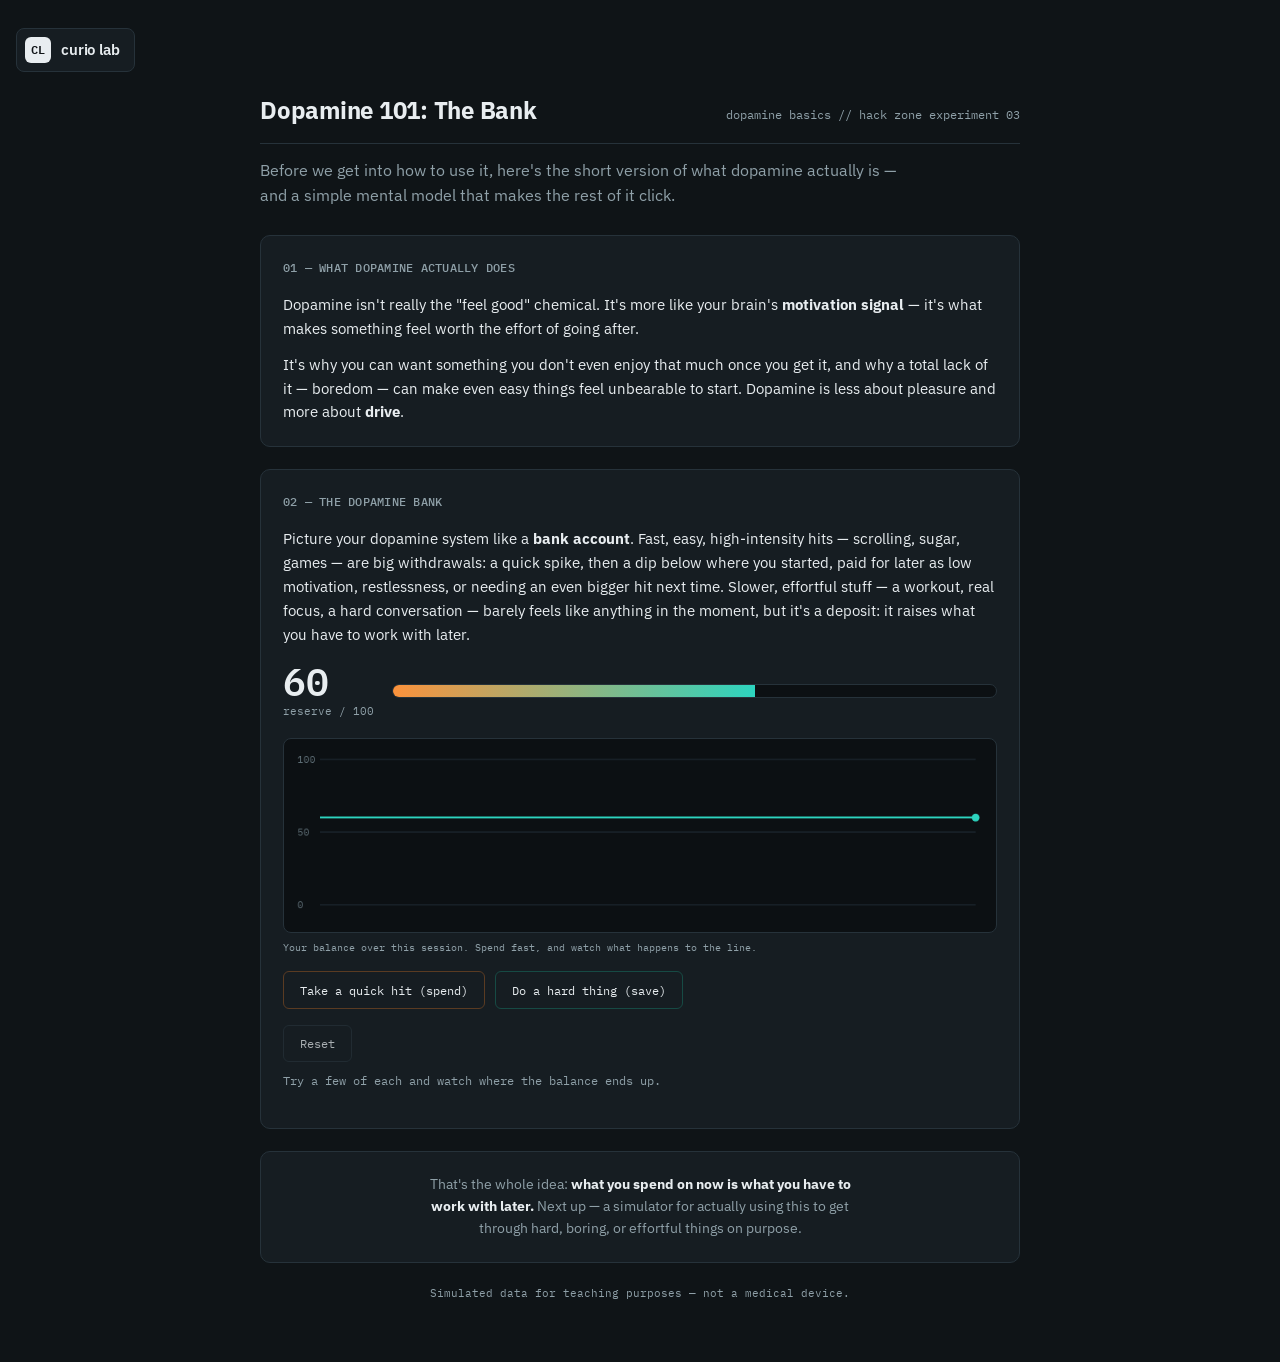
<file: dopamine-101-bank.html>
<!DOCTYPE html>
<html lang="en">
<head>
<meta charset="UTF-8">
<meta name="viewport" content="width=device-width, initial-scale=1.0">
<title>Dopamine 101: The Bank</title>
<link rel="preconnect" href="https://fonts.googleapis.com">
<link href="https://fonts.googleapis.com/css2?family=IBM+Plex+Mono:wght@400;500;600&family=IBM+Plex+Sans:wght@400;500;600;700&display=swap" rel="stylesheet">
<style>
  :root{
    --bg-deep:#0F1417;
    --panel:#161D22;
    --panel-line:#26323A;
    --text-primary:#E8EDF0;
    --text-muted:#8FA0A8;
    --save:#2DD4BF;
    --save-dim:#164A44;
    --spend:#FB923C;
    --spend-dim:#5A3B22;
  }
  *{box-sizing:border-box;}
  html,body{margin:0;padding:0;}
  body{
    background:var(--bg-deep);
    color:var(--text-primary);
    font-family:'IBM Plex Sans',sans-serif;
    line-height:1.55;
    padding:28px 16px 60px;
  }
  .wrap{max-width:760px;margin:0 auto;}

  .console-header{
    display:flex;
    align-items:baseline;
    justify-content:space-between;
    border-bottom:1px solid var(--panel-line);
    padding-bottom:14px;
    margin-bottom:6px;
    flex-wrap:wrap;
    gap:6px;
  }
  .console-header h1{font-size:1.5rem;margin:0;font-weight:700;letter-spacing:-0.01em;}
  .console-header .tag{font-family:'IBM Plex Mono',monospace;font-size:0.72rem;color:var(--text-muted);}

  .intro{color:var(--text-muted);font-size:0.98rem;max-width:64ch;margin:14px 0 28px;}
  .intro strong{color:var(--text-primary);font-weight:600;}

  .panel{
    background:var(--panel);
    border:1px solid var(--panel-line);
    border-radius:10px;
    padding:22px;
    margin-bottom:22px;
  }
  .panel h2{
    font-size:0.78rem;
    font-family:'IBM Plex Mono',monospace;
    color:var(--text-muted);
    margin:0 0 16px;
    font-weight:500;
    letter-spacing:0.02em;
  }

  .explain p{margin:0 0 12px;font-size:0.96rem;}
  .explain p:last-child{margin-bottom:0;}

  /* balance meter */
  .balance-row{
    display:flex;
    align-items:center;
    gap:18px;
    margin-bottom:18px;
    flex-wrap:wrap;
  }
  .balance-figure{
    font-family:'IBM Plex Mono',monospace;
    font-size:2.4rem;
    font-weight:600;
    color:var(--text-primary);
    line-height:1;
    transition:color 0.3s ease;
  }
  .balance-figure.spend-c{color:var(--spend);}
  .balance-figure.save-c{color:var(--save);}
  .balance-sub{
    font-family:'IBM Plex Mono',monospace;
    font-size:0.7rem;
    color:var(--text-muted);
    margin-top:2px;
  }
  .meter-bar{
    flex:1 1 220px;
    height:14px;
    background:#0C1013;
    border:1px solid var(--panel-line);
    border-radius:7px;
    overflow:hidden;
    min-width:180px;
  }
  .meter-fill{
    height:100%;
    width:60%;
    background:linear-gradient(90deg, var(--spend), var(--save));
    transition:width 0.6s ease;
  }

  /* graph */
  .graph-box{
    background:#0C1013;
    border:1px solid var(--panel-line);
    border-radius:8px;
    padding:10px;
    margin-bottom:6px;
  }
  canvas{width:100%;height:auto;display:block;}
  .graph-caption{
    font-family:'IBM Plex Mono',monospace;
    font-size:0.65rem;
    color:var(--text-muted);
    margin-top:6px;
  }

  /* buttons */
  .ctrl-row{display:flex;gap:10px;flex-wrap:wrap;align-items:center;margin-top:16px;margin-bottom:6px;}
  button.action{
    font-family:'IBM Plex Mono',monospace;
    font-size:0.78rem;
    background:transparent;
    border:1px solid var(--panel-line);
    color:var(--text-primary);
    padding:10px 16px;
    border-radius:6px;
    cursor:pointer;
    transition:border-color 0.2s ease, opacity 0.2s ease;
  }
  button.action:hover:not(:disabled){border-color:var(--text-primary);}
  button.action.b-spend{border-color:var(--spend-dim);}
  button.action.b-spend:hover{border-color:var(--spend);}
  button.action.b-save{border-color:var(--save-dim);}
  button.action.b-save:hover{border-color:var(--save);}
  button.action.b-reset{opacity:0.7;font-size:0.72rem;}

  .feedback{
    font-family:'IBM Plex Mono',monospace;
    font-size:0.75rem;
    color:var(--text-muted);
    min-height:34px;
    margin-top:10px;
    max-width:56ch;
  }

  .bridge{
    text-align:center;
    color:var(--text-muted);
    font-size:0.88rem;
    max-width:56ch;
    margin:0 auto;
  }
  .bridge strong{color:var(--text-primary);}

  footer{
    margin-top:8px;
    font-family:'IBM Plex Mono',monospace;
    font-size:0.68rem;
    color:var(--text-muted);
    text-align:center;
  }

  /* curio lab shared header */
  a.clab-header{
    display:inline-flex;
    align-items:center;
    gap:10px;
    text-decoration:none;
    padding:8px 14px 8px 8px;
    margin-bottom:20px;
    border:1px solid var(--panel-line, #26323A);
    border-radius:8px;
    background:var(--panel, #161D22);
    transition:border-color 0.2s ease, background 0.2s ease;
  }
  a.clab-header:hover{border-color:var(--text-primary, #E8EDF0);background:#1B242B;}
  .clab-logo-badge{
    font-family:'IBM Plex Mono',monospace;
    font-weight:600;
    font-size:0.78rem;
    color:var(--bg-deep, #0F1417);
    background:var(--text-primary, #E8EDF0);
    width:26px;height:26px;
    border-radius:6px;
    display:flex;align-items:center;justify-content:center;
    flex:0 0 auto;
  }
  .clab-site-name{
    font-family:'IBM Plex Sans',sans-serif;
    font-weight:600;
    font-size:0.92rem;
    color:var(--text-primary, #E8EDF0);
    letter-spacing:-0.01em;
  }
</style>
</head>
<body>
<a href="https://curio-lab.netlify.app/" class="clab-header" aria-label="Back to Curio Lab">
  <span class="clab-logo-badge">CL</span>
  <span class="clab-site-name">curio lab</span>
</a>

<div class="wrap" id="stage">

  <div class="console-header">
    <h1>Dopamine 101: The Bank</h1>
    <span class="tag">dopamine basics // hack zone experiment 03</span>
  </div>

  <p class="intro">
    Before we get into how to use it, here's the short version of what dopamine actually is —
    and a simple mental model that makes the rest of it click.
  </p>

  <div class="panel explain">
    <h2>01 — WHAT DOPAMINE ACTUALLY DOES</h2>
    <p>Dopamine isn't really the "feel good" chemical. It's more like your brain's <strong>motivation signal</strong> — it's what makes something feel worth the effort of going after.</p>
    <p>It's why you can want something you don't even enjoy that much once you get it, and why a total lack of it — boredom — can make even easy things feel unbearable to start. Dopamine is less about pleasure and more about <strong>drive</strong>.</p>
  </div>

  <div class="panel">
    <h2>02 — THE DOPAMINE BANK</h2>
    <p style="margin:0 0 16px;font-size:0.96rem;">Picture your dopamine system like a <strong>bank account</strong>. Fast, easy, high-intensity hits — scrolling, sugar, games — are big withdrawals: a quick spike, then a dip below where you started, paid for later as low motivation, restlessness, or needing an even bigger hit next time. Slower, effortful stuff — a workout, real focus, a hard conversation — barely feels like anything in the moment, but it's a deposit: it raises what you have to work with later.</p>

    <div class="balance-row">
      <div>
        <div class="balance-figure" id="balFigure">60</div>
        <div class="balance-sub">reserve / 100</div>
      </div>
      <div class="meter-bar"><div class="meter-fill" id="meterFill"></div></div>
    </div>

    <div class="graph-box">
      <canvas id="graph" width="800" height="200"></canvas>
    </div>
    <div class="graph-caption">Your balance over this session. Spend fast, and watch what happens to the line.</div>

    <div class="ctrl-row">
      <button class="action b-spend" id="spendBtn">Take a quick hit (spend)</button>
      <button class="action b-save" id="saveBtn">Do a hard thing (save)</button>
    </div>
    <div class="ctrl-row">
      <button class="action b-reset" id="resetBtn">Reset</button>
    </div>
    <div class="feedback" id="feedback">Try a few of each and watch where the balance ends up.</div>
  </div>

  <div class="panel">
    <p class="bridge">That's the whole idea: <strong>what you spend on now is what you have to work with later.</strong> Next up — a simulator for actually using this to get through hard, boring, or effortful things on purpose.</p>
  </div>

  <footer>Simulated data for teaching purposes — not a medical device.</footer>
</div>

<script>
(function(){
  const canvas = document.getElementById('graph');
  const ctx = canvas.getContext('2d');
  const W = canvas.width, H = canvas.height;
  const padL = 30, padR = 12, padT = 12, padB = 20;
  const plotW = W - padL - padR, plotH = H - padT - padB;
  const WINDOW = 18;
  const yMin = 0, yMax = 100;

  const balFigure = document.getElementById('balFigure');
  const meterFill = document.getElementById('meterFill');
  const feedback = document.getElementById('feedback');
  const spendBtn = document.getElementById('spendBtn');
  const saveBtn = document.getElementById('saveBtn');
  const resetBtn = document.getElementById('resetBtn');

  const START_BAL = 60;
  let baseline = START_BAL;      // slow-moving underlying capacity
  let events = [];               // temporary bumps: {t, amp, sigma}
  let history = [[0, START_BAL]];// [time, baseline] steps for the plotted line
  let spendStreak = 0;
  let startTs = null;
  let simTime = 0;
  let rafId = null;

  function gaussian(t, mu, sigma){
    return Math.exp(-0.5 * Math.pow((t - mu) / sigma, 2));
  }

  function baselineAt(t){
    // step function using recorded history
    let v = START_BAL;
    for(const [ht, hv] of history){
      if(ht <= t) v = hv; else break;
    }
    return v;
  }

  function valueAt(t){
    let v = baselineAt(t);
    for(const e of events){
      v += e.amp * gaussian(t, e.t, e.sigma);
    }
    return Math.max(yMin, Math.min(yMax, v));
  }

  function xForTime(t){
    const tMin = simTime - WINDOW;
    return padL + ((t - tMin) / WINDOW) * plotW;
  }
  function yForValue(v){ return padT + plotH - ((v - yMin) / (yMax - yMin)) * plotH; }

  function drawGrid(){
    ctx.clearRect(0,0,W,H);
    ctx.font = '11px IBM Plex Mono, monospace';
    ctx.fillStyle = '#63737B';
    [0,50,100].forEach(v => {
      const y = yForValue(v);
      ctx.strokeStyle = '#171F26';
      ctx.beginPath();
      ctx.moveTo(padL, y);
      ctx.lineTo(W - padR, y);
      ctx.stroke();
      ctx.fillText(v, 4, y + 4);
    });
  }

  function drawCurve(){
    const tMin = simTime - WINDOW;
    const step = WINDOW / 240;
    let pts = [];
    for(let t = tMin; t <= simTime; t += step){
      pts.push([xForTime(t), yForValue(valueAt(t))]);
    }
    if(pts.length < 2) return;

    const bal = valueAt(simTime);
    const lineColor = bal >= START_BAL ? '#2DD4BF' : (bal < START_BAL - 15 ? '#FB923C' : '#8FA0A8');

    ctx.beginPath();
    ctx.moveTo(pts[0][0], pts[0][1]);
    for(let i=1;i<pts.length;i++) ctx.lineTo(pts[i][0], pts[i][1]);
    ctx.strokeStyle = lineColor;
    ctx.lineWidth = 2.2;
    ctx.stroke();

    const last = pts[pts.length-1];
    ctx.beginPath();
    ctx.arc(last[0], last[1], 4.5, 0, Math.PI*2);
    ctx.fillStyle = lineColor;
    ctx.fill();
  }

  function updateReadouts(){
    const v = valueAt(simTime);
    balFigure.textContent = Math.round(v);
    meterFill.style.width = Math.max(4, Math.min(100, v)) + '%';
    let cls = '';
    if(v > START_BAL + 5) cls = 'save-c';
    else if(v < START_BAL - 5) cls = 'spend-c';
    balFigure.className = 'balance-figure ' + cls;
  }

  function render(){
    drawGrid();
    drawCurve();
    updateReadouts();
  }

  function tick(ts){
    if(startTs === null) startTs = ts;
    simTime = (ts - startTs) / 1000;
    render();
    rafId = requestAnimationFrame(tick);
  }

  spendBtn.addEventListener('click', () => {
    spendStreak++;
    saveStreakReset();
    const curBal = baselineAt(simTime);
    // quick spike then a dip below the new (lowered) baseline
    events.push({t: simTime, amp: 22, sigma: 0.6});
    events.push({t: simTime + 1.1, amp: -14 - spendStreak*2, sigma: 1.3});
    const drop = Math.min(6, 2 + spendStreak);
    const newBal = Math.max(10, curBal - drop);
    history.push([simTime + 0.05, newBal]);

    if(spendStreak === 1){
      feedback.textContent = "Quick spike, then a dip — that's normal for one hit.";
    } else if(spendStreak < 4){
      feedback.textContent = "Balance is drifting down. Each hit is borrowing a little more against later.";
    } else {
      feedback.textContent = "This is the pattern behind a 'dead' feeling after a long scroll session — not tired, just overdrawn.";
    }
  });

  saveBtn.addEventListener('click', () => {
    saveStreak++;
    spendStreak = 0;
    const curBal = baselineAt(simTime);
    events.push({t: simTime, amp: 6, sigma: 1.4});
    const gain = Math.min(5, 2 + Math.floor(saveStreak/2));
    const newBal = Math.min(95, curBal + gain);
    history.push([simTime + 0.05, newBal]);

    if(saveStreak === 1){
      feedback.textContent = "Barely felt like anything, right? That's normal — deposits are quiet.";
    } else if(saveStreak < 4){
      feedback.textContent = "Balance is climbing. This is what building capacity actually looks like — undramatic.";
    } else {
      feedback.textContent = "Higher reserve means more to draw on next time something's hard.";
    }
  });

  let saveStreak = 0;
  function saveStreakReset(){ saveStreak = 0; }

  resetBtn.addEventListener('click', () => {
    baseline = START_BAL;
    events = [];
    history = [[simTime, START_BAL]];
    spendStreak = 0;
    saveStreak = 0;
    feedback.textContent = "Reset. Try a few of each and watch where the balance ends up.";
  });

  rafId = requestAnimationFrame(tick);
})();
</script>

</body>
</html>
</file>
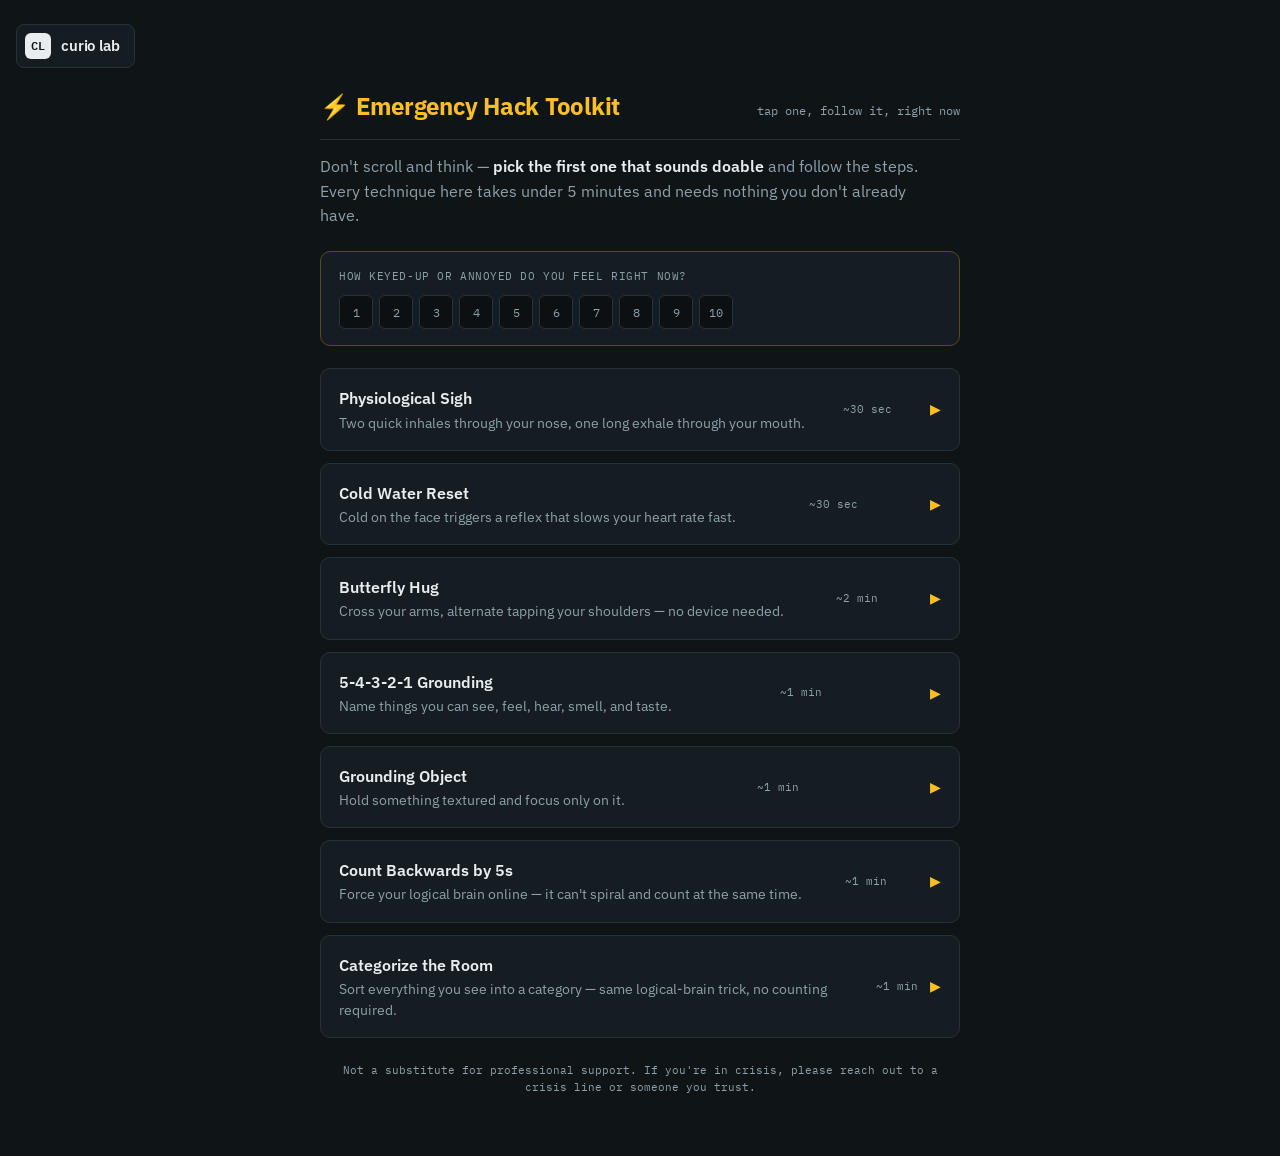
<file: emergency-toolkit.html>
<!DOCTYPE html>
<html lang="en">
<head>
<meta charset="UTF-8">
<meta name="viewport" content="width=device-width, initial-scale=1.0">
<title>Emergency Hack Toolkit</title>
<link rel="preconnect" href="https://fonts.googleapis.com">
<link href="https://fonts.googleapis.com/css2?family=IBM+Plex+Mono:wght@400;500;600&family=IBM+Plex+Sans:wght@400;500;600;700&display=swap" rel="stylesheet">
<style>
  :root{
    --bg-deep:#0F1417;
    --panel:#161D22;
    --panel-line:#26323A;
    --text-primary:#E8EDF0;
    --text-muted:#8FA0A8;
    --emergency:#FBBF24;
    --emergency-dim:#5A4A15;
    --calm:#2DD4BF;
    --calm-dim:#164A44;
  }
  *{box-sizing:border-box;}
  html,body{margin:0;padding:0;}
  body{
    background:var(--bg-deep);
    color:var(--text-primary);
    font-family:'IBM Plex Sans',sans-serif;
    line-height:1.55;
    padding:24px 16px 60px;
  }
  .wrap{max-width:640px;margin:0 auto;}

  .console-header{
    display:flex;
    align-items:baseline;
    justify-content:space-between;
    border-bottom:1px solid var(--panel-line);
    padding-bottom:14px;
    margin-bottom:6px;
    flex-wrap:wrap;
    gap:6px;
  }
  .console-header h1{font-size:1.5rem;margin:0;font-weight:700;letter-spacing:-0.01em;color:var(--emergency);}
  .console-header .tag{font-family:'IBM Plex Mono',monospace;font-size:0.72rem;color:var(--text-muted);}

  .intro{color:var(--text-muted);font-size:0.98rem;max-width:60ch;margin:14px 0 24px;}
  .intro strong{color:var(--text-primary);font-weight:600;}

  .rate-strip{
    background:var(--panel);
    border:1px solid var(--emergency-dim);
    border-radius:10px;
    padding:16px 18px;
    margin-bottom:22px;
  }
  .rate-strip .row-label{
    font-family:'IBM Plex Mono',monospace;
    font-size:0.7rem;
    color:var(--text-muted);
    text-transform:uppercase;
    letter-spacing:0.05em;
    margin-bottom:10px;
  }
  .rate-scale{display:flex;gap:6px;flex-wrap:wrap;}
  .rate-btn{
    font-family:'IBM Plex Mono',monospace;
    font-size:0.78rem;
    background:#0C1013;
    border:1px solid var(--panel-line);
    color:var(--text-muted);
    width:34px;height:34px;
    border-radius:6px;
    cursor:pointer;
    transition:border-color 0.2s ease,color 0.2s ease;
  }
  .rate-btn.active{border-color:var(--emergency);color:var(--text-primary);}

  .cards{display:flex;flex-direction:column;gap:12px;}
  .card{
    background:var(--panel);
    border:1px solid var(--panel-line);
    border-radius:10px;
    overflow:hidden;
  }
  .card-head{
    display:flex;
    align-items:center;
    justify-content:space-between;
    gap:12px;
    padding:16px 18px;
    cursor:pointer;
    user-select:none;
  }
  .card-head:hover{background:#1B242B;}
  .card-title{font-size:1.02rem;font-weight:600;color:var(--text-primary);}
  .card-tagline{font-size:0.85rem;color:var(--text-muted);margin-top:2px;}
  .card-meta{
    font-family:'IBM Plex Mono',monospace;
    font-size:0.68rem;
    color:var(--text-muted);
    white-space:nowrap;
    flex:0 0 auto;
  }
  .chevron{
    flex:0 0 auto;
    font-family:'IBM Plex Mono',monospace;
    color:var(--emergency);
    transition:transform 0.25s ease;
    font-size:0.9rem;
  }
  .card.open .chevron{transform:rotate(90deg);}

  .card-body{
    max-height:0;
    overflow:hidden;
    transition:max-height 0.3s ease;
  }
  .card.open .card-body{max-height:600px;}
  .card-body-inner{
    padding:0 18px 18px;
    border-top:1px solid var(--panel-line);
    padding-top:14px;
  }
  .steps{margin:0;padding-left:0;list-style:none;}
  .steps li{
    display:flex;
    gap:10px;
    margin-bottom:10px;
    align-items:flex-start;
    font-size:0.92rem;
    color:var(--text-muted);
  }
  .steps li:last-child{margin-bottom:0;}
  .steps .num{
    flex:0 0 auto;
    font-family:'IBM Plex Mono',monospace;
    font-size:0.72rem;
    color:var(--emergency);
    border:1px solid var(--emergency-dim);
    border-radius:5px;
    width:20px;height:20px;
    display:flex;align-items:center;justify-content:center;
    margin-top:1px;
  }

  .start-btn{
    font-family:'IBM Plex Mono',monospace;
    font-size:0.76rem;
    background:transparent;
    border:1px solid var(--emergency-dim);
    color:var(--emergency);
    padding:9px 14px;
    border-radius:6px;
    cursor:pointer;
    margin-top:14px;
    transition:border-color 0.2s ease, background 0.2s ease;
  }
  .start-btn:hover{border-color:var(--emergency);background:rgba(251,191,36,0.08);}

  .timer-readout{
    font-family:'IBM Plex Mono',monospace;
    font-size:1.4rem;
    font-weight:600;
    color:var(--emergency);
    margin-top:10px;
    display:none;
  }
  .timer-readout.show{display:block;}

  footer{
    margin-top:24px;
    font-family:'IBM Plex Mono',monospace;
    font-size:0.68rem;
    color:var(--text-muted);
    text-align:center;
  }

  /* curio lab shared header */
  a.clab-header{
    display:inline-flex;
    align-items:center;
    gap:10px;
    text-decoration:none;
    padding:8px 14px 8px 8px;
    margin-bottom:20px;
    border:1px solid var(--panel-line, #26323A);
    border-radius:8px;
    background:var(--panel, #161D22);
    transition:border-color 0.2s ease, background 0.2s ease;
  }
  a.clab-header:hover{border-color:var(--text-primary, #E8EDF0);background:#1B242B;}
  .clab-logo-badge{
    font-family:'IBM Plex Mono',monospace;
    font-weight:600;
    font-size:0.78rem;
    color:var(--bg-deep, #0F1417);
    background:var(--text-primary, #E8EDF0);
    width:26px;height:26px;
    border-radius:6px;
    display:flex;align-items:center;justify-content:center;
    flex:0 0 auto;
  }
  .clab-site-name{
    font-family:'IBM Plex Sans',sans-serif;
    font-weight:600;
    font-size:0.92rem;
    color:var(--text-primary, #E8EDF0);
    letter-spacing:-0.01em;
  }
</style>
</head>
<body>
<a href="https://curio-lab.netlify.app/" class="clab-header" aria-label="Back to Curio Lab">
  <span class="clab-logo-badge">CL</span>
  <span class="clab-site-name">curio lab</span>
</a>

<div class="wrap">

  <div class="console-header">
    <h1>⚡ Emergency Hack Toolkit</h1>
    <span class="tag">tap one, follow it, right now</span>
  </div>

  <p class="intro">
    Don't scroll and think — <strong>pick the first one that sounds doable</strong> and follow the steps.
    Every technique here takes under 5 minutes and needs nothing you don't already have.
  </p>

  <div class="rate-strip">
    <div class="row-label">How keyed-up or annoyed do you feel right now?</div>
    <div class="rate-scale" id="rateScale">
      <!-- filled by JS 1-10 -->
    </div>
  </div>

  <div class="cards" id="cardList">

    <div class="card" data-time="30s">
      <div class="card-head">
        <div>
          <div class="card-title">Physiological Sigh</div>
          <div class="card-tagline">Two quick inhales through your nose, one long exhale through your mouth.</div>
        </div>
        <div class="card-meta">~30 sec</div>
        <div class="chevron">▶</div>
      </div>
      <div class="card-body">
        <div class="card-body-inner">
          <ol class="steps">
            <li><span class="num">1</span>Inhale deeply through your nose.</li>
            <li><span class="num">2</span>Without exhaling, sip in a second small inhale through your nose on top of the first.</li>
            <li><span class="num">3</span>Exhale slowly and fully through your mouth until your lungs feel empty.</li>
            <li><span class="num">4</span>Repeat for up to 3 cycles.</li>
          </ol>
          <button class="start-btn" data-duration="30">Start 30-second timer</button>
          <div class="timer-readout">30</div>
        </div>
      </div>
    </div>

    <div class="card" data-time="30s">
      <div class="card-head">
        <div>
          <div class="card-title">Cold Water Reset</div>
          <div class="card-tagline">Cold on the face triggers a reflex that slows your heart rate fast.</div>
        </div>
        <div class="card-meta">~30 sec</div>
        <div class="chevron">▶</div>
      </div>
      <div class="card-body">
        <div class="card-body-inner">
          <ol class="steps">
            <li><span class="num">1</span>Get to cold water, a cold pack, or even a cold can/bottle.</li>
            <li><span class="num">2</span>Press it firmly against your cheeks and forehead, or splash your face.</li>
            <li><span class="num">3</span>Hold for 15 to 30 seconds.</li>
          </ol>
          <button class="start-btn" data-duration="30">Start 30-second timer</button>
          <div class="timer-readout">30</div>
        </div>
      </div>
    </div>

    <div class="card" data-time="2 min">
      <div class="card-head">
        <div>
          <div class="card-title">Butterfly Hug</div>
          <div class="card-tagline">Cross your arms, alternate tapping your shoulders — no device needed.</div>
        </div>
        <div class="card-meta">~2 min</div>
        <div class="chevron">▶</div>
      </div>
      <div class="card-body">
        <div class="card-body-inner">
          <ol class="steps">
            <li><span class="num">1</span>Cross your arms over your chest, hands resting on opposite shoulders.</li>
            <li><span class="num">2</span>Alternate gently tapping your left hand, then your right hand, at a slow steady pace.</li>
            <li><span class="num">3</span>Keep going for 2 to 3 minutes.</li>
          </ol>
          <button class="start-btn" data-duration="120">Start 2-minute timer</button>
          <div class="timer-readout">120</div>
        </div>
      </div>
    </div>

    <div class="card" data-time="1 min">
      <div class="card-head">
        <div>
          <div class="card-title">5-4-3-2-1 Grounding</div>
          <div class="card-tagline">Name things you can see, feel, hear, smell, and taste.</div>
        </div>
        <div class="card-meta">~1 min</div>
        <div class="chevron">▶</div>
      </div>
      <div class="card-body">
        <div class="card-body-inner">
          <ol class="steps">
            <li><span class="num">1</span>Name 5 things you can see around you.</li>
            <li><span class="num">2</span>Name 4 things you can physically feel.</li>
            <li><span class="num">3</span>Name 3 things you can hear.</li>
            <li><span class="num">4</span>Name 2 things you can smell.</li>
            <li><span class="num">5</span>Name 1 thing you can taste.</li>
          </ol>
        </div>
      </div>
    </div>

    <div class="card" data-time="1 min">
      <div class="card-head">
        <div>
          <div class="card-title">Grounding Object</div>
          <div class="card-tagline">Hold something textured and focus only on it.</div>
        </div>
        <div class="card-meta">~1 min</div>
        <div class="chevron">▶</div>
      </div>
      <div class="card-body">
        <div class="card-body-inner">
          <ol class="steps">
            <li><span class="num">1</span>Grab any small object near you — a coin, your keys, a piece of fabric.</li>
            <li><span class="num">2</span>Hold it and notice only its texture, weight, and temperature.</li>
            <li><span class="num">3</span>When your mind wanders, gently bring it back to the object.</li>
          </ol>
          <button class="start-btn" data-duration="60">Start 1-minute timer</button>
          <div class="timer-readout">60</div>
        </div>
      </div>
    </div>

    <div class="card" data-time="1 min">
      <div class="card-head">
        <div>
          <div class="card-title">Count Backwards by 5s</div>
          <div class="card-tagline">Force your logical brain online — it can't spiral and count at the same time.</div>
        </div>
        <div class="card-meta">~1 min</div>
        <div class="chevron">▶</div>
      </div>
      <div class="card-body">
        <div class="card-body-inner">
          <ol class="steps">
            <li><span class="num">1</span>Pick a number between 90 and 100.</li>
            <li><span class="num">2</span>Count backwards from it by 5s out loud (100, 95, 90...).</li>
            <li><span class="num">3</span>If you lose track, that's fine — just pick up and keep going for about a minute.</li>
          </ol>
          <button class="start-btn" data-duration="60">Start 1-minute timer</button>
          <div class="timer-readout">60</div>
        </div>
      </div>
    </div>

    <div class="card" data-time="1 min">
      <div class="card-head">
        <div>
          <div class="card-title">Categorize the Room</div>
          <div class="card-tagline">Sort everything you see into a category — same logical-brain trick, no counting required.</div>
        </div>
        <div class="card-meta">~1 min</div>
        <div class="chevron">▶</div>
      </div>
      <div class="card-body">
        <div class="card-body-inner">
          <ol class="steps">
            <li><span class="num">1</span>Look around the room and pick a category: color, material, size, or shape.</li>
            <li><span class="num">2</span>Silently sort everything you see into that category.</li>
            <li><span class="num">3</span>Keep going until you've sorted at least 15 to 20 objects.</li>
          </ol>
          <button class="start-btn" data-duration="60">Start 1-minute timer</button>
          <div class="timer-readout">60</div>
        </div>
      </div>
    </div>

  </div>

  <footer>Not a substitute for professional support. If you're in crisis, please reach out to a crisis line or someone you trust.</footer>
</div>

<script>
(function(){
  // rating scale 1-10
  const rateScale = document.getElementById('rateScale');
  for(let i=1;i<=10;i++){
    const b = document.createElement('button');
    b.className = 'rate-btn';
    b.textContent = i;
    b.addEventListener('click', ()=>{
      rateScale.querySelectorAll('.rate-btn').forEach(x=>x.classList.remove('active'));
      b.classList.add('active');
    });
    rateScale.appendChild(b);
  }

  // accordion cards
  document.querySelectorAll('.card-head').forEach(head=>{
    head.addEventListener('click', ()=>{
      const card = head.parentElement;
      const wasOpen = card.classList.contains('open');
      document.querySelectorAll('.card.open').forEach(c=>c.classList.remove('open'));
      if(!wasOpen) card.classList.add('open');
    });
  });

  // per-card countdown timers
  document.querySelectorAll('.start-btn').forEach(btn=>{
    btn.addEventListener('click', (e)=>{
      e.stopPropagation();
      const duration = parseInt(btn.dataset.duration, 10);
      const readout = btn.nextElementSibling;
      let remaining = duration;
      readout.textContent = remaining;
      readout.classList.add('show');
      btn.disabled = true;
      btn.textContent = 'Running…';
      const iv = setInterval(()=>{
        remaining--;
        if(remaining <= 0){
          clearInterval(iv);
          readout.textContent = 'Done';
          btn.disabled = false;
          btn.textContent = 'Run again';
        } else {
          readout.textContent = remaining;
        }
      }, 1000);
    });
  });
})();
</script>

</body>
</html>
</file>
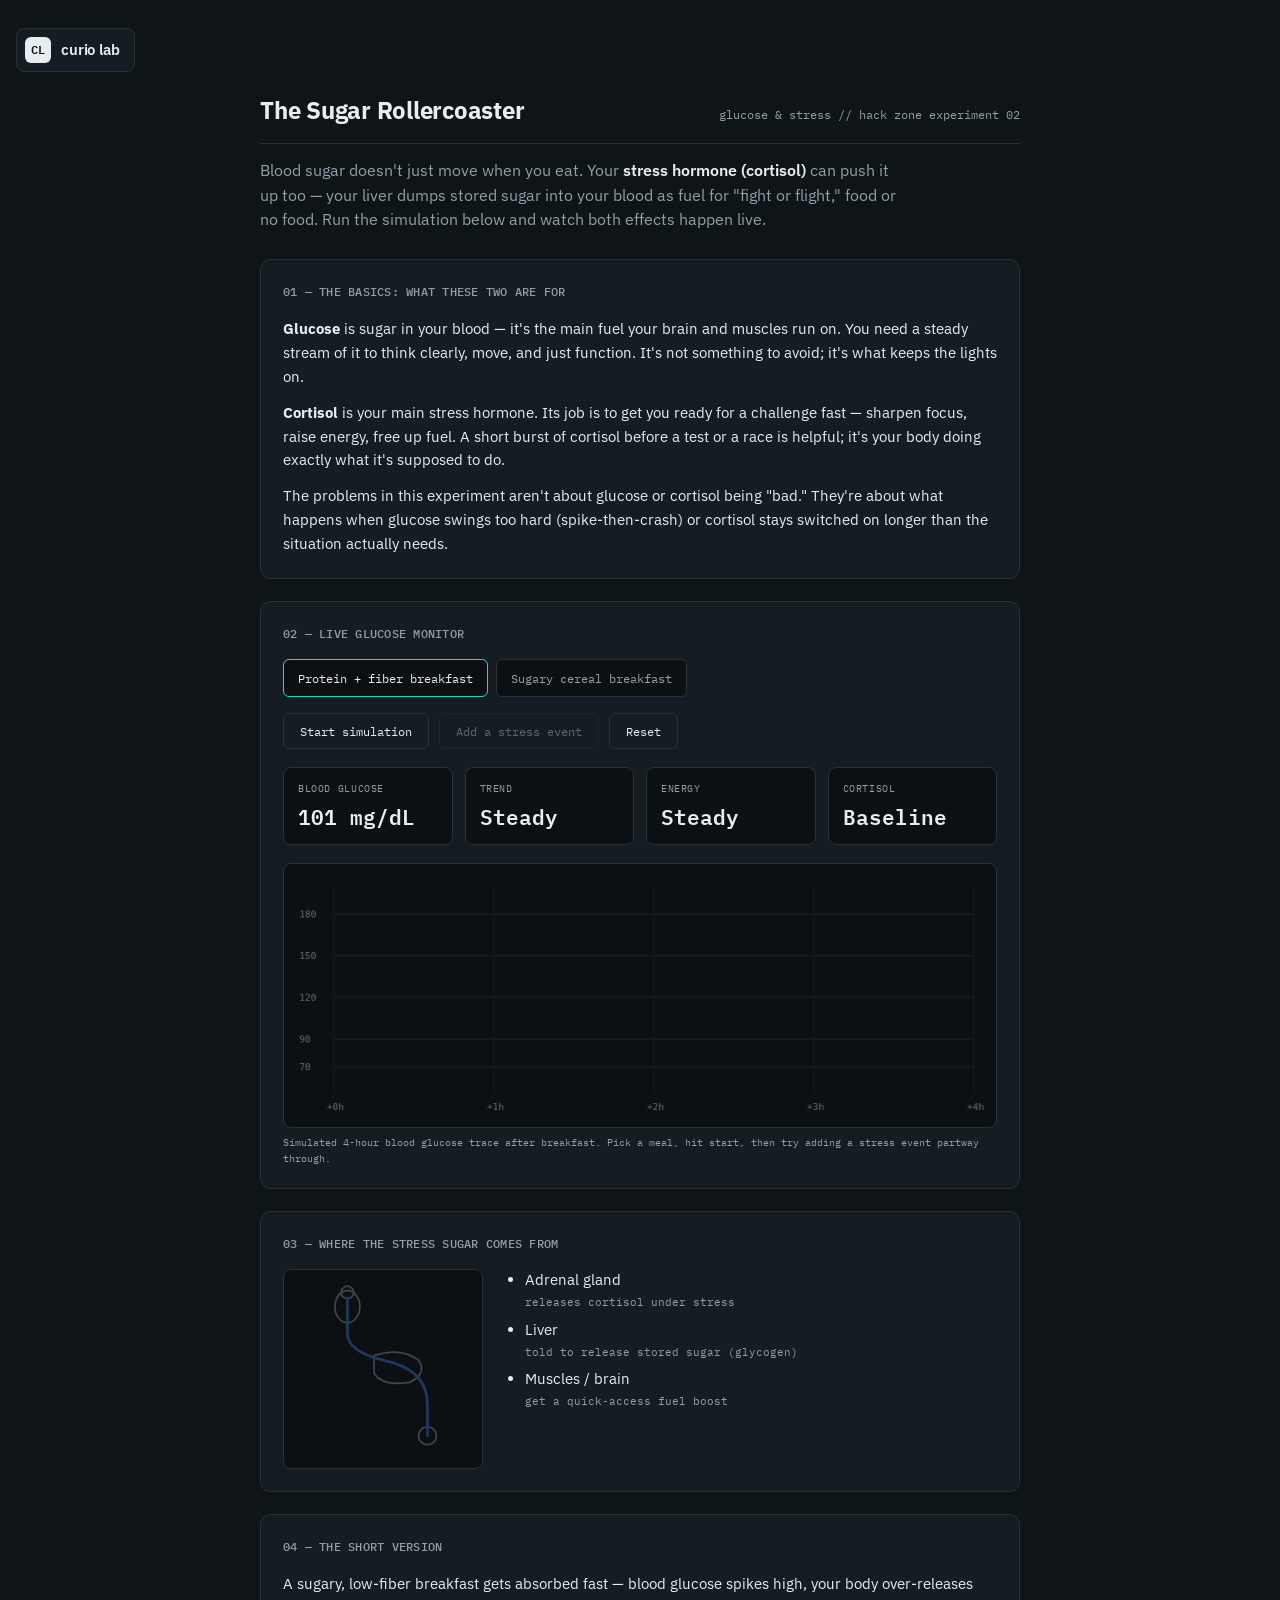
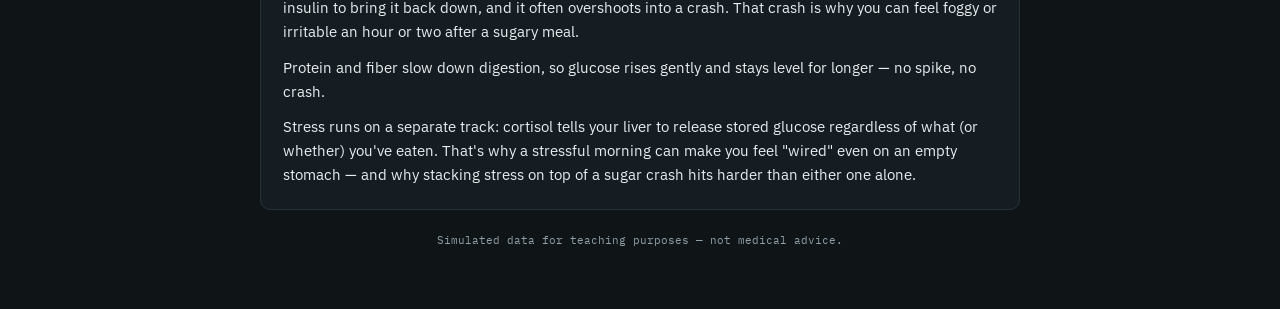
<file: glucose-stress-explainer.html>
<!DOCTYPE html>
<html lang="en">
<head>
<meta charset="UTF-8">
<meta name="viewport" content="width=device-width, initial-scale=1.0">
<title>The Sugar Rollercoaster: Glucose &amp; Stress</title>
<link rel="preconnect" href="https://fonts.googleapis.com">
<link href="https://fonts.googleapis.com/css2?family=IBM+Plex+Mono:wght@400;500;600&family=IBM+Plex+Sans:wght@400;500;600;700&display=swap" rel="stylesheet">
<style>
  :root{
    --bg-deep:#0F1417;
    --panel:#161D22;
    --panel-line:#26323A;
    --text-primary:#E8EDF0;
    --text-muted:#8FA0A8;
    --calm:#2DD4BF;
    --stress:#FB923C;
    --cortisol:#60A5FA;
    --cortisol-dim:#1E3A5F;
  }
  *{box-sizing:border-box;}
  html,body{margin:0;padding:0;}
  body{
    background:var(--bg-deep);
    color:var(--text-primary);
    font-family:'IBM Plex Sans',sans-serif;
    line-height:1.55;
    padding:28px 16px 60px;
  }
  .wrap{max-width:760px;margin:0 auto;}

  .console-header{
    display:flex;
    align-items:baseline;
    justify-content:space-between;
    border-bottom:1px solid var(--panel-line);
    padding-bottom:14px;
    margin-bottom:6px;
    flex-wrap:wrap;
    gap:6px;
  }
  .console-header h1{font-size:1.5rem;margin:0;font-weight:700;letter-spacing:-0.01em;}
  .console-header .tag{font-family:'IBM Plex Mono',monospace;font-size:0.72rem;color:var(--text-muted);}

  .intro{color:var(--text-muted);font-size:0.98rem;max-width:64ch;margin:14px 0 28px;}
  .intro strong{color:var(--text-primary);font-weight:600;}

  .panel{
    background:var(--panel);
    border:1px solid var(--panel-line);
    border-radius:10px;
    padding:22px;
    margin-bottom:22px;
  }
  .panel h2{
    font-size:0.78rem;
    font-family:'IBM Plex Mono',monospace;
    color:var(--text-muted);
    margin:0 0 16px;
    font-weight:500;
    letter-spacing:0.02em;
  }

  /* readouts */
  .readouts{
    display:grid;
    grid-template-columns:repeat(auto-fit,minmax(120px,1fr));
    gap:12px;
    margin-bottom:18px;
  }
  .readout{
    background:#0C1013;
    border:1px solid var(--panel-line);
    border-radius:8px;
    padding:12px 14px;
  }
  .readout .label{
    font-family:'IBM Plex Mono',monospace;
    font-size:0.65rem;
    color:var(--text-muted);
    text-transform:uppercase;
    letter-spacing:0.06em;
  }
  .readout .value{
    font-family:'IBM Plex Mono',monospace;
    font-size:1.3rem;
    font-weight:600;
    margin-top:4px;
    color:var(--text-primary);
    transition:color 0.3s ease;
  }
  .readout .value.hot{color:var(--stress);}
  .readout .value.cool{color:var(--calm);}
  .readout .value.cort{color:var(--cortisol);}

  /* graph */
  .graph-box{
    background:#0C1013;
    border:1px solid var(--panel-line);
    border-radius:8px;
    padding:10px;
    margin-bottom:6px;
  }
  canvas{width:100%;height:auto;display:block;}
  .graph-caption{
    font-family:'IBM Plex Mono',monospace;
    font-size:0.65rem;
    color:var(--text-muted);
    margin-top:6px;
  }

  /* meal selector */
  .seg-row{display:flex;gap:8px;flex-wrap:wrap;margin-bottom:16px;}
  .seg-btn{
    font-family:'IBM Plex Mono',monospace;
    font-size:0.78rem;
    background:#0C1013;
    border:1px solid var(--panel-line);
    color:var(--text-muted);
    padding:10px 14px;
    border-radius:6px;
    cursor:pointer;
    transition:border-color 0.2s ease,color 0.2s ease;
  }
  .seg-btn.active{
    border-color:var(--calm);
    color:var(--text-primary);
  }
  .seg-btn[data-meal="sugar"].active{border-color:var(--stress);}

  .ctrl-row{display:flex;gap:10px;flex-wrap:wrap;align-items:center;}
  button.action{
    font-family:'IBM Plex Mono',monospace;
    font-size:0.78rem;
    background:transparent;
    border:1px solid var(--panel-line);
    color:var(--text-primary);
    padding:9px 16px;
    border-radius:6px;
    cursor:pointer;
    transition:border-color 0.2s ease, opacity 0.2s ease;
  }
  button.action:hover:not(:disabled){border-color:var(--calm);}
  button.action:disabled{opacity:0.35;cursor:default;}
  button.spike{border-color:var(--cortisol-dim);}
  button.spike:hover:not(:disabled){border-color:var(--cortisol);}

  /* diagram */
  .diagram-row{display:flex;gap:24px;align-items:flex-start;flex-wrap:wrap;}
  .diagram-box{
    flex:0 0 200px;
    background:#0C1013;
    border:1px solid var(--panel-line);
    border-radius:8px;
    padding:10px;
  }
  .diagram-box svg{width:100%;height:auto;display:block;}
  .cort-path{
    fill:none;
    stroke:var(--cortisol-dim);
    stroke-width:3;
    stroke-linecap:round;
    transition:stroke 0.4s ease;
  }
  .stage.cortisol-active .cort-path{stroke:var(--cortisol);}
  .stage.cortisol-active .pulse-dot{opacity:1;animation:travel 1.8s linear infinite;}
  .pulse-dot{r:4;fill:var(--cortisol);opacity:0;offset-path:path('M60,20 L60,60 Q60,80 100,90 Q150,100 150,140 L150,175');}
  @keyframes travel{
    0%{offset-distance:0%;opacity:0;}
    8%{opacity:1;}
    92%{opacity:1;}
    100%{offset-distance:100%;opacity:0;}
  }
  .diagram-notes{flex:1 1 220px;min-width:220px;}
  .diagram-notes ul{margin:0;padding-left:18px;}
  .diagram-notes li{margin-bottom:8px;font-size:0.92rem;}
  .diagram-notes li span{
    display:block;
    font-family:'IBM Plex Mono',monospace;
    font-size:0.68rem;
    color:var(--text-muted);
    margin-top:2px;
  }

  .explain p{margin:0 0 12px;font-size:0.96rem;}
  .explain p:last-child{margin-bottom:0;}

  footer{
    margin-top:8px;
    font-family:'IBM Plex Mono',monospace;
    font-size:0.68rem;
    color:var(--text-muted);
    text-align:center;
  }

  /* curio lab shared header */
  a.clab-header{
    display:inline-flex;
    align-items:center;
    gap:10px;
    text-decoration:none;
    padding:8px 14px 8px 8px;
    margin-bottom:20px;
    border:1px solid var(--panel-line, #26323A);
    border-radius:8px;
    background:var(--panel, #161D22);
    transition:border-color 0.2s ease, background 0.2s ease;
  }
  a.clab-header:hover{border-color:var(--text-primary, #E8EDF0);background:#1B242B;}
  .clab-logo-badge{
    font-family:'IBM Plex Mono',monospace;
    font-weight:600;
    font-size:0.78rem;
    color:var(--bg-deep, #0F1417);
    background:var(--text-primary, #E8EDF0);
    width:26px;height:26px;
    border-radius:6px;
    display:flex;align-items:center;justify-content:center;
    flex:0 0 auto;
  }
  .clab-site-name{
    font-family:'IBM Plex Sans',sans-serif;
    font-weight:600;
    font-size:0.92rem;
    color:var(--text-primary, #E8EDF0);
    letter-spacing:-0.01em;
  }
</style>
</head>
<body>
<a href="https://curio-lab.netlify.app/" class="clab-header" aria-label="Back to Curio Lab">
  <span class="clab-logo-badge">CL</span>
  <span class="clab-site-name">curio lab</span>
</a>

<div class="wrap stage" id="stage">

  <div class="console-header">
    <h1>The Sugar Rollercoaster</h1>
    <span class="tag">glucose &amp; stress // hack zone experiment 02</span>
  </div>

  <p class="intro">
    Blood sugar doesn't just move when you eat. Your <strong>stress hormone (cortisol)</strong> can push it up
    too — your liver dumps stored sugar into your blood as fuel for "fight or flight," food or no food.
    Run the simulation below and watch both effects happen live.
  </p>

  <div class="panel explain">
    <h2>01 — THE BASICS: WHAT THESE TWO ARE FOR</h2>
    <p><strong>Glucose</strong> is sugar in your blood — it's the main fuel your brain and muscles run on. You need a steady stream of it to think clearly, move, and just function. It's not something to avoid; it's what keeps the lights on.</p>
    <p><strong>Cortisol</strong> is your main stress hormone. Its job is to get you ready for a challenge fast — sharpen focus, raise energy, free up fuel. A short burst of cortisol before a test or a race is helpful; it's your body doing exactly what it's supposed to do.</p>
    <p>The problems in this experiment aren't about glucose or cortisol being "bad." They're about what happens when glucose swings too hard (spike-then-crash) or cortisol stays switched on longer than the situation actually needs.</p>
  </div>

  <div class="panel">
    <h2>02 — LIVE GLUCOSE MONITOR</h2>
    <div class="seg-row">
      <button class="seg-btn active" data-meal="protein">Protein + fiber breakfast</button>
      <button class="seg-btn" data-meal="sugar">Sugary cereal breakfast</button>
    </div>
    <div class="ctrl-row" style="margin-bottom:18px;">
      <button class="action" id="startBtn">Start simulation</button>
      <button class="action spike" id="spikeBtn" disabled>Add a stress event</button>
      <button class="action" id="resetBtn">Reset</button>
    </div>
    <div class="readouts">
      <div class="readout"><div class="label">Blood glucose</div><div class="value" id="glucVal">90 mg/dL</div></div>
      <div class="readout"><div class="label">Trend</div><div class="value" id="trendVal">Steady</div></div>
      <div class="readout"><div class="label">Energy</div><div class="value" id="energyVal">Steady</div></div>
      <div class="readout"><div class="label">Cortisol</div><div class="value" id="cortVal">Baseline</div></div>
    </div>
    <div class="graph-box">
      <canvas id="graph" width="800" height="280"></canvas>
    </div>
    <div class="graph-caption">Simulated 4-hour blood glucose trace after breakfast. Pick a meal, hit start, then try adding a stress event partway through.</div>
  </div>

  <div class="panel">
    <h2>03 — WHERE THE STRESS SUGAR COMES FROM</h2>
    <div class="diagram-row">
      <div class="diagram-box">
        <svg viewBox="0 0 200 200">
          <!-- kidney + adrenal -->
          <ellipse cx="60" cy="30" rx="14" ry="18" fill="none" stroke="#3A4750" stroke-width="2"/>
          <circle cx="60" cy="14" r="7" fill="none" stroke="#3A4750" stroke-width="2"/>
          <!-- liver -->
          <path d="M90,85 Q120,75 140,90 Q150,105 130,115 Q100,120 90,105 Z" fill="none" stroke="#3A4750" stroke-width="2"/>
          <!-- muscle/brain target -->
          <circle cx="150" cy="175" r="10" fill="none" stroke="#3A4750" stroke-width="2"/>
          <path class="cort-path" d="M60,20 L60,60 Q60,80 100,90 Q150,100 150,140 L150,175"/>
          <circle class="pulse-dot" cx="0" cy="0"/>
        </svg>
      </div>
      <div class="diagram-notes">
        <ul>
          <li>Adrenal gland <span>releases cortisol under stress</span></li>
          <li>Liver <span>told to release stored sugar (glycogen)</span></li>
          <li>Muscles / brain <span>get a quick-access fuel boost</span></li>
        </ul>
      </div>
    </div>
  </div>

  <div class="panel explain">
    <h2>04 — THE SHORT VERSION</h2>
    <p>A sugary, low-fiber breakfast gets absorbed fast — blood glucose spikes high, your body over-releases insulin to bring it back down, and it often overshoots into a crash. That crash is why you can feel foggy or irritable an hour or two after a sugary meal.</p>
    <p>Protein and fiber slow down digestion, so glucose rises gently and stays level for longer — no spike, no crash.</p>
    <p>Stress runs on a separate track: cortisol tells your liver to release stored glucose regardless of what (or whether) you've eaten. That's why a stressful morning can make you feel "wired" even on an empty stomach — and why stacking stress on top of a sugar crash hits harder than either one alone.</p>
  </div>

  <footer>Simulated data for teaching purposes — not medical advice.</footer>
</div>

<script>
(function(){
  const stage = document.getElementById('stage');
  const canvas = document.getElementById('graph');
  const ctx = canvas.getContext('2d');
  const W = canvas.width, H = canvas.height;
  const padL = 46, padR = 14, padT = 14, padB = 26;
  const plotW = W - padL - padR, plotH = H - padT - padB;
  const MIN_MINUTES = 0, MAX_MINUTES = 240;
  const yMin = 50, yMax = 200;

  const glucVal = document.getElementById('glucVal');
  const trendVal = document.getElementById('trendVal');
  const energyVal = document.getElementById('energyVal');
  const cortVal = document.getElementById('cortVal');
  const startBtn = document.getElementById('startBtn');
  const spikeBtn = document.getElementById('spikeBtn');
  const resetBtn = document.getElementById('resetBtn');
  const segBtns = document.querySelectorAll('.seg-btn');

  let meal = 'protein';
  let running = false;
  let startTime = null;
  let currentMinute = 0;
  let spikeTime = null;
  let rafId = null;

  function gaussian(t, mu, sigma){
    return Math.exp(-0.5 * Math.pow((t - mu) / sigma, 2));
  }

  function baseCurve(t){
    const baseline = 90;
    if(meal === 'sugar'){
      const spike = 90 * gaussian(t, 30, 18);
      const dip = 27 * gaussian(t, 100, 30);
      return baseline + spike - dip;
    } else {
      const bump = 30 * gaussian(t, 65, 45);
      return baseline + bump;
    }
  }

  function stressBump(t){
    if(spikeTime === null) return 0;
    if(t < spikeTime) return 0;
    return 35 * gaussian(t, spikeTime + 20, 22);
  }

  function valueAt(t){
    let v = baseCurve(t) + stressBump(t);
    return Math.max(50, Math.min(200, v));
  }

  function xForMinute(m){ return padL + (m / MAX_MINUTES) * plotW; }
  function yForValue(v){ return padT + plotH - ((v - yMin) / (yMax - yMin)) * plotH; }

  function drawGrid(){
    ctx.clearRect(0,0,W,H);
    ctx.strokeStyle = '#1E2830';
    ctx.lineWidth = 1;
    ctx.font = '11px IBM Plex Mono, monospace';
    ctx.fillStyle = '#63737B';

    [70,90,120,150,180].forEach(v => {
      const y = yForValue(v);
      ctx.beginPath();
      ctx.moveTo(padL, y);
      ctx.lineTo(W - padR, y);
      ctx.stroke();
      ctx.fillText(v, 6, y + 4);
    });

    for(let h=0; h<=4; h++){
      const x = xForMinute(h*60);
      ctx.beginPath();
      ctx.moveTo(x, padT);
      ctx.lineTo(x, H - padB);
      ctx.strokeStyle = '#171F26';
      ctx.stroke();
      ctx.fillStyle = '#63737B';
      ctx.fillText('+' + h + 'h', x - 8, H - 8);
    }

    if(spikeTime !== null){
      const x = xForMinute(spikeTime);
      ctx.strokeStyle = 'rgba(96,165,250,0.5)';
      ctx.setLineDash([4,3]);
      ctx.beginPath();
      ctx.moveTo(x, padT);
      ctx.lineTo(x, H - padB);
      ctx.stroke();
      ctx.setLineDash([]);
    }
  }

  function drawCurve(uptoMinute){
    const lineColor = meal === 'sugar' ? '#FB923C' : '#2DD4BF';
    const fillColor = meal === 'sugar' ? 'rgba(251,146,60,0.12)' : 'rgba(45,212,191,0.12)';
    const step = 2;
    let pts = [];
    for(let m=0; m<=uptoMinute; m+=step){
      pts.push([xForMinute(m), yForValue(valueAt(m))]);
    }
    if(pts.length < 2) return;

    ctx.beginPath();
    ctx.moveTo(pts[0][0], pts[0][1]);
    for(let i=1;i<pts.length;i++) ctx.lineTo(pts[i][0], pts[i][1]);
    ctx.strokeStyle = lineColor;
    ctx.lineWidth = 2.4;
    ctx.stroke();

    ctx.lineTo(pts[pts.length-1][0], H - padB);
    ctx.lineTo(pts[0][0], H - padB);
    ctx.closePath();
    ctx.fillStyle = fillColor;
    ctx.fill();

    const last = pts[pts.length-1];
    ctx.beginPath();
    ctx.arc(last[0], last[1], 4.5, 0, Math.PI*2);
    ctx.fillStyle = lineColor;
    ctx.fill();
  }

  function updateReadouts(t){
    const v = valueAt(t);
    const prev = valueAt(Math.max(0, t-5));
    const delta = v - prev;

    glucVal.textContent = Math.round(v) + ' mg/dL';
    glucVal.className = 'value' + (v > 150 ? ' hot' : (v < 75 ? ' cort' : ''));

    let trend = 'Steady';
    if(delta > 1.2) trend = 'Rising';
    else if(delta < -1.2) trend = 'Falling';
    trendVal.textContent = trend;

    let energy = 'Steady';
    let energyClass = '';
    if(v > 150){ energy = 'Wired / jittery'; energyClass='hot'; }
    else if(v < 75){ energy = 'Crashing'; energyClass='cort'; }
    energyVal.textContent = energy;
    energyVal.className = 'value ' + energyClass;

    const inSpikeWindow = spikeTime !== null && t >= spikeTime && t <= spikeTime + 70;
    cortVal.textContent = inSpikeWindow ? 'Elevated' : 'Baseline';
    cortVal.className = 'value' + (inSpikeWindow ? ' cort' : '');
    stage.classList.toggle('cortisol-active', inSpikeWindow);
  }

  function render(t){
    drawGrid();
    drawCurve(t);
    updateReadouts(t);
  }

  function tick(ts){
    if(!running) return;
    if(startTime === null) startTime = ts;
    const elapsed = ts - startTime;
    currentMinute = Math.min(MAX_MINUTES, (elapsed/1000) * 12); // 12 sim-minutes per real second
    render(currentMinute);
    if(currentMinute >= MAX_MINUTES){
      running = false;
      startBtn.disabled = false;
      spikeBtn.disabled = true;
      return;
    }
    rafId = requestAnimationFrame(tick);
  }

  function resetSim(){
    running = false;
    if(rafId) cancelAnimationFrame(rafId);
    startTime = null;
    currentMinute = 0;
    spikeTime = null;
    startBtn.disabled = false;
    spikeBtn.disabled = true;
    render(0);
  }

  segBtns.forEach(btn => {
    btn.addEventListener('click', () => {
      segBtns.forEach(b => b.classList.remove('active'));
      btn.classList.add('active');
      meal = btn.dataset.meal;
      resetSim();
    });
  });

  startBtn.addEventListener('click', () => {
    resetSim();
    running = true;
    startBtn.disabled = true;
    spikeBtn.disabled = false;
    rafId = requestAnimationFrame(tick);
  });

  spikeBtn.addEventListener('click', () => {
    if(!running) return;
    spikeTime = currentMinute;
    spikeBtn.disabled = true;
  });

  resetBtn.addEventListener('click', resetSim);

  render(0);
})();
</script>
</body>
</html>
</file>
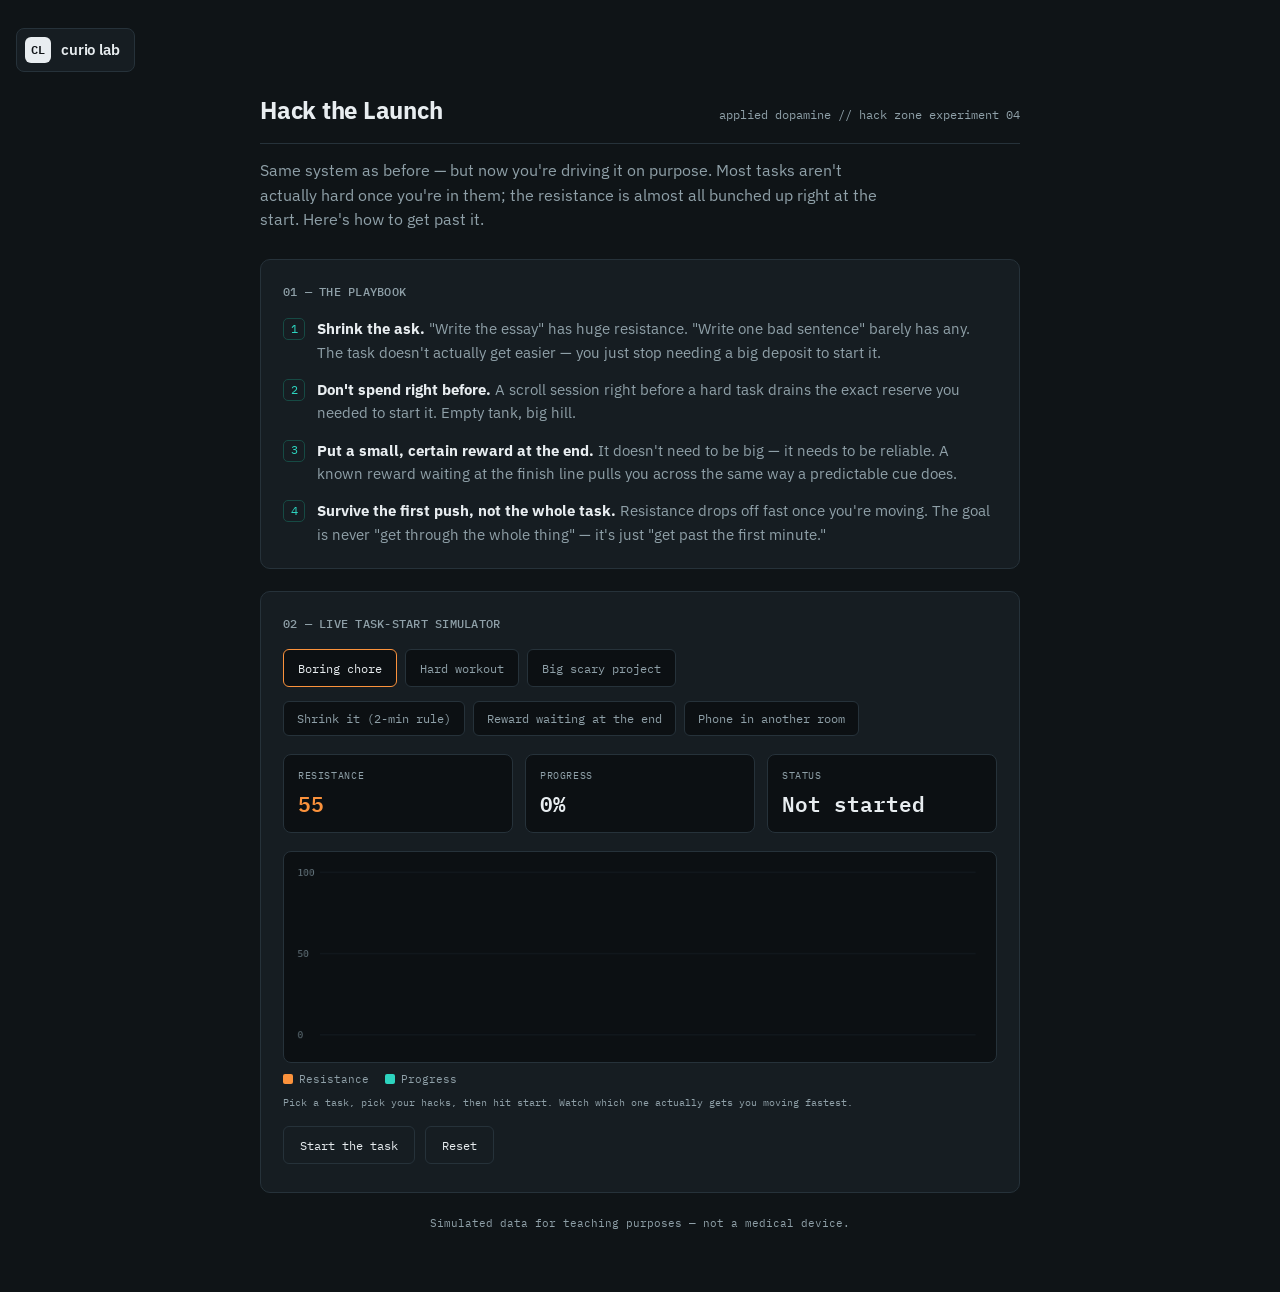
<file: hack-the-launch.html>
<!DOCTYPE html>
<html lang="en">
<head>
<meta charset="UTF-8">
<meta name="viewport" content="width=device-width, initial-scale=1.0">
<title>Hack the Launch: Getting Started on Purpose</title>
<link rel="preconnect" href="https://fonts.googleapis.com">
<link href="https://fonts.googleapis.com/css2?family=IBM+Plex+Mono:wght@400;500;600&family=IBM+Plex+Sans:wght@400;500;600;700&display=swap" rel="stylesheet">
<style>
  :root{
    --bg-deep:#0F1417;
    --panel:#161D22;
    --panel-line:#26323A;
    --text-primary:#E8EDF0;
    --text-muted:#8FA0A8;
    --resist:#FB923C;
    --resist-dim:#5A3B22;
    --progress:#2DD4BF;
    --progress-dim:#164A44;
    --lock:#60A5FA;
    --lock-dim:#1E3A5F;
  }
  *{box-sizing:border-box;}
  html,body{margin:0;padding:0;}
  body{
    background:var(--bg-deep);
    color:var(--text-primary);
    font-family:'IBM Plex Sans',sans-serif;
    line-height:1.55;
    padding:28px 16px 60px;
  }
  .wrap{max-width:760px;margin:0 auto;}

  .console-header{
    display:flex;
    align-items:baseline;
    justify-content:space-between;
    border-bottom:1px solid var(--panel-line);
    padding-bottom:14px;
    margin-bottom:6px;
    flex-wrap:wrap;
    gap:6px;
  }
  .console-header h1{font-size:1.5rem;margin:0;font-weight:700;letter-spacing:-0.01em;}
  .console-header .tag{font-family:'IBM Plex Mono',monospace;font-size:0.72rem;color:var(--text-muted);}

  .intro{color:var(--text-muted);font-size:0.98rem;max-width:64ch;margin:14px 0 28px;}
  .intro strong{color:var(--text-primary);font-weight:600;}

  .panel{
    background:var(--panel);
    border:1px solid var(--panel-line);
    border-radius:10px;
    padding:22px;
    margin-bottom:22px;
  }
  .panel h2{
    font-size:0.78rem;
    font-family:'IBM Plex Mono',monospace;
    color:var(--text-muted);
    margin:0 0 16px;
    font-weight:500;
    letter-spacing:0.02em;
  }

  /* playbook list */
  .playbook{margin:0;padding-left:0;list-style:none;}
  .playbook li{
    display:flex;
    gap:12px;
    margin-bottom:14px;
    align-items:flex-start;
  }
  .playbook li:last-child{margin-bottom:0;}
  .playbook .num{
    flex:0 0 auto;
    font-family:'IBM Plex Mono',monospace;
    font-size:0.75rem;
    color:var(--progress);
    border:1px solid var(--progress-dim);
    border-radius:5px;
    width:22px;height:22px;
    display:flex;align-items:center;justify-content:center;
    margin-top:1px;
  }
  .playbook .txt strong{color:var(--text-primary);}
  .playbook .txt{font-size:0.94rem;color:var(--text-muted);}

  /* seg row (task picker) */
  .seg-row{display:flex;gap:8px;flex-wrap:wrap;margin-bottom:14px;}
  .seg-btn{
    font-family:'IBM Plex Mono',monospace;
    font-size:0.78rem;
    background:#0C1013;
    border:1px solid var(--panel-line);
    color:var(--text-muted);
    padding:10px 14px;
    border-radius:6px;
    cursor:pointer;
    transition:border-color 0.2s ease,color 0.2s ease;
  }
  .seg-btn.active{border-color:var(--resist);color:var(--text-primary);}
  .seg-btn:disabled{opacity:0.4;cursor:default;}

  /* hack toggles */
  .hack-row{display:flex;gap:8px;flex-wrap:wrap;margin-bottom:18px;}
  .hack-btn{
    font-family:'IBM Plex Mono',monospace;
    font-size:0.74rem;
    background:#0C1013;
    border:1px solid var(--panel-line);
    color:var(--text-muted);
    padding:9px 13px;
    border-radius:6px;
    cursor:pointer;
    transition:border-color 0.2s ease,color 0.2s ease;
  }
  .hack-btn.active{border-color:var(--lock);color:var(--text-primary);}
  .hack-btn:disabled{opacity:0.4;cursor:default;}

  /* readouts */
  .readouts{
    display:grid;
    grid-template-columns:repeat(auto-fit,minmax(120px,1fr));
    gap:12px;
    margin-bottom:18px;
  }
  .readout{
    background:#0C1013;
    border:1px solid var(--panel-line);
    border-radius:8px;
    padding:12px 14px;
  }
  .readout .label{
    font-family:'IBM Plex Mono',monospace;
    font-size:0.65rem;
    color:var(--text-muted);
    text-transform:uppercase;
    letter-spacing:0.06em;
  }
  .readout .value{
    font-family:'IBM Plex Mono',monospace;
    font-size:1.3rem;
    font-weight:600;
    margin-top:4px;
    color:var(--text-primary);
    transition:color 0.3s ease;
  }
  .readout .value.resist-c{color:var(--resist);}
  .readout .value.progress-c{color:var(--progress);}
  .readout .value.lock-c{color:var(--lock);}

  /* graph */
  .graph-box{
    background:#0C1013;
    border:1px solid var(--panel-line);
    border-radius:8px;
    padding:10px;
    margin-bottom:6px;
    position:relative;
  }
  canvas{width:100%;height:auto;display:block;}
  .graph-caption{
    font-family:'IBM Plex Mono',monospace;
    font-size:0.65rem;
    color:var(--text-muted);
    margin-top:6px;
  }
  .legend{
    display:flex;
    gap:16px;
    font-family:'IBM Plex Mono',monospace;
    font-size:0.68rem;
    color:var(--text-muted);
    margin-top:8px;
  }
  .legend span{display:inline-flex;align-items:center;gap:6px;}
  .swatch{width:10px;height:10px;border-radius:2px;display:inline-block;}

  /* distraction popup */
  .popup{
    display:none;
    background:#0C1013;
    border:1px solid var(--resist-dim);
    border-radius:8px;
    padding:12px 14px;
    margin-top:14px;
    align-items:center;
    justify-content:space-between;
    gap:12px;
    flex-wrap:wrap;
  }
  .popup.show{display:flex;}
  .popup .msg{font-size:0.85rem;color:var(--text-primary);}
  .popup .msg .sub{display:block;font-family:'IBM Plex Mono',monospace;font-size:0.68rem;color:var(--text-muted);margin-top:2px;}
  .popup .btns{display:flex;gap:8px;}

  /* buttons */
  .ctrl-row{display:flex;gap:10px;flex-wrap:wrap;align-items:center;margin-top:16px;margin-bottom:6px;}
  button.action{
    font-family:'IBM Plex Mono',monospace;
    font-size:0.78rem;
    background:transparent;
    border:1px solid var(--panel-line);
    color:var(--text-primary);
    padding:10px 16px;
    border-radius:6px;
    cursor:pointer;
    transition:border-color 0.2s ease, opacity 0.2s ease;
  }
  button.action:hover:not(:disabled){border-color:var(--progress);}
  button.action:disabled{opacity:0.4;cursor:default;}
  button.action.small{padding:7px 12px;font-size:0.72rem;}
  button.action.stay{border-color:var(--progress-dim);}
  button.action.stay:hover{border-color:var(--progress);}
  button.action.give{border-color:var(--resist-dim);}
  button.action.give:hover{border-color:var(--resist);}

  .result{
    font-family:'IBM Plex Mono',monospace;
    font-size:0.85rem;
    margin-top:14px;
    padding:12px 14px;
    border-radius:8px;
    border:1px solid var(--panel-line);
    display:none;
  }
  .result.show{display:block;}
  .result.win{border-color:var(--progress-dim);color:var(--progress);}
  .result.lose{border-color:var(--resist-dim);color:var(--resist);}

  footer{
    margin-top:8px;
    font-family:'IBM Plex Mono',monospace;
    font-size:0.68rem;
    color:var(--text-muted);
    text-align:center;
  }

  /* curio lab shared header */
  a.clab-header{
    display:inline-flex;
    align-items:center;
    gap:10px;
    text-decoration:none;
    padding:8px 14px 8px 8px;
    margin-bottom:20px;
    border:1px solid var(--panel-line, #26323A);
    border-radius:8px;
    background:var(--panel, #161D22);
    transition:border-color 0.2s ease, background 0.2s ease;
  }
  a.clab-header:hover{border-color:var(--text-primary, #E8EDF0);background:#1B242B;}
  .clab-logo-badge{
    font-family:'IBM Plex Mono',monospace;
    font-weight:600;
    font-size:0.78rem;
    color:var(--bg-deep, #0F1417);
    background:var(--text-primary, #E8EDF0);
    width:26px;height:26px;
    border-radius:6px;
    display:flex;align-items:center;justify-content:center;
    flex:0 0 auto;
  }
  .clab-site-name{
    font-family:'IBM Plex Sans',sans-serif;
    font-weight:600;
    font-size:0.92rem;
    color:var(--text-primary, #E8EDF0);
    letter-spacing:-0.01em;
  }
</style>
</head>
<body>
<a href="https://curio-lab.netlify.app/" class="clab-header" aria-label="Back to Curio Lab">
  <span class="clab-logo-badge">CL</span>
  <span class="clab-site-name">curio lab</span>
</a>

<div class="wrap" id="stage">

  <div class="console-header">
    <h1>Hack the Launch</h1>
    <span class="tag">applied dopamine // hack zone experiment 04</span>
  </div>

  <p class="intro">
    Same system as before — but now you're driving it on purpose. Most tasks aren't actually hard once
    you're in them; the resistance is almost all bunched up right at the start. Here's how to get past it.
  </p>

  <div class="panel">
    <h2>01 — THE PLAYBOOK</h2>
    <ul class="playbook">
      <li><span class="num">1</span><span class="txt"><strong>Shrink the ask.</strong> "Write the essay" has huge resistance. "Write one bad sentence" barely has any. The task doesn't actually get easier — you just stop needing a big deposit to start it.</span></li>
      <li><span class="num">2</span><span class="txt"><strong>Don't spend right before.</strong> A scroll session right before a hard task drains the exact reserve you needed to start it. Empty tank, big hill.</span></li>
      <li><span class="num">3</span><span class="txt"><strong>Put a small, certain reward at the end.</strong> It doesn't need to be big — it needs to be reliable. A known reward waiting at the finish line pulls you across the same way a predictable cue does.</span></li>
      <li><span class="num">4</span><span class="txt"><strong>Survive the first push, not the whole task.</strong> Resistance drops off fast once you're moving. The goal is never "get through the whole thing" — it's just "get past the first minute."</span></li>
    </ul>
  </div>

  <div class="panel">
    <h2>02 — LIVE TASK-START SIMULATOR</h2>

    <div class="seg-row" id="taskRow">
      <button class="seg-btn active" data-task="chore">Boring chore</button>
      <button class="seg-btn" data-task="workout">Hard workout</button>
      <button class="seg-btn" data-task="project">Big scary project</button>
    </div>

    <div class="hack-row" id="hackRow">
      <button class="hack-btn" data-hack="shrink">Shrink it (2-min rule)</button>
      <button class="hack-btn" data-hack="reward">Reward waiting at the end</button>
      <button class="hack-btn" data-hack="phone">Phone in another room</button>
    </div>

    <div class="readouts">
      <div class="readout"><div class="label">Resistance</div><div class="value" id="resVal">—</div></div>
      <div class="readout"><div class="label">Progress</div><div class="value" id="progVal">0%</div></div>
      <div class="readout"><div class="label">Status</div><div class="value" id="statVal">Not started</div></div>
    </div>

    <div class="graph-box">
      <canvas id="graph" width="800" height="220"></canvas>
    </div>
    <div class="legend">
      <span><span class="swatch" style="background:var(--resist);"></span>Resistance</span>
      <span><span class="swatch" style="background:var(--progress);"></span>Progress</span>
    </div>
    <div class="graph-caption">Pick a task, pick your hacks, then hit start. Watch which one actually gets you moving fastest.</div>

    <div class="ctrl-row">
      <button class="action" id="startBtn">Start the task</button>
      <button class="action" id="resetBtn">Reset</button>
    </div>

    <div class="popup" id="popup">
      <div class="msg">📱 A notification just popped up.<span class="sub" id="popupSub">Stay on task, or check it?</span></div>
      <div class="btns">
        <button class="action small stay" id="stayBtn">Stay on task</button>
        <button class="action small give" id="giveBtn">Check it</button>
      </div>
    </div>

    <div class="result" id="result"></div>
  </div>

  <footer>Simulated data for teaching purposes — not a medical device.</footer>
</div>

<script>
(function(){
  const canvas = document.getElementById('graph');
  const ctx = canvas.getContext('2d');
  const W = canvas.width, H = canvas.height;
  const padL = 30, padR = 12, padT = 12, padB = 20;
  const plotW = W - padL - padR, plotH = H - padT - padB;
  const yMin = 0, yMax = 100;
  const RUN_SECONDS = 16;

  const taskRow = document.getElementById('taskRow');
  const hackRow = document.getElementById('hackRow');
  const resVal = document.getElementById('resVal');
  const progVal = document.getElementById('progVal');
  const statVal = document.getElementById('statVal');
  const startBtn = document.getElementById('startBtn');
  const resetBtn = document.getElementById('resetBtn');
  const popup = document.getElementById('popup');
  const popupSub = document.getElementById('popupSub');
  const stayBtn = document.getElementById('stayBtn');
  const giveBtn = document.getElementById('giveBtn');
  const result = document.getElementById('result');

  const TASKS = {
    chore:   {label:'Boring chore',       startRes: 55, decay: 0.055},
    workout: {label:'Hard workout',       startRes: 70, decay: 0.045},
    project: {label:'Big scary project',  startRes: 90, decay: 0.035},
  };

  let task = 'chore';
  let hacks = {shrink:false, reward:false, phone:false};
  let running = false;
  let finished = false;
  let startTs = null;
  let simTime = 0;
  let rafId = null;
  let resHistory = [];
  let progHistory = [];
  let progress = 0;
  let popupTimer = null;
  let popupDeadline = null;
  let popupActive = false;
  let giveIns = 0;

  taskRow.querySelectorAll('.seg-btn').forEach(btn=>{
    btn.addEventListener('click', ()=>{
      if(running) return;
      taskRow.querySelectorAll('.seg-btn').forEach(b=>b.classList.remove('active'));
      btn.classList.add('active');
      task = btn.dataset.task;
      resetSim(false);
    });
  });

  hackRow.querySelectorAll('.hack-btn').forEach(btn=>{
    btn.addEventListener('click', ()=>{
      if(running) return;
      const h = btn.dataset.hack;
      hacks[h] = !hacks[h];
      btn.classList.toggle('active', hacks[h]);
    });
  });

  function currentStartRes(){
    let r = TASKS[task].startRes;
    if(hacks.shrink) r -= 30;
    return Math.max(15, r);
  }

  function xForTime(t){ return padL + (t / RUN_SECONDS) * plotW; }
  function yForValue(v){ return padT + plotH - ((v - yMin) / (yMax - yMin)) * plotH; }

  function drawGrid(){
    ctx.clearRect(0,0,W,H);
    ctx.font = '11px IBM Plex Mono, monospace';
    ctx.fillStyle = '#63737B';
    [0,50,100].forEach(v=>{
      const y = yForValue(v);
      ctx.strokeStyle = '#171F26';
      ctx.beginPath();
      ctx.moveTo(padL, y);
      ctx.lineTo(W - padR, y);
      ctx.stroke();
      ctx.fillText(v, 4, y+4);
    });
  }

  function drawSeries(hist, color){
    if(hist.length < 2) return;
    ctx.beginPath();
    ctx.moveTo(xForTime(hist[0][0]), yForValue(hist[0][1]));
    for(let i=1;i<hist.length;i++){
      ctx.lineTo(xForTime(hist[i][0]), yForValue(hist[i][1]));
    }
    ctx.strokeStyle = color;
    ctx.lineWidth = 2.2;
    ctx.stroke();
    const lastPt = hist[hist.length-1];
    ctx.beginPath();
    ctx.arc(xForTime(lastPt[0]), yForValue(lastPt[1]), 4, 0, Math.PI*2);
    ctx.fillStyle = color;
    ctx.fill();
  }

  function render(){
    drawGrid();
    drawSeries(resHistory, getComputedStyle(document.documentElement).getPropertyValue('--resist').trim() || '#FB923C');
    drawSeries(progHistory, getComputedStyle(document.documentElement).getPropertyValue('--progress').trim() || '#2DD4BF');
  }

  function scheduleNextPopup(){
    if(hacks.phone) return;
    const delay = 3000 + Math.random()*3500;
    popupTimer = setTimeout(triggerPopup, delay);
  }

  function triggerPopup(){
    if(!running || finished) return;
    popupActive = true;
    popup.classList.add('show');
    popupSub.textContent = 'Stay on task, or check it?';
    let secondsLeft = 3;
    popupSub.textContent = `Stay on task, or check it? (auto-checks in ${secondsLeft}s)`;
    const iv = setInterval(()=>{
      secondsLeft--;
      if(!popupActive){ clearInterval(iv); return; }
      if(secondsLeft <= 0){
        clearInterval(iv);
        resolvePopup(false); // gave in automatically
      } else {
        popupSub.textContent = `Stay on task, or check it? (auto-checks in ${secondsLeft}s)`;
      }
    }, 1000);
  }

  function resolvePopup(stayed){
    if(!popupActive) return;
    popupActive = false;
    popup.classList.remove('show');
    if(!stayed){
      giveIns++;
      // set a resistance spike + progress penalty
      progress = Math.max(0, progress - 18);
      pendingResistanceBoost = 25;
    }
    scheduleNextPopup();
  }

  stayBtn.addEventListener('click', ()=>resolvePopup(true));
  giveBtn.addEventListener('click', ()=>resolvePopup(false));

  let pendingResistanceBoost = 0;

  function tick(ts){
    if(!running) return;
    if(startTs === null) startTs = ts;
    simTime = (ts - startTs) / 1000;

    const t = Math.min(simTime, RUN_SECONDS);
    const startRes = currentStartRes();
    const decay = TASKS[task].decay * (1 + (pendingResistanceBoost>0?-0.3:0));
    let res = startRes * Math.exp(-decay * t * 8);
    if(pendingResistanceBoost > 0){
      res = Math.min(100, res + pendingResistanceBoost);
      pendingResistanceBoost = Math.max(0, pendingResistanceBoost - 2.2);
    }
    if(hacks.reward && progress > 75){
      res = Math.max(0, res - 20);
    }
    res = Math.max(0, Math.min(100, res));

    const rate = (100 - res) / 55;
    progress = Math.min(100, progress + rate);

    resHistory.push([t, res]);
    progHistory.push([t, progress]);

    resVal.textContent = Math.round(res);
    resVal.className = 'value ' + (res > 55 ? 'resist-c' : '');
    progVal.textContent = Math.round(progress) + '%';
    progVal.className = 'value progress-c';
    statVal.textContent = progress >= 100 ? 'Done' : (res > 55 ? 'Fighting it' : 'In motion');

    render();

    if(progress >= 100){
      finish(true);
      return;
    }
    if(t >= RUN_SECONDS){
      finish(false);
      return;
    }
    rafId = requestAnimationFrame(tick);
  }

  function finish(success){
    running = false;
    finished = true;
    clearTimeout(popupTimer);
    popup.classList.remove('show');
    popupActive = false;
    startBtn.disabled = false;
    startBtn.textContent = 'Start the task';
    result.classList.add('show');
    if(success){
      result.className = 'result show win';
      result.textContent = `Made it. You got moving in ${Math.round(simTime)}s` + (giveIns>0 ? `, after giving in ${giveIns} time(s) — and still recovered.` : ' — no detours needed.');
      statVal.textContent = 'Done';
    } else {
      result.className = 'result show lose';
      result.textContent = `Ran out of time still fighting the resistance` + (giveIns>0 ? ` — ${giveIns} notification(s) pulled you off course.` : '.') + ' Try shrinking the task or moving your phone next round.';
      statVal.textContent = 'Stalled out';
    }
  }

  startBtn.addEventListener('click', ()=>{
    resetSim(true);
    running = true;
    finished = false;
    startBtn.disabled = true;
    startBtn.textContent = 'Running…';
    startTs = null;
    rafId = requestAnimationFrame(tick);
    scheduleNextPopup();
  });

  function resetSim(keepHacks){
    running = false;
    finished = false;
    if(rafId) cancelAnimationFrame(rafId);
    clearTimeout(popupTimer);
    popup.classList.remove('show');
    popupActive = false;
    pendingResistanceBoost = 0;
    giveIns = 0;
    progress = 0;
    simTime = 0;
    startTs = null;
    resHistory = [[0, currentStartRes()]];
    progHistory = [[0, 0]];
    resVal.textContent = currentStartRes();
    resVal.className = 'value resist-c';
    progVal.textContent = '0%';
    progVal.className = 'value';
    statVal.textContent = 'Not started';
    startBtn.disabled = false;
    startBtn.textContent = 'Start the task';
    result.classList.remove('show');
    render();
  }

  resetBtn.addEventListener('click', ()=>resetSim(true));

  resetSim(true);
})();
</script>

</body>
</html>
</file>
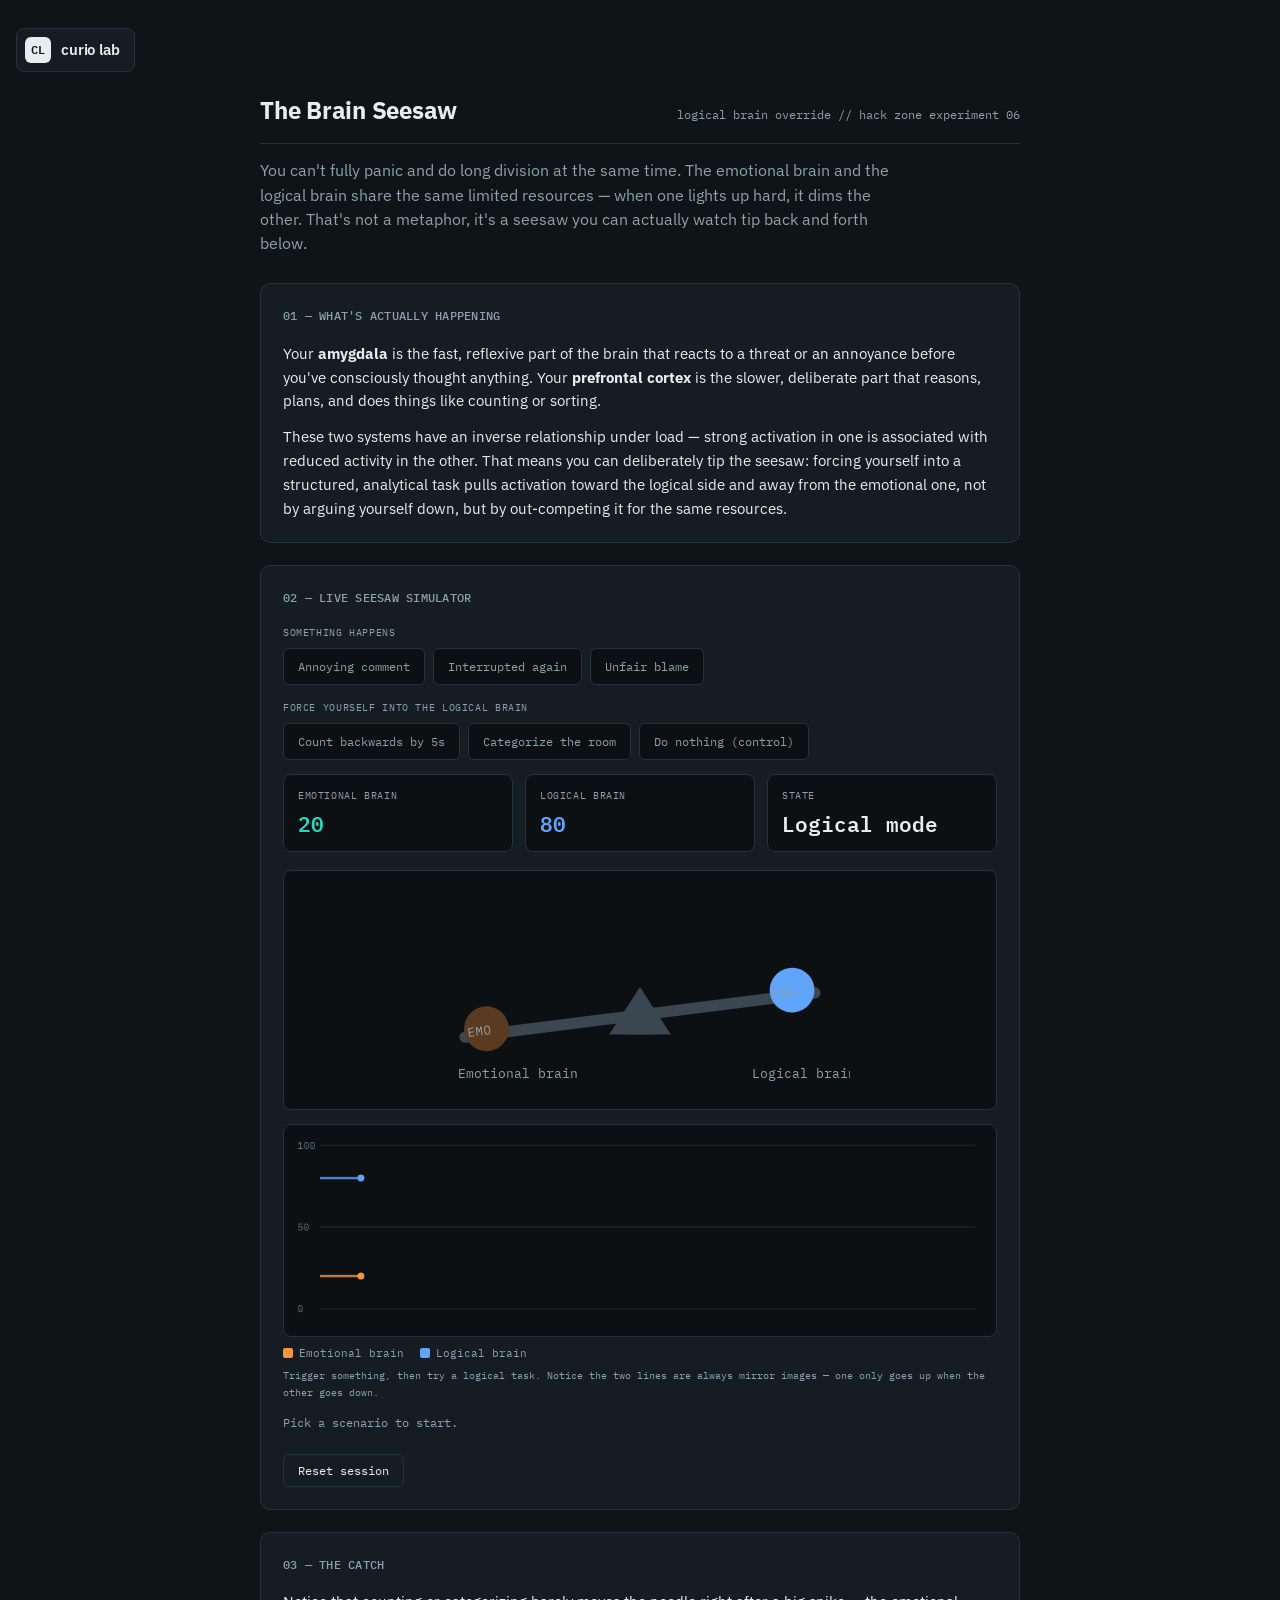
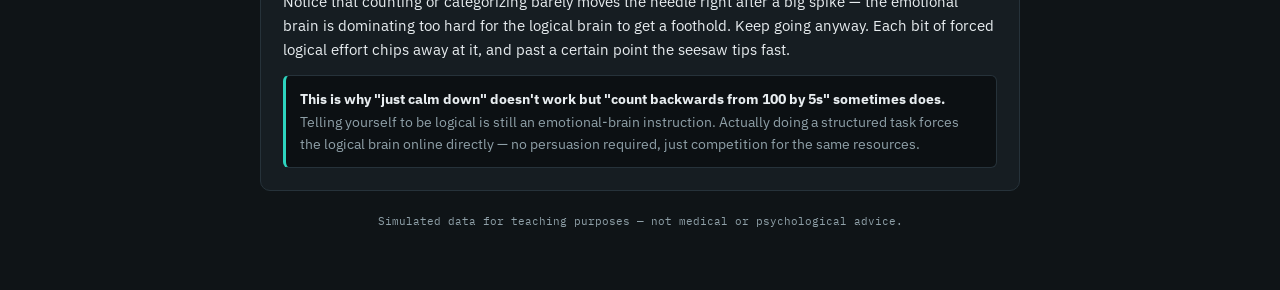
<file: logical-brain-override.html>
<!DOCTYPE html>
<html lang="en">
<head>
<meta charset="UTF-8">
<meta name="viewport" content="width=device-width, initial-scale=1.0">
<title>The Brain Seesaw</title>
<link rel="preconnect" href="https://fonts.googleapis.com">
<link href="https://fonts.googleapis.com/css2?family=IBM+Plex+Mono:wght@400;500;600&family=IBM+Plex+Sans:wght@400;500;600;700&display=swap" rel="stylesheet">
<style>
  :root{
    --bg-deep:#0F1417;
    --panel:#161D22;
    --panel-line:#26323A;
    --text-primary:#E8EDF0;
    --text-muted:#8FA0A8;
    --emotion:#FB923C;
    --emotion-dim:#5A3B22;
    --logic:#60A5FA;
    --logic-dim:#1E3A5F;
    --calm:#2DD4BF;
    --calm-dim:#164A44;
  }
  *{box-sizing:border-box;}
  html,body{margin:0;padding:0;}
  body{
    background:var(--bg-deep);
    color:var(--text-primary);
    font-family:'IBM Plex Sans',sans-serif;
    line-height:1.55;
    padding:28px 16px 60px;
  }
  .wrap{max-width:760px;margin:0 auto;}

  .console-header{
    display:flex;
    align-items:baseline;
    justify-content:space-between;
    border-bottom:1px solid var(--panel-line);
    padding-bottom:14px;
    margin-bottom:6px;
    flex-wrap:wrap;
    gap:6px;
  }
  .console-header h1{font-size:1.5rem;margin:0;font-weight:700;letter-spacing:-0.01em;}
  .console-header .tag{font-family:'IBM Plex Mono',monospace;font-size:0.72rem;color:var(--text-muted);}

  .intro{color:var(--text-muted);font-size:0.98rem;max-width:64ch;margin:14px 0 28px;}
  .intro strong{color:var(--text-primary);font-weight:600;}

  .panel{
    background:var(--panel);
    border:1px solid var(--panel-line);
    border-radius:10px;
    padding:22px;
    margin-bottom:22px;
  }
  .panel h2{
    font-size:0.78rem;
    font-family:'IBM Plex Mono',monospace;
    color:var(--text-muted);
    margin:0 0 16px;
    font-weight:500;
    letter-spacing:0.02em;
  }

  .explain p{margin:0 0 12px;font-size:0.96rem;}
  .explain p:last-child{margin-bottom:0;}

  .row-label{
    font-family:'IBM Plex Mono',monospace;
    font-size:0.65rem;
    color:var(--text-muted);
    text-transform:uppercase;
    letter-spacing:0.06em;
    margin-bottom:8px;
  }

  .seg-row, .hack-row{display:flex;gap:8px;flex-wrap:wrap;margin-bottom:14px;}
  .seg-btn, .hack-btn{
    font-family:'IBM Plex Mono',monospace;
    font-size:0.76rem;
    background:#0C1013;
    border:1px solid var(--panel-line);
    color:var(--text-muted);
    padding:10px 14px;
    border-radius:6px;
    cursor:pointer;
    transition:border-color 0.2s ease,color 0.2s ease;
  }
  .seg-btn:hover{border-color:var(--emotion);color:var(--text-primary);}
  .hack-btn:hover{border-color:var(--logic);color:var(--text-primary);}

  /* readouts */
  .readouts{
    display:grid;
    grid-template-columns:repeat(auto-fit,minmax(120px,1fr));
    gap:12px;
    margin-bottom:18px;
  }
  .readout{
    background:#0C1013;
    border:1px solid var(--panel-line);
    border-radius:8px;
    padding:12px 14px;
  }
  .readout .label{
    font-family:'IBM Plex Mono',monospace;
    font-size:0.65rem;
    color:var(--text-muted);
    text-transform:uppercase;
    letter-spacing:0.06em;
  }
  .readout .value{
    font-family:'IBM Plex Mono',monospace;
    font-size:1.3rem;
    font-weight:600;
    margin-top:4px;
    color:var(--text-primary);
    transition:color 0.3s ease;
  }
  .readout .value.emotion-c{color:var(--emotion);}
  .readout .value.logic-c{color:var(--logic);}
  .readout .value.calm-c{color:var(--calm);}

  /* seesaw diagram */
  .seesaw-box{
    background:#0C1013;
    border:1px solid var(--panel-line);
    border-radius:8px;
    padding:18px 14px 10px;
    margin-bottom:14px;
  }
  .seesaw-box svg{width:100%;height:auto;display:block;max-width:420px;margin:0 auto;}
  .beam{transition:transform 0.6s cubic-bezier(.34,1.4,.64,1);transform-origin:150px 90px;}
  .weight{transition:fill 0.4s ease;}
  .weight.emo{fill:var(--emotion-dim);}
  .weight.emo.hot{fill:var(--emotion);}
  .weight.log{fill:var(--logic-dim);}
  .weight.log.hot{fill:var(--logic);}
  .seesaw-label{font-family:'IBM Plex Mono',monospace;font-size:9px;fill:var(--text-muted);}
  .pivot{fill:#3A4750;}

  /* graph */
  .graph-box{
    background:#0C1013;
    border:1px solid var(--panel-line);
    border-radius:8px;
    padding:10px;
    margin-bottom:6px;
  }
  canvas{width:100%;height:auto;display:block;}
  .legend{
    display:flex;
    gap:16px;
    font-family:'IBM Plex Mono',monospace;
    font-size:0.68rem;
    color:var(--text-muted);
    margin-top:8px;
  }
  .legend span{display:inline-flex;align-items:center;gap:6px;}
  .swatch{width:10px;height:10px;border-radius:2px;display:inline-block;}

  .graph-caption{
    font-family:'IBM Plex Mono',monospace;
    font-size:0.65rem;
    color:var(--text-muted);
    margin-top:6px;
  }

  .feedback{
    font-family:'IBM Plex Mono',monospace;
    font-size:0.75rem;
    color:var(--text-muted);
    min-height:34px;
    margin-top:14px;
    max-width:60ch;
  }

  .ctrl-row{display:flex;gap:10px;flex-wrap:wrap;align-items:center;margin-top:6px;}
  button.action{
    font-family:'IBM Plex Mono',monospace;
    font-size:0.74rem;
    background:transparent;
    border:1px solid var(--panel-line);
    color:var(--text-primary);
    padding:8px 14px;
    border-radius:6px;
    cursor:pointer;
    transition:border-color 0.2s ease, opacity 0.2s ease;
  }
  button.action:hover{border-color:var(--text-primary);}

  .callout{
    background:#0C1013;
    border:1px solid var(--panel-line);
    border-left:3px solid var(--calm);
    border-radius:6px;
    padding:12px 14px;
    font-size:0.9rem;
    color:var(--text-muted);
    margin-top:14px;
  }
  .callout strong{color:var(--text-primary);}

  footer{
    margin-top:8px;
    font-family:'IBM Plex Mono',monospace;
    font-size:0.68rem;
    color:var(--text-muted);
    text-align:center;
  }

  /* curio lab shared header */
  a.clab-header{
    display:inline-flex;
    align-items:center;
    gap:10px;
    text-decoration:none;
    padding:8px 14px 8px 8px;
    margin-bottom:20px;
    border:1px solid var(--panel-line, #26323A);
    border-radius:8px;
    background:var(--panel, #161D22);
    transition:border-color 0.2s ease, background 0.2s ease;
  }
  a.clab-header:hover{border-color:var(--text-primary, #E8EDF0);background:#1B242B;}
  .clab-logo-badge{
    font-family:'IBM Plex Mono',monospace;
    font-weight:600;
    font-size:0.78rem;
    color:var(--bg-deep, #0F1417);
    background:var(--text-primary, #E8EDF0);
    width:26px;height:26px;
    border-radius:6px;
    display:flex;align-items:center;justify-content:center;
    flex:0 0 auto;
  }
  .clab-site-name{
    font-family:'IBM Plex Sans',sans-serif;
    font-weight:600;
    font-size:0.92rem;
    color:var(--text-primary, #E8EDF0);
    letter-spacing:-0.01em;
  }
</style>
</head>
<body>
<a href="https://curio-lab.netlify.app/" class="clab-header" aria-label="Back to Curio Lab">
  <span class="clab-logo-badge">CL</span>
  <span class="clab-site-name">curio lab</span>
</a>

<div class="wrap" id="stage">

  <div class="console-header">
    <h1>The Brain Seesaw</h1>
    <span class="tag">logical brain override // hack zone experiment 06</span>
  </div>

  <p class="intro">
    You can't fully panic and do long division at the same time. The emotional brain and the logical
    brain share the same limited resources — when one lights up hard, it dims the other. That's not a
    metaphor, it's a seesaw you can actually watch tip back and forth below.
  </p>

  <div class="panel explain">
    <h2>01 — WHAT'S ACTUALLY HAPPENING</h2>
    <p>Your <strong>amygdala</strong> is the fast, reflexive part of the brain that reacts to a threat or an annoyance before you've consciously thought anything. Your <strong>prefrontal cortex</strong> is the slower, deliberate part that reasons, plans, and does things like counting or sorting.</p>
    <p>These two systems have an inverse relationship under load — strong activation in one is associated with reduced activity in the other. That means you can deliberately tip the seesaw: forcing yourself into a structured, analytical task pulls activation toward the logical side and away from the emotional one, not by arguing yourself down, but by out-competing it for the same resources.</p>
  </div>

  <div class="panel">
    <h2>02 — LIVE SEESAW SIMULATOR</h2>

    <div class="row-label">Something happens</div>
    <div class="seg-row" id="triggerRow">
      <button class="seg-btn" data-scn="comment">Annoying comment</button>
      <button class="seg-btn" data-scn="interrupt">Interrupted again</button>
      <button class="seg-btn" data-scn="blame">Unfair blame</button>
    </div>

    <div class="row-label">Force yourself into the logical brain</div>
    <div class="hack-row">
      <button class="hack-btn" id="countBtn" title="Count backwards from a number in the 90s by 5s.">Count backwards by 5s</button>
      <button class="hack-btn" id="categorizeBtn" title="Silently sort everything in the room into a category.">Categorize the room</button>
      <button class="hack-btn" id="nothingBtn" title="Just wait it out with no task — for comparison.">Do nothing (control)</button>
    </div>

    <div class="readouts">
      <div class="readout"><div class="label">Emotional brain</div><div class="value" id="emoVal">20</div></div>
      <div class="readout"><div class="label">Logical brain</div><div class="value" id="logVal">80</div></div>
      <div class="readout"><div class="label">State</div><div class="value" id="stVal">Balanced</div></div>
    </div>

    <div class="seesaw-box">
      <svg viewBox="0 0 300 150">
        <rect class="pivot" x="140" y="88" width="20" height="16" rx="2"/>
        <polygon class="pivot" points="150,70 172,104 128,104"/>
        <g class="beam" id="beam">
          <rect x="20" y="86" width="260" height="8" rx="4" fill="#3A4750"/>
          <circle class="weight emo" id="weightEmo" cx="40" cy="86" r="16"/>
          <circle class="weight log" id="weightLog" cx="260" cy="86" r="16"/>
          <text class="seesaw-label" x="26" y="90" fill="#0F1417">EMO</text>
          <text class="seesaw-label" x="246" y="90" fill="#0F1417">LOG</text>
        </g>
        <text class="seesaw-label" x="20" y="135">Emotional brain</text>
        <text class="seesaw-label" x="230" y="135">Logical brain</text>
      </svg>
    </div>

    <div class="graph-box">
      <canvas id="graph" width="800" height="220"></canvas>
    </div>
    <div class="legend">
      <span><span class="swatch" style="background:var(--emotion);"></span>Emotional brain</span>
      <span><span class="swatch" style="background:var(--logic);"></span>Logical brain</span>
    </div>
    <div class="graph-caption">Trigger something, then try a logical task. Notice the two lines are always mirror images — one only goes up when the other goes down.</div>

    <div class="feedback" id="feedback">Pick a scenario to start.</div>

    <div class="ctrl-row">
      <button class="action" id="resetBtn">Reset session</button>
    </div>
  </div>

  <div class="panel explain">
    <h2>03 — THE CATCH</h2>
    <p>Notice that counting or categorizing barely moves the needle right after a big spike — the emotional brain is dominating too hard for the logical brain to get a foothold. Keep going anyway. Each bit of forced logical effort chips away at it, and past a certain point the seesaw tips fast.</p>
    <div class="callout"><strong>This is why "just calm down" doesn't work but "count backwards from 100 by 5s" sometimes does.</strong> Telling yourself to be logical is still an emotional-brain instruction. Actually doing a structured task forces the logical brain online directly — no persuasion required, just competition for the same resources.</div>
  </div>

  <footer>Simulated data for teaching purposes — not medical or psychological advice.</footer>
</div>

<script>
(function(){
  const canvas = document.getElementById('graph');
  const ctx = canvas.getContext('2d');
  const W = canvas.width, H = canvas.height;
  const padL = 30, padR = 12, padT = 12, padB = 20;
  const plotW = W - padL - padR, plotH = H - padT - padB;
  const WINDOW = 20;
  const yMin = 0, yMax = 100;
  const BASE_EMOTION = 20;

  const triggerRow = document.getElementById('triggerRow');
  const countBtn = document.getElementById('countBtn');
  const categorizeBtn = document.getElementById('categorizeBtn');
  const nothingBtn = document.getElementById('nothingBtn');
  const resetBtn = document.getElementById('resetBtn');
  const emoVal = document.getElementById('emoVal');
  const logVal = document.getElementById('logVal');
  const stVal = document.getElementById('stVal');
  const feedback = document.getElementById('feedback');
  const beam = document.getElementById('beam');
  const weightEmo = document.getElementById('weightEmo');
  const weightLog = document.getElementById('weightLog');

  const SCENARIOS = {
    comment:   {label:'Annoying comment', base: 50},
    interrupt: {label:'Interrupted again', base: 62},
    blame:     {label:'Unfair blame',      base: 75},
  };

  let emotion = BASE_EMOTION;
  let history = [[0, BASE_EMOTION]];
  let startTs = null;
  let simTime = 0;
  let rafId = null;

  function logicFromEmotion(e){ return Math.max(0, Math.min(100, 100 - e)); }

  function xForTime(t){
    const tMin = Math.max(0, simTime - WINDOW);
    return padL + ((t - tMin) / WINDOW) * plotW;
  }
  function yForValue(v){ return padT + plotH - ((v - yMin) / (yMax - yMin)) * plotH; }

  function drawGrid(){
    ctx.clearRect(0,0,W,H);
    ctx.font = '11px IBM Plex Mono, monospace';
    ctx.fillStyle = '#63737B';
    [0,50,100].forEach(v=>{
      const y = yForValue(v);
      ctx.strokeStyle = '#171F26';
      ctx.beginPath();
      ctx.moveTo(padL, y);
      ctx.lineTo(W - padR, y);
      ctx.stroke();
      ctx.fillText(v, 4, y+4);
    });
  }

  function trimmedHistory(){
    const tMin = Math.max(0, simTime - WINDOW);
    return history.filter(p => p[0] >= tMin - 1);
  }

  function drawSeries(getVal, color){
    const pts = trimmedHistory().map(p => [xForTime(p[0]), yForValue(getVal(p))]);
    if(pts.length < 2) return;
    ctx.beginPath();
    ctx.moveTo(pts[0][0], pts[0][1]);
    for(let i=1;i<pts.length;i++) ctx.lineTo(pts[i][0], pts[i][1]);
    ctx.strokeStyle = color;
    ctx.lineWidth = 2.2;
    ctx.stroke();
    const last = pts[pts.length-1];
    ctx.beginPath();
    ctx.arc(last[0], last[1], 4, 0, Math.PI*2);
    ctx.fillStyle = color;
    ctx.fill();
  }

  function render(){
    drawGrid();
    drawSeries(p => p[1], '#FB923C');
    drawSeries(p => logicFromEmotion(p[1]), '#60A5FA');
  }

  function updateReadouts(){
    const logic = logicFromEmotion(emotion);
    emoVal.textContent = Math.round(emotion);
    emoVal.className = 'value ' + (emotion > 55 ? 'emotion-c' : (emotion < 25 ? 'calm-c' : ''));
    logVal.textContent = Math.round(logic);
    logVal.className = 'value ' + (logic > 65 ? 'logic-c' : (logic < 35 ? 'emotion-c' : ''));
    let state = 'Balanced';
    if(emotion > 65) state = 'Flooded';
    else if(emotion > 35) state = 'Split';
    else state = 'Logical mode';
    stVal.textContent = state;

    // tip the seesaw: emotion high -> tips toward emotion side (down-left)
    const tilt = ((emotion - 50) / 50) * 12; // degrees, +tilt = emo side down
    beam.style.transform = 'rotate(' + tilt.toFixed(2) + 'deg)';
    weightEmo.classList.toggle('hot', emotion > 55);
    weightLog.classList.toggle('hot', logic > 55);
  }

  function pushHistory(){ history.push([simTime, emotion]); }

  function tick(ts){
    if(startTs === null) startTs = ts;
    simTime = (ts - startTs) / 1000;
    // slow passive decay toward baseline
    emotion += (BASE_EMOTION - emotion) * 0.006;
    emotion = Math.max(0, Math.min(100, emotion));
    if(Math.floor(simTime*4) !== Math.floor((simTime-0.016)*4)) pushHistory();
    render();
    updateReadouts();
    rafId = requestAnimationFrame(tick);
  }

  triggerRow.querySelectorAll('.seg-btn').forEach(btn=>{
    btn.addEventListener('click', ()=>{
      const key = btn.dataset.scn;
      const scn = SCENARIOS[key];
      emotion = Math.min(100, emotion + scn.base);
      pushHistory();
      feedback.textContent = scn.label + ' just spiked the emotional brain to ' + Math.round(emotion) + '. Try a logical task.';
    });
  });

  function tryLogicalTask(name, strongPull, weakPull){
    const effective = emotion < 65;
    const pull = effective ? strongPull : weakPull;
    emotion = Math.max(0, emotion - pull);
    pushHistory();
    if(effective){
      feedback.textContent = name + ' pulled the seesaw toward logical — the emotional brain had room to lose ground.';
    } else {
      feedback.textContent = name + ' barely moved it this time — still too flooded for the logical brain to get much traction. Keep going.';
    }
  }

  countBtn.addEventListener('click', ()=>tryLogicalTask('Counting backwards by 5s', 16, 5));
  categorizeBtn.addEventListener('click', ()=>tryLogicalTask('Categorizing the room', 14, 4));
  nothingBtn.addEventListener('click', ()=>{
    pushHistory();
    feedback.textContent = 'Doing nothing lets it fade on its own, slowly — logical tasks speed that up considerably.';
  });

  resetBtn.addEventListener('click', ()=>{
    emotion = BASE_EMOTION;
    history = [[simTime, BASE_EMOTION]];
    feedback.textContent = 'Session reset. Pick a scenario to start.';
  });

  rafId = requestAnimationFrame(tick);
})();
</script>

</body>
</html>
</file>
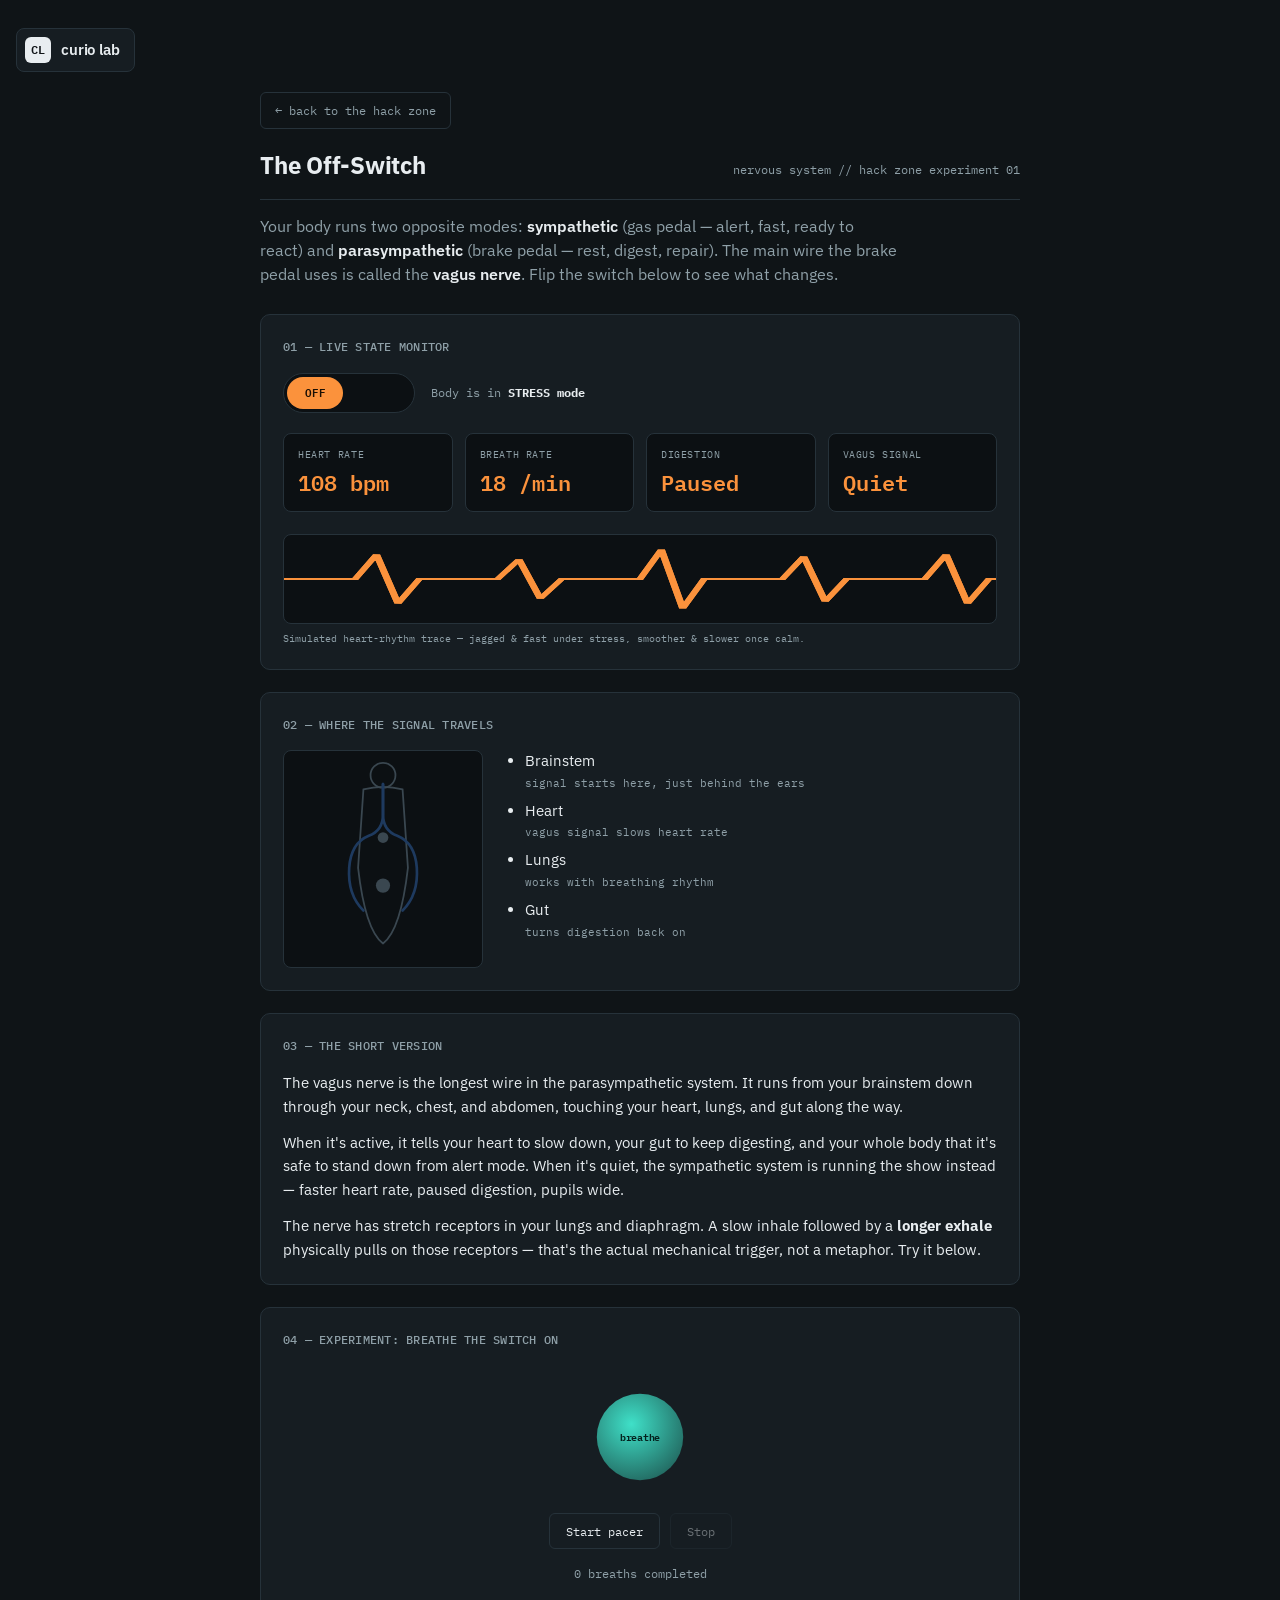
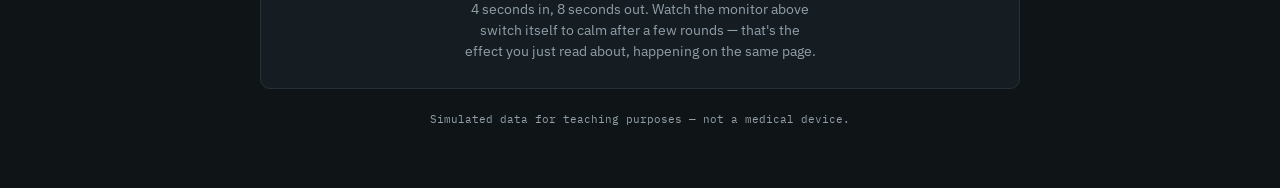
<file: off-switch.html>
<!DOCTYPE html>
<html lang="en">
<head>
<meta charset="UTF-8">
<meta name="viewport" content="width=device-width, initial-scale=1.0">
<title>The Off-Switch: Vagus Nerve &amp; the Parasympathetic System</title>
<link rel="preconnect" href="https://fonts.googleapis.com">
<link href="https://fonts.googleapis.com/css2?family=IBM+Plex+Mono:wght@400;500;600&family=IBM+Plex+Sans:wght@400;500;600;700&display=swap" rel="stylesheet">
<style>
  :root{
    --bg-deep:#0F1417;
    --panel:#161D22;
    --panel-line:#26323A;
    --text-primary:#E8EDF0;
    --text-muted:#8FA0A8;
    --calm:#2DD4BF;
    --calm-dim:#1B4A46;
    --stress:#FB923C;
    --stress-dim:#5A3B22;
    --vagus:#60A5FA;
    --vagus-dim:#1E3A5F;
  }
  *{box-sizing:border-box;}
  html,body{margin:0;padding:0;}
  body{
    background:var(--bg-deep);
    color:var(--text-primary);
    font-family:'IBM Plex Sans',sans-serif;
    line-height:1.55;
    padding:28px 16px 60px;
  }
  .wrap{max-width:760px;margin:0 auto;}

  .back-link{
    display:inline-flex;
    align-items:center;
    gap:6px;
    font-family:'IBM Plex Mono',monospace;
    font-size:0.78rem;
    color:var(--text-muted);
    text-decoration:none;
    border:1px solid var(--panel-line);
    border-radius:6px;
    padding:8px 14px;
    margin-bottom:18px;
    transition:border-color 0.2s ease, color 0.2s ease;
  }
  .back-link:hover{
    border-color:var(--calm);
    color:var(--text-primary);
  }

  .console-header{
    display:flex;
    align-items:baseline;
    justify-content:space-between;
    border-bottom:1px solid var(--panel-line);
    padding-bottom:14px;
    margin-bottom:6px;
    flex-wrap:wrap;
    gap:6px;
  }
  .console-header h1{
    font-size:1.5rem;
    margin:0;
    font-weight:700;
    letter-spacing:-0.01em;
  }
  .console-header .tag{
    font-family:'IBM Plex Mono',monospace;
    font-size:0.72rem;
    color:var(--text-muted);
  }

  .intro{
    color:var(--text-muted);
    font-size:0.98rem;
    max-width:64ch;
    margin:14px 0 28px;
  }
  .intro strong{color:var(--text-primary);font-weight:600;}

  /* ---- Panel shell ---- */
  .panel{
    background:var(--panel);
    border:1px solid var(--panel-line);
    border-radius:10px;
    padding:22px;
    margin-bottom:22px;
  }
  .panel h2{
    font-size:0.78rem;
    font-family:'IBM Plex Mono',monospace;
    text-transform:none;
    color:var(--text-muted);
    margin:0 0 16px;
    font-weight:500;
    letter-spacing:0.02em;
  }

  /* ---- Toggle switch ---- */
  .switch-row{
    display:flex;
    align-items:center;
    gap:16px;
    margin-bottom:20px;
    flex-wrap:wrap;
  }
  .switch{
    position:relative;
    width:132px;
    height:40px;
    background:#0C1013;
    border:1px solid var(--panel-line);
    border-radius:20px;
    cursor:pointer;
    display:flex;
    align-items:center;
    padding:3px;
    user-select:none;
  }
  .switch .knob{
    width:56px;
    height:32px;
    border-radius:16px;
    background:var(--stress);
    display:flex;
    align-items:center;
    justify-content:center;
    font-family:'IBM Plex Mono',monospace;
    font-size:0.68rem;
    font-weight:600;
    color:#1a0f04;
    transition:transform 0.45s cubic-bezier(.65,0,.35,1), background 0.45s ease;
    transform:translateX(0);
  }
  .switch.is-calm .knob{
    transform:translateX(68px);
    background:var(--calm);
    color:#04211d;
  }
  .switch-label{
    font-family:'IBM Plex Mono',monospace;
    font-size:0.75rem;
    color:var(--text-muted);
  }
  .switch-label b{color:var(--text-primary);}

  /* ---- Readouts ---- */
  .readouts{
    display:grid;
    grid-template-columns:repeat(auto-fit,minmax(120px,1fr));
    gap:12px;
    margin-bottom:22px;
  }
  .readout{
    background:#0C1013;
    border:1px solid var(--panel-line);
    border-radius:8px;
    padding:12px 14px;
  }
  .readout .label{
    font-family:'IBM Plex Mono',monospace;
    font-size:0.65rem;
    color:var(--text-muted);
    text-transform:uppercase;
    letter-spacing:0.06em;
  }
  .readout .value{
    font-family:'IBM Plex Mono',monospace;
    font-size:1.35rem;
    font-weight:600;
    margin-top:4px;
    transition:color 0.4s ease;
  }
  .state-stress .readout .value{color:var(--stress);}
  .state-calm .readout .value{color:var(--calm);}

  /* ---- EKG wave ---- */
  .wave-box{
    position:relative;
    height:90px;
    background:#0C1013;
    border:1px solid var(--panel-line);
    border-radius:8px;
    overflow:hidden;
    margin-bottom:6px;
  }
  .wave-box svg{
    position:absolute;
    top:0;left:0;
    height:100%;
    width:200%;
  }
  .wave-stress, .wave-calm{
    opacity:0;
    transition:opacity 0.6s ease;
  }
  .state-stress .wave-stress{
    opacity:1;
    animation:scrollWave 1.1s linear infinite;
  }
  .state-calm .wave-calm{
    opacity:1;
    animation:scrollWave 3.2s linear infinite;
  }
  @keyframes scrollWave{
    from{transform:translateX(0);}
    to{transform:translateX(-50%);}
  }
  .wave-caption{
    font-family:'IBM Plex Mono',monospace;
    font-size:0.65rem;
    color:var(--text-muted);
    margin-top:6px;
  }

  /* ---- Body diagram ---- */
  .diagram-row{
    display:flex;
    gap:24px;
    align-items:flex-start;
    flex-wrap:wrap;
  }
  .diagram-box{
    flex:0 0 200px;
    background:#0C1013;
    border:1px solid var(--panel-line);
    border-radius:8px;
    padding:10px;
  }
  .diagram-box svg{width:100%;height:auto;display:block;}
  .vagus-path{
    fill:none;
    stroke:var(--vagus-dim);
    stroke-width:3;
    stroke-linecap:round;
    transition:stroke 0.5s ease;
  }
  .state-calm .vagus-path{stroke:var(--vagus);}
  .pulse-dot{
    r:4;
    fill:var(--vagus);
    opacity:0;
  }
  .state-calm .pulse-dot{
    opacity:1;
    animation:travel 2.6s linear infinite;
  }
  .state-stress .pulse-dot{opacity:0;}
  @keyframes travel{
    0%{offset-distance:0%; opacity:0;}
    8%{opacity:1;}
    92%{opacity:1;}
    100%{offset-distance:100%; opacity:0;}
  }
  .pulse-dot{ offset-path: path('M100,26 L100,60 Q100,78 84,84 Q64,92 62,120 Q60,150 78,168'); }

  .diagram-notes{flex:1 1 220px; min-width:220px;}
  .diagram-notes ul{margin:0;padding-left:18px;}
  .diagram-notes li{margin-bottom:8px;font-size:0.92rem;}
  .diagram-notes li span{
    display:block;
    font-family:'IBM Plex Mono',monospace;
    font-size:0.68rem;
    color:var(--text-muted);
    margin-top:2px;
  }

  /* ---- Explanation text ---- */
  .explain p{margin:0 0 12px;font-size:0.96rem;}
  .explain p:last-child{margin-bottom:0;}

  /* ---- Breathing pacer ---- */
  .pacer-area{
    display:flex;
    flex-direction:column;
    align-items:center;
    gap:16px;
    padding:12px 0 4px;
  }
  .pacer-circle{
    width:120px;
    height:120px;
    border-radius:50%;
    background:radial-gradient(circle at 40% 35%, #3fe0c8, var(--calm-dim));
    display:flex;
    align-items:center;
    justify-content:center;
    font-family:'IBM Plex Mono',monospace;
    font-size:0.85rem;
    font-weight:600;
    color:#04211d;
    transform:scale(0.72);
    transition:transform 4s ease-in-out;
  }
  .pacer-circle.exhale{
    transform:scale(1);
    transition:transform 8s ease-in-out;
  }
  .pacer-controls{
    display:flex;
    gap:10px;
    align-items:center;
  }
  button{
    font-family:'IBM Plex Mono',monospace;
    font-size:0.78rem;
    background:transparent;
    border:1px solid var(--panel-line);
    color:var(--text-primary);
    padding:9px 16px;
    border-radius:6px;
    cursor:pointer;
    transition:border-color 0.2s ease, background 0.2s ease;
  }
  button:hover{border-color:var(--calm);}
  button:disabled{opacity:0.4;cursor:default;}
  button:disabled:hover{border-color:var(--panel-line);}
  .breath-count{
    font-family:'IBM Plex Mono',monospace;
    font-size:0.72rem;
    color:var(--text-muted);
  }
  .pacer-note{
    font-size:0.85rem;
    color:var(--text-muted);
    text-align:center;
    max-width:44ch;
  }

  footer{
    margin-top:8px;
    font-family:'IBM Plex Mono',monospace;
    font-size:0.68rem;
    color:var(--text-muted);
    text-align:center;
  }

  /* curio lab shared header */
  a.clab-header{
    display:inline-flex;
    align-items:center;
    gap:10px;
    text-decoration:none;
    padding:8px 14px 8px 8px;
    margin-bottom:20px;
    border:1px solid var(--panel-line, #26323A);
    border-radius:8px;
    background:var(--panel, #161D22);
    transition:border-color 0.2s ease, background 0.2s ease;
  }
  a.clab-header:hover{border-color:var(--text-primary, #E8EDF0);background:#1B242B;}
  .clab-logo-badge{
    font-family:'IBM Plex Mono',monospace;
    font-weight:600;
    font-size:0.78rem;
    color:var(--bg-deep, #0F1417);
    background:var(--text-primary, #E8EDF0);
    width:26px;height:26px;
    border-radius:6px;
    display:flex;align-items:center;justify-content:center;
    flex:0 0 auto;
  }
  .clab-site-name{
    font-family:'IBM Plex Sans',sans-serif;
    font-weight:600;
    font-size:0.92rem;
    color:var(--text-primary, #E8EDF0);
    letter-spacing:-0.01em;
  }
</style>
</head>
<body class="state-stress" id="stage">
<a href="https://curio-lab.netlify.app/" class="clab-header" aria-label="Back to Curio Lab">
  <span class="clab-logo-badge">CL</span>
  <span class="clab-site-name">curio lab</span>
</a>


<div class="wrap">

  <a class="back-link" href="/#/zone/hack-zone">&larr; back to the hack zone</a>

  <div class="console-header">
    <h1>The Off-Switch</h1>
    <span class="tag">nervous system // hack zone experiment 01</span>
  </div>

  <p class="intro">
    Your body runs two opposite modes: <strong>sympathetic</strong> (gas pedal — alert, fast, ready to react)
    and <strong>parasympathetic</strong> (brake pedal — rest, digest, repair). The main wire the brake pedal
    uses is called the <strong>vagus nerve</strong>. Flip the switch below to see what changes.
  </p>

  <div class="panel">
    <h2>01 — LIVE STATE MONITOR</h2>

    <div class="switch-row">
      <div class="switch" id="switch" role="button" aria-pressed="false">
        <div class="knob" id="knob">OFF</div>
      </div>
      <span class="switch-label">Body is in <b id="stateLabel">STRESS mode</b></span>
    </div>

    <div class="readouts">
      <div class="readout"><div class="label">Heart rate</div><div class="value" id="hrValue">108 bpm</div></div>
      <div class="readout"><div class="label">Breath rate</div><div class="value" id="brValue">18 /min</div></div>
      <div class="readout"><div class="label">Digestion</div><div class="value" id="digValue">Paused</div></div>
      <div class="readout"><div class="label">Vagus signal</div><div class="value" id="vagValue">Quiet</div></div>
    </div>

    <div class="wave-box">
      <svg class="wave-stress" viewBox="0 0 400 90" preserveAspectRatio="none">
        <polyline points="0,45 20,45 26,20 32,70 38,45 60,45 66,25 72,65 78,45 100,45 106,15 112,75 118,45 140,45 146,22 152,68 158,45 180,45 186,20 192,70 198,45 220,45 226,25 232,65 238,45 260,45 266,15 272,75 278,45 300,45 306,22 312,68 318,45 340,45 346,20 352,70 358,45 380,45 386,25 392,65 398,45 400,45" fill="none" stroke="#FB923C" stroke-width="2"/>
        <polyline points="400,45 420,45 426,20 432,70 438,45 460,45 466,25 472,65 478,45 500,45 506,15 512,75 518,45 540,45 546,22 552,68 558,45 580,45 586,20 592,70 598,45 620,45 626,25 632,65 638,45 660,45 666,15 672,75 678,45 700,45 706,22 712,68 718,45 740,45 746,20 752,70 758,45 780,45 786,25 792,65 798,45 800,45" fill="none" stroke="#FB923C" stroke-width="2" transform="translate(-400,0)"/>
      </svg>
      <svg class="wave-calm" viewBox="0 0 400 90" preserveAspectRatio="none">
        <polyline points="0,45 40,45 55,30 70,60 85,45 130,45 145,32 160,58 175,45 220,45 235,30 250,60 265,45 310,45 325,32 340,58 355,45 400,45" fill="none" stroke="#2DD4BF" stroke-width="2"/>
        <polyline points="400,45 440,45 455,30 470,60 485,45 530,45 545,32 560,58 575,45 620,45 635,30 650,60 665,45 710,45 725,32 740,58 755,45 800,45" fill="none" stroke="#2DD4BF" stroke-width="2" transform="translate(-400,0)"/>
      </svg>
    </div>
    <div class="wave-caption">Simulated heart-rhythm trace — jagged &amp; fast under stress, smoother &amp; slower once calm.</div>
  </div>

  <div class="panel">
    <h2>02 — WHERE THE SIGNAL TRAVELS</h2>
    <div class="diagram-row">
      <div class="diagram-box">
        <svg viewBox="0 0 200 220">
          <!-- simple body outline -->
          <circle cx="100" cy="16" r="14" fill="none" stroke="#3A4750" stroke-width="2"/>
          <path d="M78,32 Q100,26 122,32 L128,120 Q120,190 100,205 Q80,190 72,120 Z" fill="none" stroke="#3A4750" stroke-width="2"/>
          <!-- vagus nerve path: brainstem -> neck -> chest(heart) -> abdomen(gut) -->
          <path class="vagus-path" d="M100,26 L100,60 Q100,78 84,84 Q64,92 62,120 Q60,150 78,168"/>
          <path class="vagus-path" d="M100,26 L100,60 Q100,78 116,84 Q136,92 138,120 Q140,150 122,168"/>
          <!-- organ markers -->
          <circle cx="100" cy="86" r="6" fill="#3A4750"/>
          <circle cx="100" cy="140" r="8" fill="#3A4750"/>
          <circle class="pulse-dot" cx="0" cy="0"/>
        </svg>
      </div>
      <div class="diagram-notes">
        <ul>
          <li>Brainstem <span>signal starts here, just behind the ears</span></li>
          <li>Heart <span>vagus signal slows heart rate</span></li>
          <li>Lungs <span>works with breathing rhythm</span></li>
          <li>Gut <span>turns digestion back on</span></li>
        </ul>
      </div>
    </div>
  </div>

  <div class="panel explain">
    <h2>03 — THE SHORT VERSION</h2>
    <p>The vagus nerve is the longest wire in the parasympathetic system. It runs from your brainstem down through your neck, chest, and abdomen, touching your heart, lungs, and gut along the way.</p>
    <p>When it's active, it tells your heart to slow down, your gut to keep digesting, and your whole body that it's safe to stand down from alert mode. When it's quiet, the sympathetic system is running the show instead — faster heart rate, paused digestion, pupils wide.</p>
    <p>The nerve has stretch receptors in your lungs and diaphragm. A slow inhale followed by a <strong>longer exhale</strong> physically pulls on those receptors — that's the actual mechanical trigger, not a metaphor. Try it below.</p>
  </div>

  <div class="panel">
    <h2>04 — EXPERIMENT: BREATHE THE SWITCH ON</h2>
    <div class="pacer-area">
      <div class="pacer-circle" id="pacerCircle">breathe</div>
      <div class="pacer-controls">
        <button id="startBtn">Start pacer</button>
        <button id="stopBtn" disabled>Stop</button>
      </div>
      <div class="breath-count" id="breathCount">0 breaths completed</div>
      <div class="pacer-note">4 seconds in, 8 seconds out. Watch the monitor above switch itself to calm after a few rounds — that's the effect you just read about, happening on the same page.</div>
    </div>
  </div>

  <footer>Simulated data for teaching purposes — not a medical device.</footer>
</div>

<script>
  const stage = document.getElementById('stage');
  const sw = document.getElementById('switch');
  const knob = document.getElementById('knob');
  const stateLabel = document.getElementById('stateLabel');
  const hrValue = document.getElementById('hrValue');
  const brValue = document.getElementById('brValue');
  const digValue = document.getElementById('digValue');
  const vagValue = document.getElementById('vagValue');

  function setState(calm){
    stage.classList.toggle('state-calm', calm);
    stage.classList.toggle('state-stress', !calm);
    sw.classList.toggle('is-calm', calm);
    knob.textContent = calm ? 'ON' : 'OFF';
    sw.setAttribute('aria-pressed', calm);
    stateLabel.textContent = calm ? 'CALM mode' : 'STRESS mode';
    hrValue.textContent = calm ? '64 bpm' : '108 bpm';
    brValue.textContent = calm ? '6 /min' : '18 /min';
    digValue.textContent = calm ? 'Active' : 'Paused';
    vagValue.textContent = calm ? 'Firing' : 'Quiet';
  }

  sw.addEventListener('click', () => {
    const nowCalm = !stage.classList.contains('state-calm');
    setState(nowCalm);
  });

  // Breathing pacer
  const pacerCircle = document.getElementById('pacerCircle');
  const startBtn = document.getElementById('startBtn');
  const stopBtn = document.getElementById('stopBtn');
  const breathCount = document.getElementById('breathCount');
  let pacerTimer = null;
  let cycles = 0;
  let running = false;

  function pacerCycle(){
    if(!running) return;
    // inhale phase
    pacerCircle.classList.remove('exhale');
    pacerCircle.textContent = 'in...';
    pacerTimer = setTimeout(() => {
      if(!running) return;
      // exhale phase
      pacerCircle.classList.add('exhale');
      pacerCircle.textContent = 'out...';
      pacerTimer = setTimeout(() => {
        if(!running) return;
        cycles++;
        breathCount.textContent = cycles + ' breath' + (cycles === 1 ? '' : 's') + ' completed';
        if(cycles === 3){
          setState(true);
        }
        pacerCycle();
      }, 8000);
    }, 4000);
  }

  startBtn.addEventListener('click', () => {
    running = true;
    cycles = 0;
    breathCount.textContent = '0 breaths completed';
    startBtn.disabled = true;
    stopBtn.disabled = false;
    setState(false);
    pacerCycle();
  });

  stopBtn.addEventListener('click', () => {
    running = false;
    clearTimeout(pacerTimer);
    pacerCircle.classList.remove('exhale');
    pacerCircle.textContent = 'breathe';
    startBtn.disabled = false;
    stopBtn.disabled = true;
  });
</script>

</body>
</html>
</file>
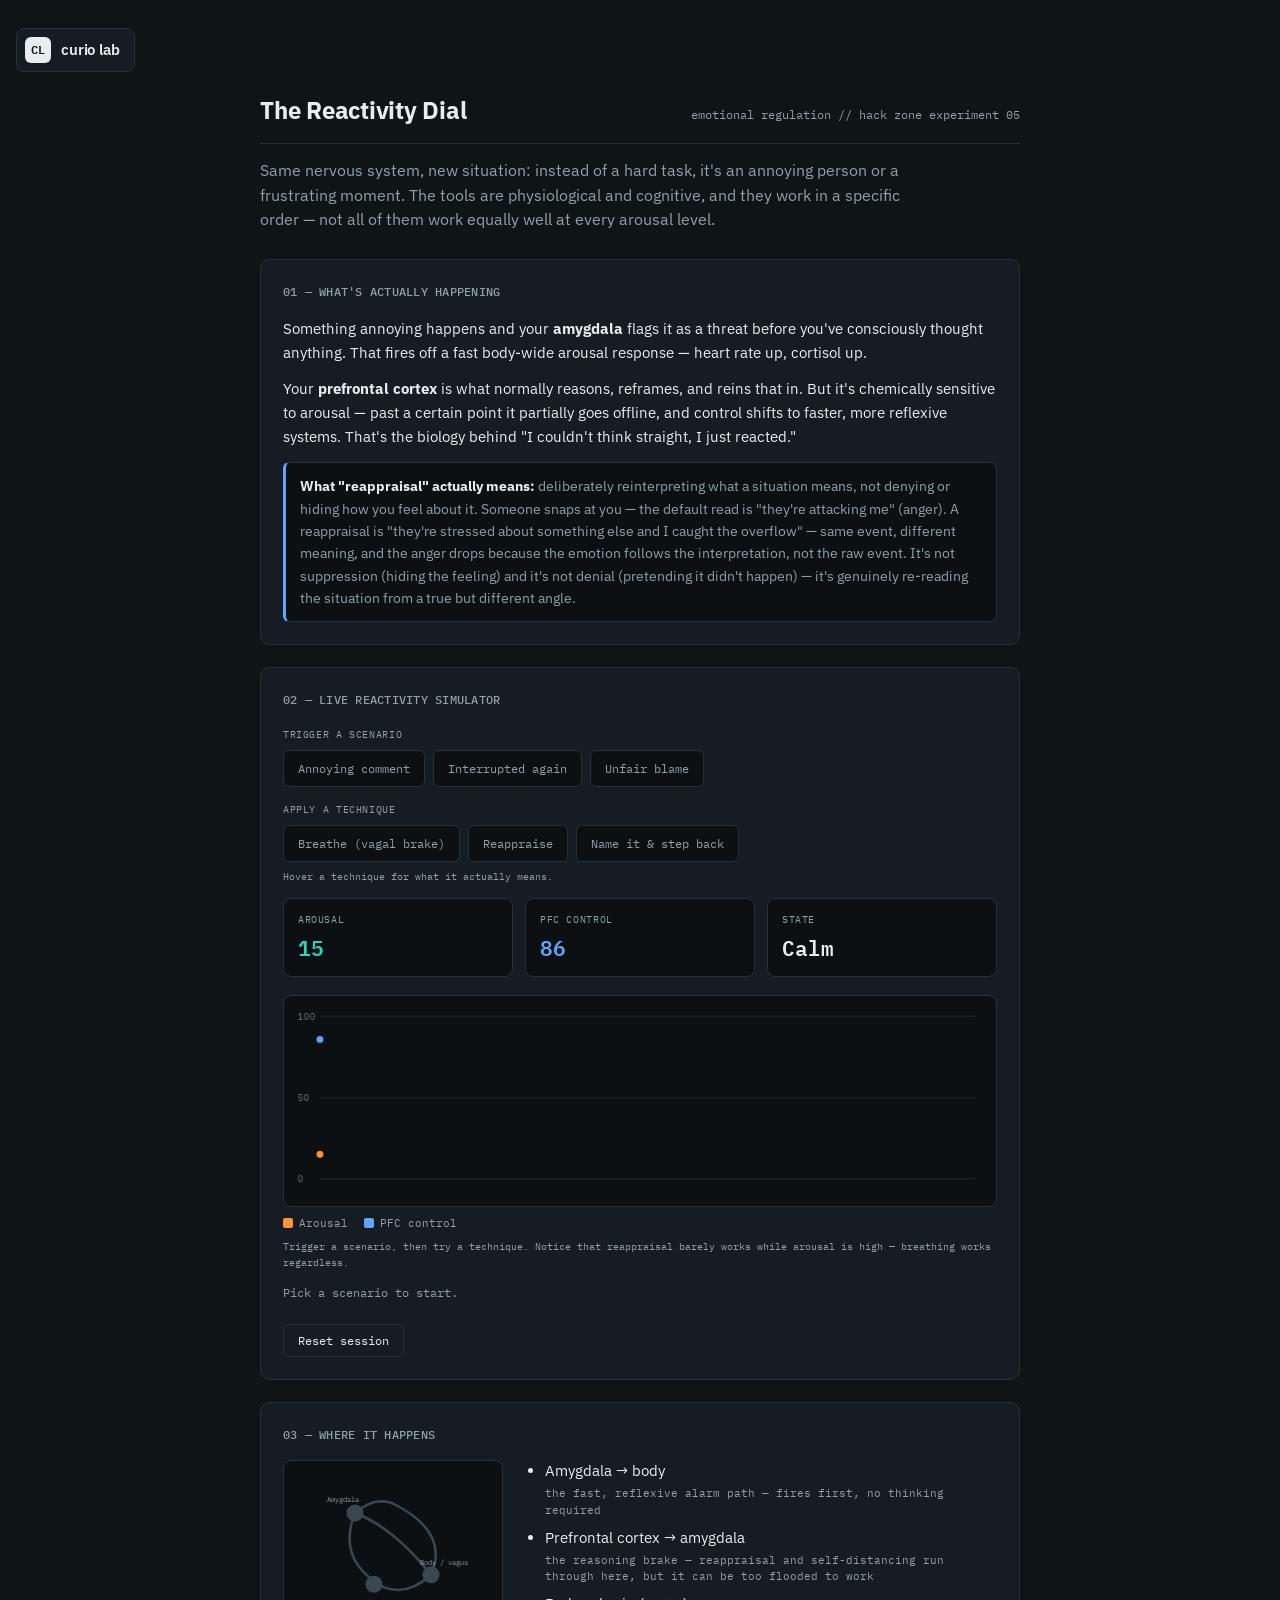
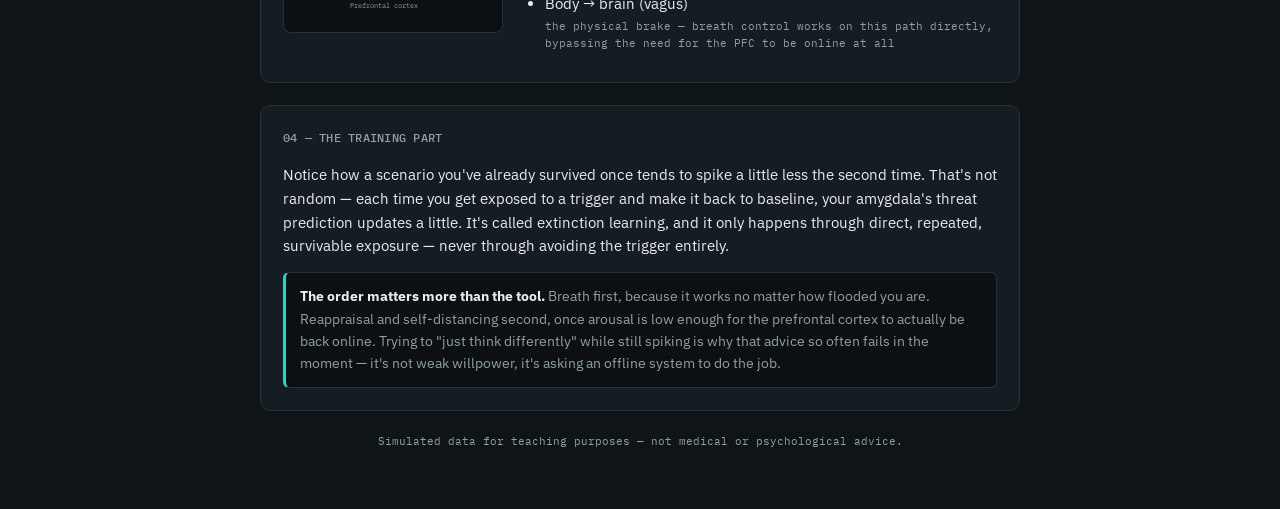
<file: reactivity-dial.html>
<!DOCTYPE html>
<html lang="en">
<head>
<meta charset="UTF-8">
<meta name="viewport" content="width=device-width, initial-scale=1.0">
<title>The Reactivity Dial</title>
<link rel="preconnect" href="https://fonts.googleapis.com">
<link href="https://fonts.googleapis.com/css2?family=IBM+Plex+Mono:wght@400;500;600&family=IBM+Plex+Sans:wght@400;500;600;700&display=swap" rel="stylesheet">
<style>
  :root{
    --bg-deep:#0F1417;
    --panel:#161D22;
    --panel-line:#26323A;
    --text-primary:#E8EDF0;
    --text-muted:#8FA0A8;
    --arousal:#FB923C;
    --arousal-dim:#5A3B22;
    --control:#60A5FA;
    --control-dim:#1E3A5F;
    --calm:#2DD4BF;
    --calm-dim:#164A44;
  }
  *{box-sizing:border-box;}
  html,body{margin:0;padding:0;}
  body{
    background:var(--bg-deep);
    color:var(--text-primary);
    font-family:'IBM Plex Sans',sans-serif;
    line-height:1.55;
    padding:28px 16px 60px;
  }
  .wrap{max-width:760px;margin:0 auto;}

  .console-header{
    display:flex;
    align-items:baseline;
    justify-content:space-between;
    border-bottom:1px solid var(--panel-line);
    padding-bottom:14px;
    margin-bottom:6px;
    flex-wrap:wrap;
    gap:6px;
  }
  .console-header h1{font-size:1.5rem;margin:0;font-weight:700;letter-spacing:-0.01em;}
  .console-header .tag{font-family:'IBM Plex Mono',monospace;font-size:0.72rem;color:var(--text-muted);}

  .intro{color:var(--text-muted);font-size:0.98rem;max-width:64ch;margin:14px 0 28px;}
  .intro strong{color:var(--text-primary);font-weight:600;}

  .panel{
    background:var(--panel);
    border:1px solid var(--panel-line);
    border-radius:10px;
    padding:22px;
    margin-bottom:22px;
  }
  .panel h2{
    font-size:0.78rem;
    font-family:'IBM Plex Mono',monospace;
    color:var(--text-muted);
    margin:0 0 16px;
    font-weight:500;
    letter-spacing:0.02em;
  }

  .explain p{margin:0 0 12px;font-size:0.96rem;}
  .explain p:last-child{margin-bottom:0;}

  /* seg / hack rows */
  .seg-row, .hack-row{display:flex;gap:8px;flex-wrap:wrap;margin-bottom:14px;}
  .seg-btn, .hack-btn{
    font-family:'IBM Plex Mono',monospace;
    font-size:0.76rem;
    background:#0C1013;
    border:1px solid var(--panel-line);
    color:var(--text-muted);
    padding:10px 14px;
    border-radius:6px;
    cursor:pointer;
    transition:border-color 0.2s ease,color 0.2s ease;
  }
  .seg-btn:hover{border-color:var(--arousal);color:var(--text-primary);}
  .hack-btn.h-breathe:hover{border-color:var(--calm);color:var(--text-primary);}
  .hack-btn.h-reappraise:hover{border-color:var(--control);color:var(--text-primary);}
  .hack-btn.h-distance:hover{border-color:var(--control);color:var(--text-primary);}

  .row-label{
    font-family:'IBM Plex Mono',monospace;
    font-size:0.65rem;
    color:var(--text-muted);
    text-transform:uppercase;
    letter-spacing:0.06em;
    margin-bottom:8px;
  }

  /* readouts */
  .readouts{
    display:grid;
    grid-template-columns:repeat(auto-fit,minmax(120px,1fr));
    gap:12px;
    margin-bottom:18px;
  }
  .readout{
    background:#0C1013;
    border:1px solid var(--panel-line);
    border-radius:8px;
    padding:12px 14px;
  }
  .readout .label{
    font-family:'IBM Plex Mono',monospace;
    font-size:0.65rem;
    color:var(--text-muted);
    text-transform:uppercase;
    letter-spacing:0.06em;
  }
  .readout .value{
    font-family:'IBM Plex Mono',monospace;
    font-size:1.3rem;
    font-weight:600;
    margin-top:4px;
    color:var(--text-primary);
    transition:color 0.3s ease;
  }
  .readout .value.arousal-c{color:var(--arousal);}
  .readout .value.control-c{color:var(--control);}
  .readout .value.calm-c{color:var(--calm);}

  /* graph */
  .graph-box{
    background:#0C1013;
    border:1px solid var(--panel-line);
    border-radius:8px;
    padding:10px;
    margin-bottom:6px;
  }
  canvas{width:100%;height:auto;display:block;}
  .legend{
    display:flex;
    gap:16px;
    font-family:'IBM Plex Mono',monospace;
    font-size:0.68rem;
    color:var(--text-muted);
    margin-top:8px;
  }
  .legend span{display:inline-flex;align-items:center;gap:6px;}
  .swatch{width:10px;height:10px;border-radius:2px;display:inline-block;}

  .graph-caption{
    font-family:'IBM Plex Mono',monospace;
    font-size:0.65rem;
    color:var(--text-muted);
    margin-top:6px;
  }

  .feedback{
    font-family:'IBM Plex Mono',monospace;
    font-size:0.75rem;
    color:var(--text-muted);
    min-height:34px;
    margin-top:14px;
    max-width:60ch;
  }

  .ctrl-row{display:flex;gap:10px;flex-wrap:wrap;align-items:center;margin-top:6px;}
  button.action{
    font-family:'IBM Plex Mono',monospace;
    font-size:0.74rem;
    background:transparent;
    border:1px solid var(--panel-line);
    color:var(--text-primary);
    padding:8px 14px;
    border-radius:6px;
    cursor:pointer;
    transition:border-color 0.2s ease, opacity 0.2s ease;
  }
  button.action:hover{border-color:var(--text-primary);}

  /* diagram */
  .diagram-row{display:flex;gap:24px;align-items:flex-start;flex-wrap:wrap;}
  .diagram-box{
    flex:0 0 220px;
    background:#0C1013;
    border:1px solid var(--panel-line);
    border-radius:8px;
    padding:14px;
  }
  .diagram-box svg{width:100%;height:auto;display:block;}
  .d-path{fill:none;stroke:#3A4750;stroke-width:2.6;stroke-linecap:round;transition:stroke 0.5s ease;}
  .d-path.active-fast{stroke:var(--arousal);}
  .d-path.active-pfc{stroke:var(--control);}
  .d-path.blocked-pfc{stroke:var(--arousal-dim);stroke-dasharray:4 4;}
  .d-path.active-vagus{stroke:var(--calm);}
  .d-node{fill:#3A4750;transition:fill 0.5s ease;}
  .d-node.lit-amyg{fill:var(--arousal);}
  .d-node.lit-pfc{fill:var(--control);}
  .d-node.lit-body{fill:var(--calm);}
  .d-label{font-family:'IBM Plex Mono',monospace;font-size:7.5px;fill:var(--text-muted);}

  .diagram-notes{flex:1 1 220px;min-width:220px;}
  .diagram-notes ul{margin:0;padding-left:18px;}
  .diagram-notes li{margin-bottom:8px;font-size:0.92rem;}
  .diagram-notes li span{
    display:block;
    font-family:'IBM Plex Mono',monospace;
    font-size:0.68rem;
    color:var(--text-muted);
    margin-top:2px;
  }

  .callout{
    background:#0C1013;
    border:1px solid var(--panel-line);
    border-left:3px solid var(--calm);
    border-radius:6px;
    padding:12px 14px;
    font-size:0.9rem;
    color:var(--text-muted);
    margin-top:14px;
  }
  .callout strong{color:var(--text-primary);}

  footer{
    margin-top:8px;
    font-family:'IBM Plex Mono',monospace;
    font-size:0.68rem;
    color:var(--text-muted);
    text-align:center;
  }

  /* curio lab shared header */
  a.clab-header{
    display:inline-flex;
    align-items:center;
    gap:10px;
    text-decoration:none;
    padding:8px 14px 8px 8px;
    margin-bottom:20px;
    border:1px solid var(--panel-line, #26323A);
    border-radius:8px;
    background:var(--panel, #161D22);
    transition:border-color 0.2s ease, background 0.2s ease;
  }
  a.clab-header:hover{border-color:var(--text-primary, #E8EDF0);background:#1B242B;}
  .clab-logo-badge{
    font-family:'IBM Plex Mono',monospace;
    font-weight:600;
    font-size:0.78rem;
    color:var(--bg-deep, #0F1417);
    background:var(--text-primary, #E8EDF0);
    width:26px;height:26px;
    border-radius:6px;
    display:flex;align-items:center;justify-content:center;
    flex:0 0 auto;
  }
  .clab-site-name{
    font-family:'IBM Plex Sans',sans-serif;
    font-weight:600;
    font-size:0.92rem;
    color:var(--text-primary, #E8EDF0);
    letter-spacing:-0.01em;
  }
</style>
</head>
<body>
<a href="https://curio-lab.netlify.app/" class="clab-header" aria-label="Back to Curio Lab">
  <span class="clab-logo-badge">CL</span>
  <span class="clab-site-name">curio lab</span>
</a>

<div class="wrap" id="stage">

  <div class="console-header">
    <h1>The Reactivity Dial</h1>
    <span class="tag">emotional regulation // hack zone experiment 05</span>
  </div>

  <p class="intro">
    Same nervous system, new situation: instead of a hard task, it's an annoying person or a frustrating moment.
    The tools are physiological and cognitive, and they work in a specific order — not all of them work equally
    well at every arousal level.
  </p>

  <div class="panel explain">
    <h2>01 — WHAT'S ACTUALLY HAPPENING</h2>
    <p>Something annoying happens and your <strong>amygdala</strong> flags it as a threat before you've consciously thought anything. That fires off a fast body-wide arousal response — heart rate up, cortisol up.</p>
    <p>Your <strong>prefrontal cortex</strong> is what normally reasons, reframes, and reins that in. But it's chemically sensitive to arousal — past a certain point it partially goes offline, and control shifts to faster, more reflexive systems. That's the biology behind "I couldn't think straight, I just reacted."</p>
    <div class="callout" style="border-left-color:var(--control);"><strong>What "reappraisal" actually means:</strong> deliberately reinterpreting what a situation means, not denying or hiding how you feel about it. Someone snaps at you — the default read is "they're attacking me" (anger). A reappraisal is "they're stressed about something else and I caught the overflow" — same event, different meaning, and the anger drops because the emotion follows the interpretation, not the raw event. It's not suppression (hiding the feeling) and it's not denial (pretending it didn't happen) — it's genuinely re-reading the situation from a true but different angle.</div>
  </div>

  <div class="panel">
    <h2>02 — LIVE REACTIVITY SIMULATOR</h2>

    <div class="row-label">Trigger a scenario</div>
    <div class="seg-row" id="triggerRow">
      <button class="seg-btn" data-scn="comment">Annoying comment</button>
      <button class="seg-btn" data-scn="interrupt">Interrupted again</button>
      <button class="seg-btn" data-scn="blame">Unfair blame</button>
    </div>

    <div class="row-label">Apply a technique</div>
    <div class="hack-row">
      <button class="hack-btn h-breathe" id="breatheBtn" title="Slow, extended-exhale breathing — works on the body directly, no thinking required.">Breathe (vagal brake)</button>
      <button class="hack-btn h-reappraise" id="reappraiseBtn" title="Reinterpret what the situation means, without denying what happened. E.g. 'they're stressed, not attacking me.'">Reappraise</button>
      <button class="hack-btn h-distance" id="distanceBtn" title="Mentally step back and refer to yourself in third person — creates enough distance to reason instead of react.">Name it &amp; step back</button>
    </div>
    <div class="graph-caption" style="margin:-8px 0 14px;">Hover a technique for what it actually means.</div>

    <div class="readouts">
      <div class="readout"><div class="label">Arousal</div><div class="value" id="arVal">15</div></div>
      <div class="readout"><div class="label">PFC control</div><div class="value" id="pfcVal">85</div></div>
      <div class="readout"><div class="label">State</div><div class="value" id="stVal">Calm</div></div>
    </div>

    <div class="graph-box">
      <canvas id="graph" width="800" height="220"></canvas>
    </div>
    <div class="legend">
      <span><span class="swatch" style="background:var(--arousal);"></span>Arousal</span>
      <span><span class="swatch" style="background:var(--control);"></span>PFC control</span>
    </div>
    <div class="graph-caption">Trigger a scenario, then try a technique. Notice that reappraisal barely works while arousal is high — breathing works regardless.</div>

    <div class="feedback" id="feedback">Pick a scenario to start.</div>

    <div class="ctrl-row">
      <button class="action" id="resetBtn">Reset session</button>
    </div>
  </div>

  <div class="panel">
    <h2>03 — WHERE IT HAPPENS</h2>
    <div class="diagram-row">
      <div class="diagram-box">
        <svg viewBox="0 0 200 150">
          <path class="d-path" id="pathFast" d="M60,40 Q100,55 140,105"/>
          <path class="d-path" id="pathPfc" d="M60,40 Q40,90 90,118 Q115,128 140,105"/>
          <path class="d-path" id="pathVagus" d="M140,105 Q160,60 100,30 Q80,22 60,40" stroke-dasharray="0"/>
          <circle class="d-node" id="nodeAmyg" cx="60" cy="40" r="9"/>
          <circle class="d-node" id="nodePfc" cx="80" cy="115" r="9"/>
          <circle class="d-node" id="nodeBody" cx="140" cy="105" r="9"/>
          <text class="d-label" x="30" y="28">Amygdala</text>
          <text class="d-label" x="55" y="140">Prefrontal cortex</text>
          <text class="d-label" x="128" y="95">Body / vagus</text>
        </svg>
      </div>
      <div class="diagram-notes">
        <ul>
          <li>Amygdala &rarr; body <span>the fast, reflexive alarm path — fires first, no thinking required</span></li>
          <li>Prefrontal cortex &rarr; amygdala <span>the reasoning brake — reappraisal and self-distancing run through here, but it can be too flooded to work</span></li>
          <li>Body &rarr; brain (vagus) <span>the physical brake — breath control works on this path directly, bypassing the need for the PFC to be online at all</span></li>
        </ul>
      </div>
    </div>
  </div>

  <div class="panel explain">
    <h2>04 — THE TRAINING PART</h2>
    <p>Notice how a scenario you've already survived once tends to spike a little less the second time. That's not random — each time you get exposed to a trigger and make it back to baseline, your amygdala's threat prediction updates a little. It's called extinction learning, and it only happens through direct, repeated, survivable exposure — never through avoiding the trigger entirely.</p>
    <div class="callout"><strong>The order matters more than the tool.</strong> Breath first, because it works no matter how flooded you are. Reappraisal and self-distancing second, once arousal is low enough for the prefrontal cortex to actually be back online. Trying to "just think differently" while still spiking is why that advice so often fails in the moment — it's not weak willpower, it's asking an offline system to do the job.</div>
  </div>

  <footer>Simulated data for teaching purposes — not medical or psychological advice.</footer>
</div>

<script>
(function(){
  const canvas = document.getElementById('graph');
  const ctx = canvas.getContext('2d');
  const W = canvas.width, H = canvas.height;
  const padL = 30, padR = 12, padT = 12, padB = 20;
  const plotW = W - padL - padR, plotH = H - padT - padB;
  const WINDOW = 20;
  const yMin = 0, yMax = 100;
  const BASE_AROUSAL = 15;

  const triggerRow = document.getElementById('triggerRow');
  const breatheBtn = document.getElementById('breatheBtn');
  const reappraiseBtn = document.getElementById('reappraiseBtn');
  const distanceBtn = document.getElementById('distanceBtn');
  const resetBtn = document.getElementById('resetBtn');
  const arVal = document.getElementById('arVal');
  const pfcVal = document.getElementById('pfcVal');
  const stVal = document.getElementById('stVal');
  const feedback = document.getElementById('feedback');

  const pathFast = document.getElementById('pathFast');
  const pathPfc = document.getElementById('pathPfc');
  const pathVagus = document.getElementById('pathVagus');
  const nodeAmyg = document.getElementById('nodeAmyg');
  const nodePfc = document.getElementById('nodePfc');
  const nodeBody = document.getElementById('nodeBody');

  const SCENARIOS = {
    comment:   {label:'Annoying comment', base: 55},
    interrupt: {label:'Interrupted again', base: 65},
    blame:     {label:'Unfair blame',      base: 78},
  };
  let masteryCount = {comment:0, interrupt:0, blame:0};
  let recoveredSinceTrigger = true;

  let arousal = BASE_AROUSAL;
  let history = [[0, BASE_AROUSAL]];
  let startTs = null;
  let simTime = 0;
  let rafId = null;

  function pfcFromArousal(a){
    return Math.max(5, Math.min(95, 100 - a * 0.95));
  }

  function xForTime(t){
    const tMin = Math.max(0, simTime - WINDOW);
    return padL + ((t - tMin) / WINDOW) * plotW;
  }
  function yForValue(v){ return padT + plotH - ((v - yMin) / (yMax - yMin)) * plotH; }

  function drawGrid(){
    ctx.clearRect(0,0,W,H);
    ctx.font = '11px IBM Plex Mono, monospace';
    ctx.fillStyle = '#63737B';
    [0,50,100].forEach(v=>{
      const y = yForValue(v);
      ctx.strokeStyle = '#171F26';
      ctx.beginPath();
      ctx.moveTo(padL, y);
      ctx.lineTo(W - padR, y);
      ctx.stroke();
      ctx.fillText(v, 4, y+4);
    });
  }

  function trimmedHistory(){
    const tMin = Math.max(0, simTime - WINDOW);
    return history.filter(p => p[0] >= tMin - 1);
  }

  function drawSeries(getVal, color){
    const pts = trimmedHistory().map(p => [xForTime(p[0]), yForValue(getVal(p))]);
    if(pts.length < 2) return;
    ctx.beginPath();
    ctx.moveTo(pts[0][0], pts[0][1]);
    for(let i=1;i<pts.length;i++) ctx.lineTo(pts[i][0], pts[i][1]);
    ctx.strokeStyle = color;
    ctx.lineWidth = 2.2;
    ctx.stroke();
    const last = pts[pts.length-1];
    ctx.beginPath();
    ctx.arc(last[0], last[1], 4, 0, Math.PI*2);
    ctx.fillStyle = color;
    ctx.fill();
  }

  function render(){
    drawGrid();
    drawSeries(p => p[1], '#FB923C');
    drawSeries(p => pfcFromArousal(p[1]), '#60A5FA');
  }

  function updateReadouts(){
    const pfc = pfcFromArousal(arousal);
    arVal.textContent = Math.round(arousal);
    arVal.className = 'value ' + (arousal > 55 ? 'arousal-c' : (arousal < 25 ? 'calm-c' : ''));
    pfcVal.textContent = Math.round(pfc);
    pfcVal.className = 'value ' + (pfc > 65 ? 'control-c' : (pfc < 35 ? 'arousal-c' : ''));
    let state = 'Calm';
    if(arousal > 65) state = 'Flooded';
    else if(arousal > 35) state = 'Regulating';
    stVal.textContent = state;
  }

  function pushHistory(){ history.push([simTime, arousal]); }

  function tick(ts){
    if(startTs === null) startTs = ts;
    simTime = (ts - startTs) / 1000;
    // slow passive decay toward baseline
    arousal += (BASE_AROUSAL - arousal) * 0.006;
    arousal = Math.max(0, Math.min(100, arousal));
    if(Math.floor(simTime*4) !== Math.floor((simTime-0.016)*4)) pushHistory();
    if(arousal < 25) recoveredSinceTrigger = true;
    render();
    updateReadouts();
    rafId = requestAnimationFrame(tick);
  }

  function lightPath(el, cls, ms){
    el.classList.add(cls);
    setTimeout(()=>el.classList.remove(cls), ms || 1200);
  }
  function lightNode(el, cls, ms){
    el.classList.add(cls);
    setTimeout(()=>el.classList.remove(cls), ms || 1200);
  }

  triggerRow.querySelectorAll('.seg-btn').forEach(btn=>{
    btn.addEventListener('click', ()=>{
      const key = btn.dataset.scn;
      const scn = SCENARIOS[key];
      const reduction = Math.min(20, masteryCount[key] * 5);
      const magnitude = Math.max(30, scn.base - reduction);
      const wasFamiliar = masteryCount[key] > 0;
      arousal = Math.min(100, arousal + magnitude);
      pushHistory();
      lightPath(pathFast, 'active-fast', 900);
      lightNode(nodeAmyg, 'lit-amyg', 900);
      lightNode(nodeBody, 'lit-body', 900);
      recoveredSinceTrigger = false;
      if(wasFamiliar && reduction > 0){
        feedback.textContent = scn.label + ' hit for ' + Math.round(magnitude) + ' — a bit less than the first time. The amygdala is updating its prediction.';
      } else {
        feedback.textContent = scn.label + ' just spiked your arousal to ' + Math.round(arousal) + '. Try breathing first.';
      }
    });
  });

  breatheBtn.addEventListener('click', ()=>{
    arousal = Math.max(0, arousal - 20);
    pushHistory();
    lightPath(pathVagus, 'active-vagus', 1400);
    lightNode(nodeBody, 'lit-body', 1400);
    feedback.textContent = 'Breath works on the body directly — it drops arousal regardless of how flooded you are.';
  });

  function tryPfcTechnique(name, strongDrop, weakDrop){
    const effective = arousal < 55;
    const drop = effective ? strongDrop : weakDrop;
    arousal = Math.max(0, arousal - drop);
    pushHistory();
    if(effective){
      lightPath(pathPfc, 'active-pfc', 1200);
      lightNode(nodePfc, 'lit-pfc', 1200);
      feedback.textContent = name + ' worked well — arousal was low enough for the prefrontal cortex to actually engage.';
    } else {
      lightPath(pathPfc, 'blocked-pfc', 1200);
      feedback.textContent = name + ' barely moved the needle — arousal is still too high for that path to do much. Try breathing first.';
    }
    if(arousal < 25){
      const key = lastScenarioKey();
      if(key && !recoveredSinceTrigger){
        masteryCount[key] = (masteryCount[key]||0) + 1;
        recoveredSinceTrigger = true;
      }
    }
  }

  let lastScn = null;
  triggerRow.querySelectorAll('.seg-btn').forEach(btn=>{
    btn.addEventListener('click', ()=>{ lastScn = btn.dataset.scn; });
  });
  function lastScenarioKey(){ return lastScn; }

  reappraiseBtn.addEventListener('click', ()=>tryPfcTechnique('Reappraisal', 26, 6));
  distanceBtn.addEventListener('click', ()=>tryPfcTechnique('Naming it / stepping back', 20, 8));

  resetBtn.addEventListener('click', ()=>{
    arousal = BASE_AROUSAL;
    history = [[simTime, BASE_AROUSAL]];
    recoveredSinceTrigger = true;
    feedback.textContent = 'Session reset. Pick a scenario to start.';
  });

  rafId = requestAnimationFrame(tick);
})();
</script>

</body>
</html>
</file>
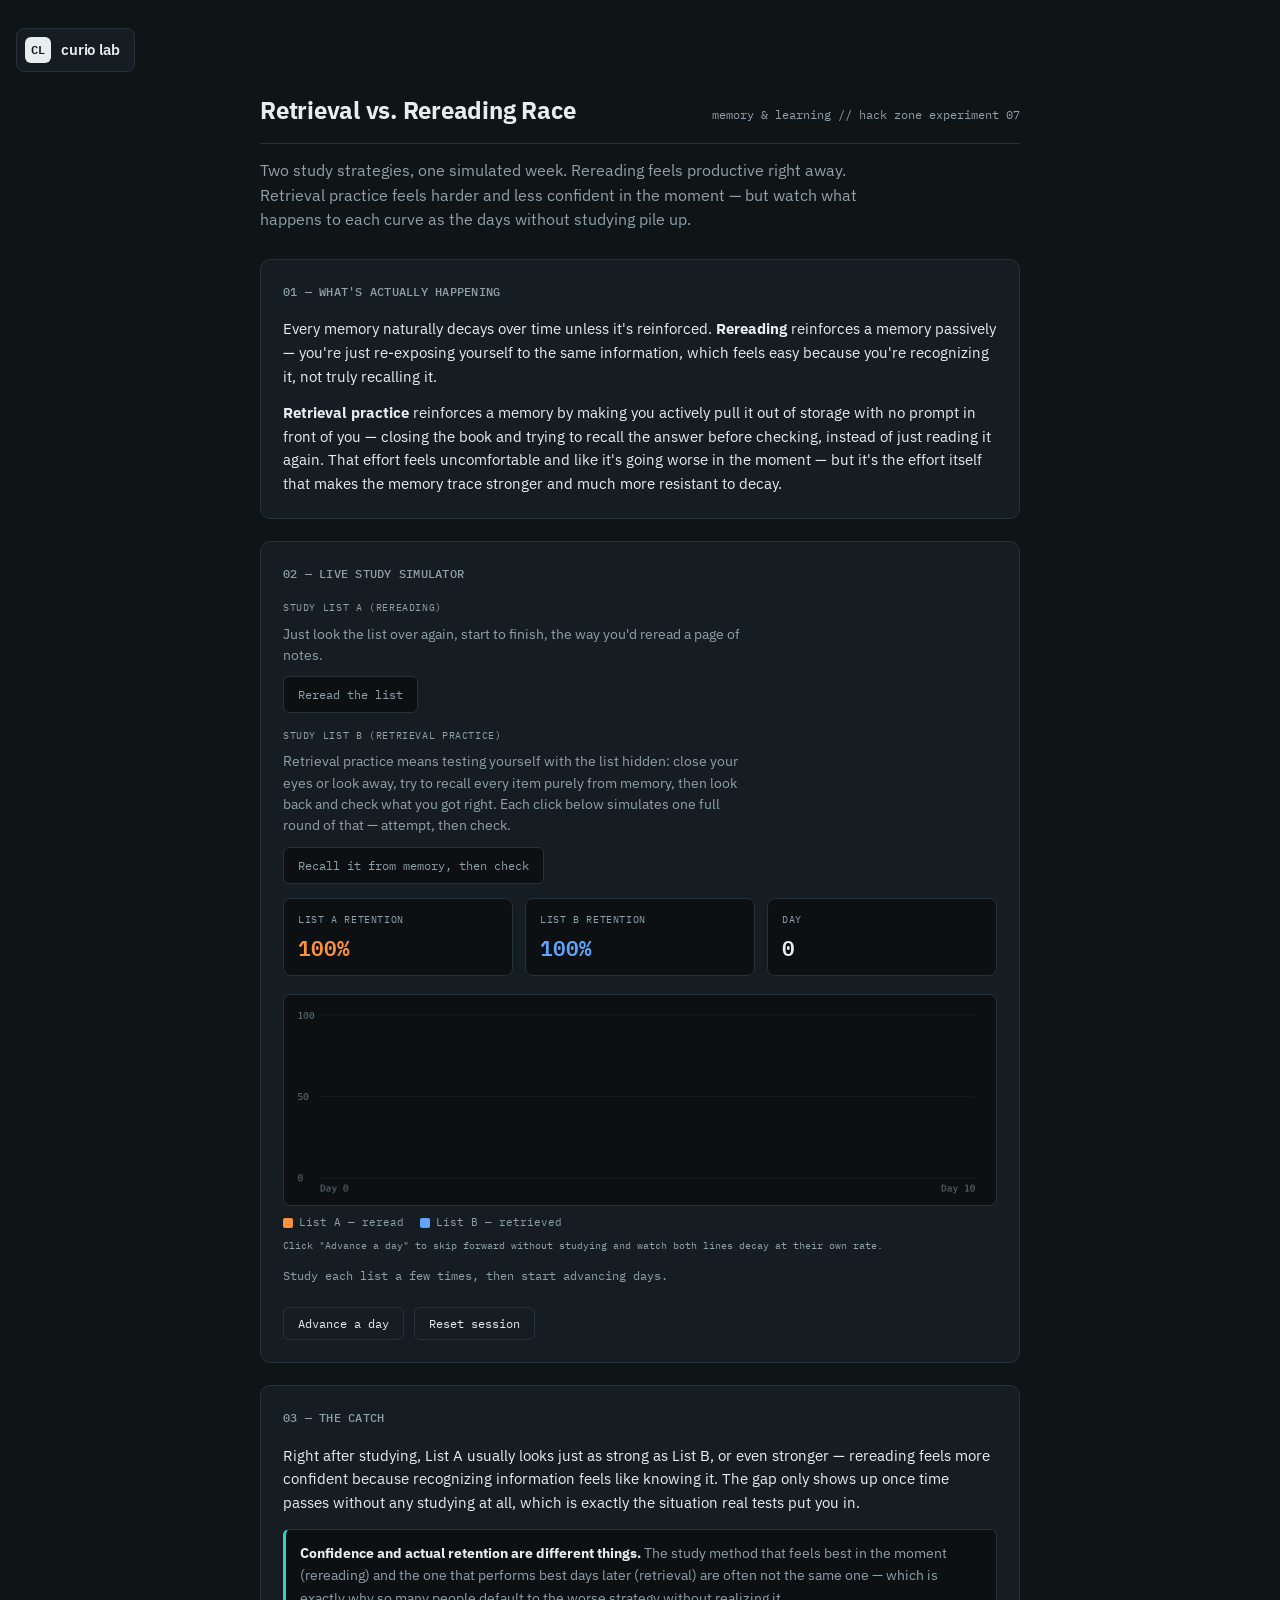
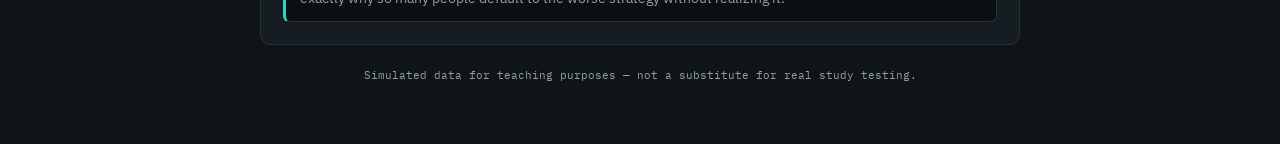
<file: retrieval-vs-rereading.html>
<!DOCTYPE html>
<html lang="en">
<head>
<meta charset="UTF-8">
<meta name="viewport" content="width=device-width, initial-scale=1.0">
<title>Retrieval vs. Rereading Race</title>
<link rel="preconnect" href="https://fonts.googleapis.com">
<link href="https://fonts.googleapis.com/css2?family=IBM+Plex+Mono:wght@400;500;600&family=IBM+Plex+Sans:wght@400;500;600;700&display=swap" rel="stylesheet">
<style>
  :root{
    --bg-deep:#0F1417;
    --panel:#161D22;
    --panel-line:#26323A;
    --text-primary:#E8EDF0;
    --text-muted:#8FA0A8;
    --reread:#FB923C;
    --reread-dim:#5A3B22;
    --retrieve:#60A5FA;
    --retrieve-dim:#1E3A5F;
    --calm:#2DD4BF;
    --calm-dim:#164A44;
  }
  *{box-sizing:border-box;}
  html,body{margin:0;padding:0;}
  body{
    background:var(--bg-deep);
    color:var(--text-primary);
    font-family:'IBM Plex Sans',sans-serif;
    line-height:1.55;
    padding:28px 16px 60px;
  }
  .wrap{max-width:760px;margin:0 auto;}

  .console-header{
    display:flex;
    align-items:baseline;
    justify-content:space-between;
    border-bottom:1px solid var(--panel-line);
    padding-bottom:14px;
    margin-bottom:6px;
    flex-wrap:wrap;
    gap:6px;
  }
  .console-header h1{font-size:1.5rem;margin:0;font-weight:700;letter-spacing:-0.01em;}
  .console-header .tag{font-family:'IBM Plex Mono',monospace;font-size:0.72rem;color:var(--text-muted);}

  .intro{color:var(--text-muted);font-size:0.98rem;max-width:64ch;margin:14px 0 28px;}
  .intro strong{color:var(--text-primary);font-weight:600;}

  .panel{
    background:var(--panel);
    border:1px solid var(--panel-line);
    border-radius:10px;
    padding:22px;
    margin-bottom:22px;
  }
  .panel h2{
    font-size:0.78rem;
    font-family:'IBM Plex Mono',monospace;
    color:var(--text-muted);
    margin:0 0 16px;
    font-weight:500;
    letter-spacing:0.02em;
  }
  .explain p{margin:0 0 12px;font-size:0.96rem;}
  .explain p:last-child{margin-bottom:0;}

  .row-label{
    font-family:'IBM Plex Mono',monospace;
    font-size:0.65rem;
    color:var(--text-muted);
    text-transform:uppercase;
    letter-spacing:0.06em;
    margin-bottom:8px;
  }

  .method-note{
    font-size:0.86rem;
    color:var(--text-muted);
    max-width:58ch;
    margin:0 0 10px;
  }

  .hack-row{display:flex;gap:8px;flex-wrap:wrap;margin-bottom:14px;}
  .hack-btn{
    font-family:'IBM Plex Mono',monospace;
    font-size:0.76rem;
    background:#0C1013;
    border:1px solid var(--panel-line);
    color:var(--text-muted);
    padding:10px 14px;
    border-radius:6px;
    cursor:pointer;
    transition:border-color 0.2s ease,color 0.2s ease;
  }
  .hack-btn.reread-btn:hover{border-color:var(--reread);color:var(--text-primary);}
  .hack-btn.retrieve-btn:hover{border-color:var(--retrieve);color:var(--text-primary);}
  .hack-btn:disabled{opacity:0.4;cursor:default;}

  .readouts{
    display:grid;
    grid-template-columns:repeat(auto-fit,minmax(120px,1fr));
    gap:12px;
    margin-bottom:18px;
  }
  .readout{
    background:#0C1013;
    border:1px solid var(--panel-line);
    border-radius:8px;
    padding:12px 14px;
  }
  .readout .label{
    font-family:'IBM Plex Mono',monospace;
    font-size:0.65rem;
    color:var(--text-muted);
    text-transform:uppercase;
    letter-spacing:0.06em;
  }
  .readout .value{
    font-family:'IBM Plex Mono',monospace;
    font-size:1.3rem;
    font-weight:600;
    margin-top:4px;
    color:var(--text-primary);
  }
  .readout .value.reread-c{color:var(--reread);}
  .readout .value.retrieve-c{color:var(--retrieve);}

  .graph-box{
    background:#0C1013;
    border:1px solid var(--panel-line);
    border-radius:8px;
    padding:10px;
    margin-bottom:6px;
  }
  canvas{width:100%;height:auto;display:block;}
  .legend{
    display:flex;
    gap:16px;
    font-family:'IBM Plex Mono',monospace;
    font-size:0.68rem;
    color:var(--text-muted);
    margin-top:8px;
  }
  .legend span{display:inline-flex;align-items:center;gap:6px;}
  .swatch{width:10px;height:10px;border-radius:2px;display:inline-block;}

  .graph-caption{
    font-family:'IBM Plex Mono',monospace;
    font-size:0.65rem;
    color:var(--text-muted);
    margin-top:6px;
  }

  .feedback{
    font-family:'IBM Plex Mono',monospace;
    font-size:0.75rem;
    color:var(--text-muted);
    min-height:34px;
    margin-top:14px;
    max-width:60ch;
  }

  .ctrl-row{display:flex;gap:10px;flex-wrap:wrap;align-items:center;margin-top:6px;}
  button.action{
    font-family:'IBM Plex Mono',monospace;
    font-size:0.74rem;
    background:transparent;
    border:1px solid var(--panel-line);
    color:var(--text-primary);
    padding:8px 14px;
    border-radius:6px;
    cursor:pointer;
    transition:border-color 0.2s ease, opacity 0.2s ease;
  }
  button.action:hover{border-color:var(--text-primary);}

  .callout{
    background:#0C1013;
    border:1px solid var(--panel-line);
    border-left:3px solid var(--calm);
    border-radius:6px;
    padding:12px 14px;
    font-size:0.9rem;
    color:var(--text-muted);
    margin-top:14px;
  }
  .callout strong{color:var(--text-primary);}

  footer{
    margin-top:8px;
    font-family:'IBM Plex Mono',monospace;
    font-size:0.68rem;
    color:var(--text-muted);
    text-align:center;
  }

  /* curio lab shared header */
  a.clab-header{
    display:inline-flex;
    align-items:center;
    gap:10px;
    text-decoration:none;
    padding:8px 14px 8px 8px;
    margin-bottom:20px;
    border:1px solid var(--panel-line, #26323A);
    border-radius:8px;
    background:var(--panel, #161D22);
    transition:border-color 0.2s ease, background 0.2s ease;
  }
  a.clab-header:hover{border-color:var(--text-primary, #E8EDF0);background:#1B242B;}
  .clab-logo-badge{
    font-family:'IBM Plex Mono',monospace;
    font-weight:600;
    font-size:0.78rem;
    color:var(--bg-deep, #0F1417);
    background:var(--text-primary, #E8EDF0);
    width:26px;height:26px;
    border-radius:6px;
    display:flex;align-items:center;justify-content:center;
    flex:0 0 auto;
  }
  .clab-site-name{
    font-family:'IBM Plex Sans',sans-serif;
    font-weight:600;
    font-size:0.92rem;
    color:var(--text-primary, #E8EDF0);
    letter-spacing:-0.01em;
  }
</style>
</head>
<body>
<a href="https://curio-lab.netlify.app/" class="clab-header" aria-label="Back to Curio Lab">
  <span class="clab-logo-badge">CL</span>
  <span class="clab-site-name">curio lab</span>
</a>

<div class="wrap" id="stage">

  <div class="console-header">
    <h1>Retrieval vs. Rereading Race</h1>
    <span class="tag">memory & learning // hack zone experiment 07</span>
  </div>

  <p class="intro">
    Two study strategies, one simulated week. Rereading feels productive right away. Retrieval practice
    feels harder and less confident in the moment — but watch what happens to each curve as the days
    without studying pile up.
  </p>

  <div class="panel explain">
    <h2>01 — WHAT'S ACTUALLY HAPPENING</h2>
    <p>Every memory naturally decays over time unless it's reinforced. <strong>Rereading</strong> reinforces a memory passively — you're just re-exposing yourself to the same information, which feels easy because you're recognizing it, not truly recalling it.</p>
    <p><strong>Retrieval practice</strong> reinforces a memory by making you actively pull it out of storage with no prompt in front of you — closing the book and trying to recall the answer before checking, instead of just reading it again. That effort feels uncomfortable and like it's going worse in the moment — but it's the effort itself that makes the memory trace stronger and much more resistant to decay.</p>
  </div>

  <div class="panel">
    <h2>02 — LIVE STUDY SIMULATOR</h2>

    <div class="row-label">Study List A (rereading)</div>
    <p class="method-note">Just look the list over again, start to finish, the way you'd reread a page of notes.</p>
    <div class="hack-row">
      <button class="hack-btn reread-btn" id="rereadBtn">Reread the list</button>
    </div>

    <div class="row-label">Study List B (retrieval practice)</div>
    <p class="method-note">Retrieval practice means testing yourself with the list hidden: close your eyes or look away, try to recall every item purely from memory, then look back and check what you got right. Each click below simulates one full round of that — attempt, then check.</p>
    <div class="hack-row">
      <button class="hack-btn retrieve-btn" id="retrieveBtn">Recall it from memory, then check</button>
    </div>

    <div class="readouts">
      <div class="readout"><div class="label">List A retention</div><div class="value reread-c" id="rereadVal">100%</div></div>
      <div class="readout"><div class="label">List B retention</div><div class="value retrieve-c" id="retrieveVal">100%</div></div>
      <div class="readout"><div class="label">Day</div><div class="value" id="dayVal">0</div></div>
    </div>

    <div class="graph-box">
      <canvas id="graph" width="800" height="220"></canvas>
    </div>
    <div class="legend">
      <span><span class="swatch" style="background:var(--reread);"></span>List A — reread</span>
      <span><span class="swatch" style="background:var(--retrieve);"></span>List B — retrieved</span>
    </div>
    <div class="graph-caption">Click "Advance a day" to skip forward without studying and watch both lines decay at their own rate.</div>

    <div class="feedback" id="feedback">Study each list a few times, then start advancing days.</div>

    <div class="ctrl-row">
      <button class="action" id="advanceBtn">Advance a day</button>
      <button class="action" id="resetBtn">Reset session</button>
    </div>
  </div>

  <div class="panel explain">
    <h2>03 — THE CATCH</h2>
    <p>Right after studying, List A usually looks just as strong as List B, or even stronger — rereading feels more confident because recognizing information feels like knowing it. The gap only shows up once time passes without any studying at all, which is exactly the situation real tests put you in.</p>
    <div class="callout"><strong>Confidence and actual retention are different things.</strong> The study method that feels best in the moment (rereading) and the one that performs best days later (retrieval) are often not the same one — which is exactly why so many people default to the worse strategy without realizing it.</div>
  </div>

  <footer>Simulated data for teaching purposes — not a substitute for real study testing.</footer>
</div>

<script>
(function(){
  const canvas = document.getElementById('graph');
  const ctx = canvas.getContext('2d');
  const W = canvas.width, H = canvas.height;
  const padL = 30, padR = 12, padT = 12, padB = 20;
  const plotW = W - padL - padR, plotH = H - padT - padB;
  const yMin = 0, yMax = 100;
  const MAX_DAY = 10;

  const rereadBtn = document.getElementById('rereadBtn');
  const retrieveBtn = document.getElementById('retrieveBtn');
  const advanceBtn = document.getElementById('advanceBtn');
  const resetBtn = document.getElementById('resetBtn');
  const rereadVal = document.getElementById('rereadVal');
  const retrieveVal = document.getElementById('retrieveVal');
  const dayVal = document.getElementById('dayVal');
  const feedback = document.getElementById('feedback');

  // Each list tracked as a "memory strength" that determines decay rate.
  // Rereading gives small strength bumps; retrieval gives larger ones (the effortful-retrieval boost).
  let rereadStrength = 1;
  let retrieveStrength = 1;
  let day = 0;
  let rereadHistory = [[0, 100]];
  let retrieveHistory = [[0, 100]];

  function retentionFromStrength(strength, elapsedDays){
    // Simple exponential forgetting curve; higher strength = slower decay.
    const decayRate = 0.55 / strength;
    return 100 * Math.exp(-decayRate * elapsedDays);
  }

  function currentRetention(strength){
    return retentionFromStrength(strength, day);
  }

  function xForDay(d){ return padL + (d / MAX_DAY) * plotW; }
  function yForValue(v){ return padT + plotH - ((v - yMin) / (yMax - yMin)) * plotH; }

  function drawGrid(){
    ctx.clearRect(0,0,W,H);
    ctx.font = '11px IBM Plex Mono, monospace';
    ctx.fillStyle = '#63737B';
    [0,50,100].forEach(v=>{
      const y = yForValue(v);
      ctx.strokeStyle = '#171F26';
      ctx.beginPath();
      ctx.moveTo(padL, y);
      ctx.lineTo(W - padR, y);
      ctx.stroke();
      ctx.fillText(v, 4, y+4);
    });
    ctx.fillText('Day 0', padL, H - 4);
    ctx.fillText('Day ' + MAX_DAY, W - padR - 40, H - 4);
  }

  function drawSeries(hist, color){
    if(hist.length < 2) return;
    ctx.beginPath();
    ctx.moveTo(xForDay(hist[0][0]), yForValue(hist[0][1]));
    for(let i=1;i<hist.length;i++){
      ctx.lineTo(xForDay(hist[i][0]), yForValue(hist[i][1]));
    }
    ctx.strokeStyle = color;
    ctx.lineWidth = 2.2;
    ctx.stroke();
    const last = hist[hist.length-1];
    ctx.beginPath();
    ctx.arc(xForDay(last[0]), yForValue(last[1]), 4, 0, Math.PI*2);
    ctx.fillStyle = color;
    ctx.fill();
  }

  function render(){
    drawGrid();
    drawSeries(rereadHistory, '#FB923C');
    drawSeries(retrieveHistory, '#60A5FA');
  }

  function updateReadouts(){
    const rr = currentRetention(rereadStrength);
    const rv = currentRetention(retrieveStrength);
    rereadVal.textContent = Math.round(rr) + '%';
    retrieveVal.textContent = Math.round(rv) + '%';
    dayVal.textContent = day;
  }

  rereadBtn.addEventListener('click', ()=>{
    rereadStrength += 0.35;
    rereadHistory[rereadHistory.length-1] = [day, currentRetention(rereadStrength)];
    feedback.textContent = 'List A reread again — feels solid right now, but rereading builds strength slowly.';
    render();
    updateReadouts();
  });

  retrieveBtn.addEventListener('click', ()=>{
    retrieveStrength += 0.9;
    retrieveHistory[retrieveHistory.length-1] = [day, currentRetention(retrieveStrength)];
    feedback.textContent = 'You recalled List B with it hidden, then checked — felt harder than rereading, but each attempt builds much more lasting strength.';
    render();
    updateReadouts();
  });

  advanceBtn.addEventListener('click', ()=>{
    if(day >= MAX_DAY){
      feedback.textContent = 'Reached day ' + MAX_DAY + '. Compare the two retention numbers above — that gap is the testing effect.';
      return;
    }
    day += 1;
    rereadHistory.push([day, currentRetention(rereadStrength)]);
    retrieveHistory.push([day, currentRetention(retrieveStrength)]);
    render();
    updateReadouts();
    if(day === MAX_DAY){
      feedback.textContent = 'Day ' + MAX_DAY + ' reached. Without any studying since, notice which list held up better.';
    } else {
      feedback.textContent = 'A day passed with no studying. Both lists decayed — but not at the same rate.';
    }
  });

  resetBtn.addEventListener('click', ()=>{
    rereadStrength = 1;
    retrieveStrength = 1;
    day = 0;
    rereadHistory = [[0, 100]];
    retrieveHistory = [[0, 100]];
    feedback.textContent = 'Session reset. Study each list a few times, then start advancing days.';
    render();
    updateReadouts();
  });

  render();
  updateReadouts();
})();
</script>

</body>
</html>
</file>
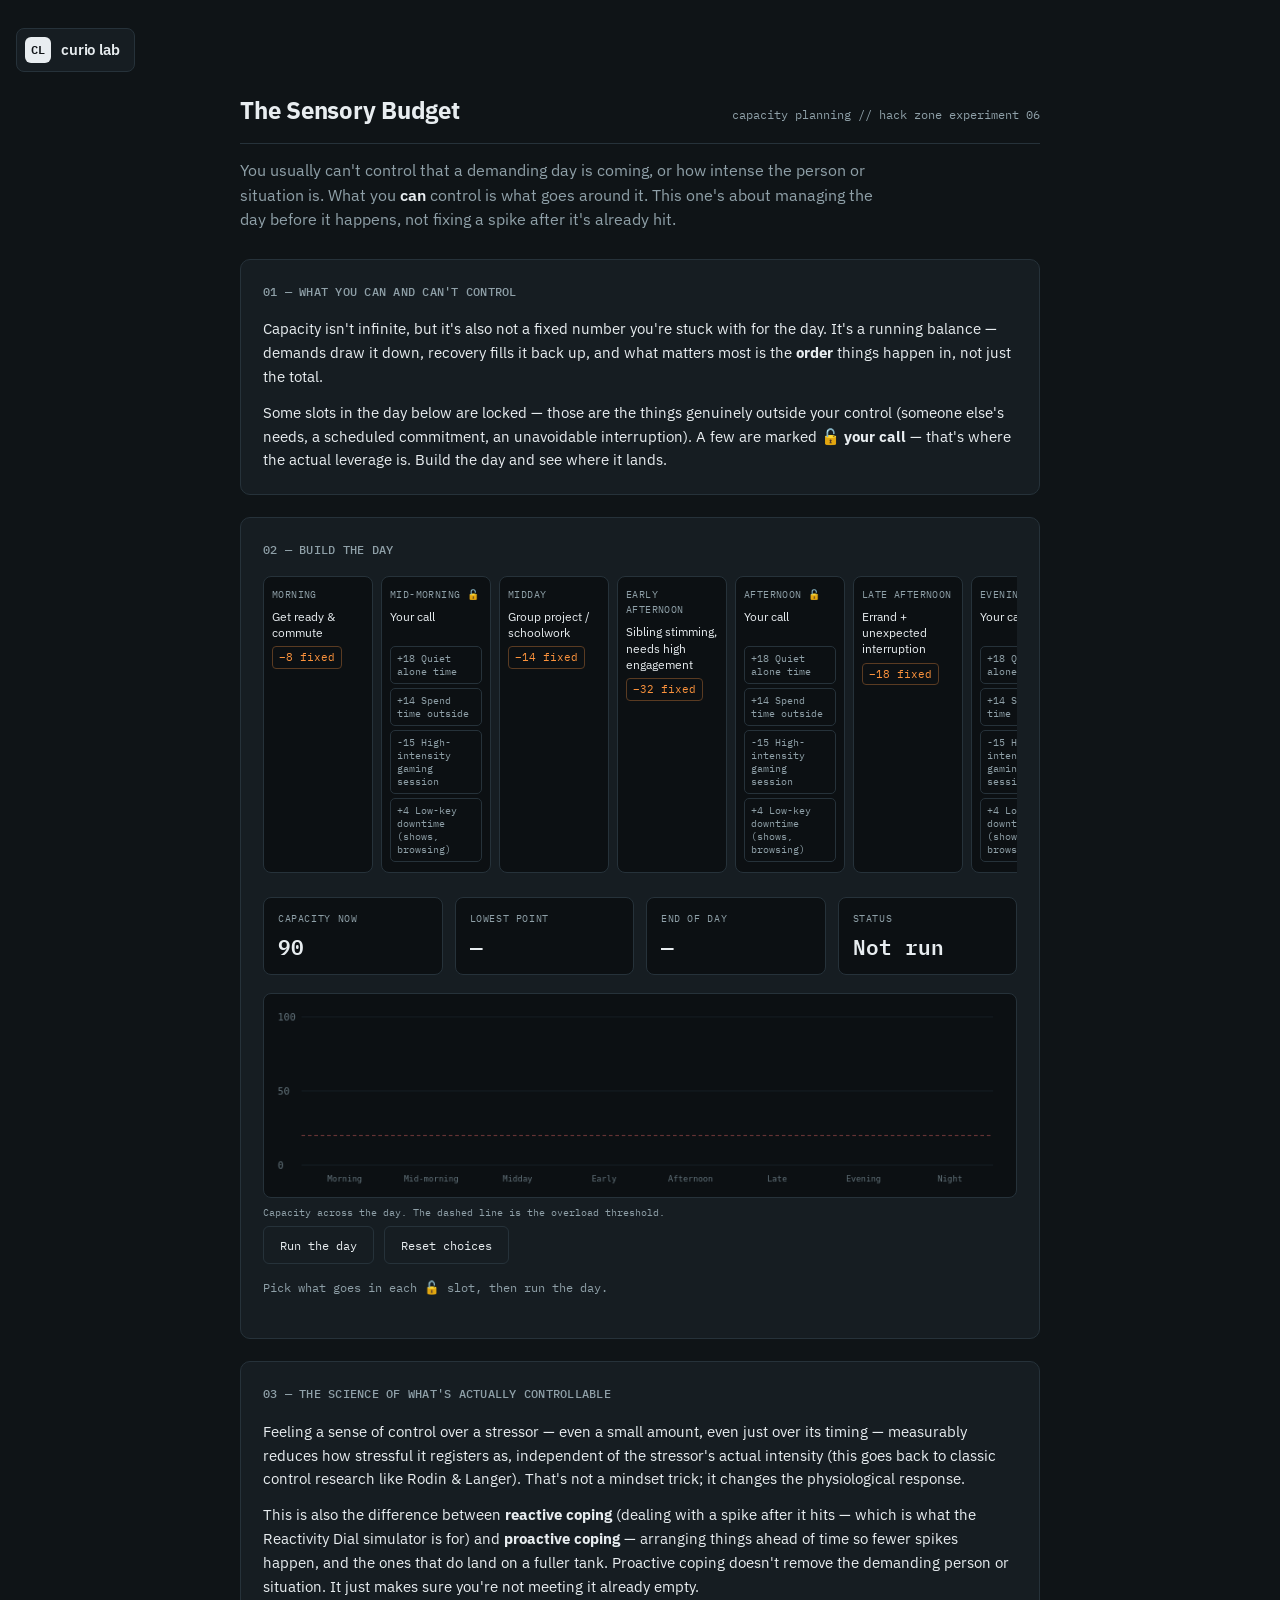
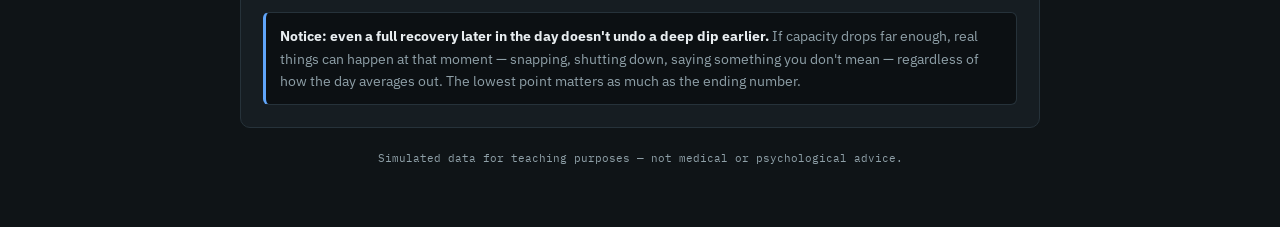
<file: sensory-budget.html>
<!DOCTYPE html>
<html lang="en">
<head>
<meta charset="UTF-8">
<meta name="viewport" content="width=device-width, initial-scale=1.0">
<title>The Sensory Budget</title>
<link rel="preconnect" href="https://fonts.googleapis.com">
<link href="https://fonts.googleapis.com/css2?family=IBM+Plex+Mono:wght@400;500;600&family=IBM+Plex+Sans:wght@400;500;600;700&display=swap" rel="stylesheet">
<style>
  :root{
    --bg-deep:#0F1417;
    --panel:#161D22;
    --panel-line:#26323A;
    --text-primary:#E8EDF0;
    --text-muted:#8FA0A8;
    --good:#2DD4BF;
    --good-dim:#164A44;
    --strain:#FB923C;
    --strain-dim:#5A3B22;
    --overload:#F87171;
    --overload-dim:#5A2323;
    --recover:#60A5FA;
    --recover-dim:#1E3A5F;
  }
  *{box-sizing:border-box;}
  html,body{margin:0;padding:0;}
  body{
    background:var(--bg-deep);
    color:var(--text-primary);
    font-family:'IBM Plex Sans',sans-serif;
    line-height:1.55;
    padding:28px 16px 60px;
  }
  .wrap{max-width:800px;margin:0 auto;}

  .console-header{
    display:flex;
    align-items:baseline;
    justify-content:space-between;
    border-bottom:1px solid var(--panel-line);
    padding-bottom:14px;
    margin-bottom:6px;
    flex-wrap:wrap;
    gap:6px;
  }
  .console-header h1{font-size:1.5rem;margin:0;font-weight:700;letter-spacing:-0.01em;}
  .console-header .tag{font-family:'IBM Plex Mono',monospace;font-size:0.72rem;color:var(--text-muted);}

  .intro{color:var(--text-muted);font-size:0.98rem;max-width:66ch;margin:14px 0 28px;}
  .intro strong{color:var(--text-primary);font-weight:600;}

  .panel{
    background:var(--panel);
    border:1px solid var(--panel-line);
    border-radius:10px;
    padding:22px;
    margin-bottom:22px;
  }
  .panel h2{
    font-size:0.78rem;
    font-family:'IBM Plex Mono',monospace;
    color:var(--text-muted);
    margin:0 0 16px;
    font-weight:500;
    letter-spacing:0.02em;
  }

  .explain p{margin:0 0 12px;font-size:0.96rem;}
  .explain p:last-child{margin-bottom:0;}
  .callout{
    background:#0C1013;
    border:1px solid var(--panel-line);
    border-left:3px solid var(--recover);
    border-radius:6px;
    padding:12px 14px;
    font-size:0.9rem;
    color:var(--text-muted);
    margin-top:14px;
  }
  .callout strong{color:var(--text-primary);}

  /* readouts */
  .readouts{
    display:grid;
    grid-template-columns:repeat(auto-fit,minmax(120px,1fr));
    gap:12px;
    margin-bottom:18px;
  }
  .readout{
    background:#0C1013;
    border:1px solid var(--panel-line);
    border-radius:8px;
    padding:12px 14px;
  }
  .readout .label{
    font-family:'IBM Plex Mono',monospace;
    font-size:0.65rem;
    color:var(--text-muted);
    text-transform:uppercase;
    letter-spacing:0.06em;
  }
  .readout .value{
    font-family:'IBM Plex Mono',monospace;
    font-size:1.3rem;
    font-weight:600;
    margin-top:4px;
    color:var(--text-primary);
    transition:color 0.3s ease;
  }
  .readout .value.good-c{color:var(--good);}
  .readout .value.strain-c{color:var(--strain);}
  .readout .value.overload-c{color:var(--overload);}

  /* graph */
  .graph-box{
    background:#0C1013;
    border:1px solid var(--panel-line);
    border-radius:8px;
    padding:10px;
    margin-bottom:6px;
  }
  canvas{width:100%;height:auto;display:block;}
  .graph-caption{
    font-family:'IBM Plex Mono',monospace;
    font-size:0.65rem;
    color:var(--text-muted);
    margin-top:6px;
  }

  /* timeline / slots */
  .timeline{
    display:flex;
    gap:8px;
    overflow-x:auto;
    padding-bottom:6px;
    margin-bottom:18px;
  }
  .slot{
    flex:0 0 110px;
    background:#0C1013;
    border:1px solid var(--panel-line);
    border-radius:8px;
    padding:10px 8px;
    display:flex;
    flex-direction:column;
    gap:6px;
    transition:border-color 0.3s ease;
  }
  .slot.active-now{border-color:var(--text-primary);}
  .slot-time{
    font-family:'IBM Plex Mono',monospace;
    font-size:0.62rem;
    color:var(--text-muted);
    text-transform:uppercase;
    letter-spacing:0.04em;
  }
  .slot-label{
    font-size:0.78rem;
    color:var(--text-primary);
    line-height:1.3;
    min-height:32px;
  }
  .slot-badge{
    font-family:'IBM Plex Mono',monospace;
    font-size:0.68rem;
    align-self:flex-start;
    padding:2px 6px;
    border-radius:4px;
    border:1px solid var(--panel-line);
    color:var(--text-muted);
  }
  .slot-badge.fixed{border-color:var(--strain-dim);color:var(--strain);}
  .slot-badge.locked-tag{color:var(--text-muted);font-size:0.6rem;}

  .slot.discretionary .slot-time::after{content:" \1F513";}

  .choice-list{display:flex;flex-direction:column;gap:4px;}
  .choice-btn{
    font-family:'IBM Plex Mono',monospace;
    font-size:0.64rem;
    background:transparent;
    border:1px solid var(--panel-line);
    color:var(--text-muted);
    padding:5px 6px;
    border-radius:5px;
    cursor:pointer;
    text-align:left;
    transition:border-color 0.2s ease,color 0.2s ease;
  }
  .choice-btn:hover{border-color:var(--text-primary);color:var(--text-primary);}
  .choice-btn.selected{border-color:var(--recover);color:var(--text-primary);background:rgba(96,165,250,0.08);}
  .choice-btn.selected.is-demand{border-color:var(--overload);}

  .ctrl-row{display:flex;gap:10px;flex-wrap:wrap;align-items:center;margin-top:6px;}
  button.action{
    font-family:'IBM Plex Mono',monospace;
    font-size:0.78rem;
    background:transparent;
    border:1px solid var(--panel-line);
    color:var(--text-primary);
    padding:10px 16px;
    border-radius:6px;
    cursor:pointer;
    transition:border-color 0.2s ease, opacity 0.2s ease;
  }
  button.action:hover:not(:disabled){border-color:var(--good);}
  button.action:disabled{opacity:0.4;cursor:default;}

  .feedback{
    font-family:'IBM Plex Mono',monospace;
    font-size:0.78rem;
    color:var(--text-muted);
    min-height:38px;
    margin-top:14px;
    max-width:64ch;
  }

  footer{
    margin-top:8px;
    font-family:'IBM Plex Mono',monospace;
    font-size:0.68rem;
    color:var(--text-muted);
    text-align:center;
  }

  /* curio lab shared header */
  a.clab-header{
    display:inline-flex;
    align-items:center;
    gap:10px;
    text-decoration:none;
    padding:8px 14px 8px 8px;
    margin-bottom:20px;
    border:1px solid var(--panel-line, #26323A);
    border-radius:8px;
    background:var(--panel, #161D22);
    transition:border-color 0.2s ease, background 0.2s ease;
  }
  a.clab-header:hover{border-color:var(--text-primary, #E8EDF0);background:#1B242B;}
  .clab-logo-badge{
    font-family:'IBM Plex Mono',monospace;
    font-weight:600;
    font-size:0.78rem;
    color:var(--bg-deep, #0F1417);
    background:var(--text-primary, #E8EDF0);
    width:26px;height:26px;
    border-radius:6px;
    display:flex;align-items:center;justify-content:center;
    flex:0 0 auto;
  }
  .clab-site-name{
    font-family:'IBM Plex Sans',sans-serif;
    font-weight:600;
    font-size:0.92rem;
    color:var(--text-primary, #E8EDF0);
    letter-spacing:-0.01em;
  }
</style>
</head>
<body>
<a href="https://curio-lab.netlify.app/" class="clab-header" aria-label="Back to Curio Lab">
  <span class="clab-logo-badge">CL</span>
  <span class="clab-site-name">curio lab</span>
</a>

<div class="wrap" id="stage">

  <div class="console-header">
    <h1>The Sensory Budget</h1>
    <span class="tag">capacity planning // hack zone experiment 06</span>
  </div>

  <p class="intro">
    You usually can't control that a demanding day is coming, or how intense the person or situation is.
    What you <strong>can</strong> control is what goes around it. This one's about managing the day before
    it happens, not fixing a spike after it's already hit.
  </p>

  <div class="panel explain">
    <h2>01 — WHAT YOU CAN AND CAN'T CONTROL</h2>
    <p>Capacity isn't infinite, but it's also not a fixed number you're stuck with for the day. It's a running balance — demands draw it down, recovery fills it back up, and what matters most is the <strong>order</strong> things happen in, not just the total.</p>
    <p>Some slots in the day below are locked — those are the things genuinely outside your control (someone else's needs, a scheduled commitment, an unavoidable interruption). A few are marked <strong>🔓 your call</strong> — that's where the actual leverage is. Build the day and see where it lands.</p>
  </div>

  <div class="panel">
    <h2>02 — BUILD THE DAY</h2>

    <div class="timeline" id="timeline"></div>

    <div class="readouts">
      <div class="readout"><div class="label">Capacity now</div><div class="value" id="capVal">90</div></div>
      <div class="readout"><div class="label">Lowest point</div><div class="value" id="lowVal">—</div></div>
      <div class="readout"><div class="label">End of day</div><div class="value" id="endVal">—</div></div>
      <div class="readout"><div class="label">Status</div><div class="value" id="statusVal">Not run</div></div>
    </div>

    <div class="graph-box">
      <canvas id="graph" width="800" height="200"></canvas>
    </div>
    <div class="graph-caption">Capacity across the day. The dashed line is the overload threshold.</div>

    <div class="ctrl-row">
      <button class="action" id="runBtn">Run the day</button>
      <button class="action" id="resetBtn">Reset choices</button>
    </div>
    <div class="feedback" id="feedback">Pick what goes in each 🔓 slot, then run the day.</div>
  </div>

  <div class="panel explain">
    <h2>03 — THE SCIENCE OF WHAT'S ACTUALLY CONTROLLABLE</h2>
    <p>Feeling a sense of control over a stressor — even a small amount, even just over its timing — measurably reduces how stressful it registers as, independent of the stressor's actual intensity (this goes back to classic control research like Rodin &amp; Langer). That's not a mindset trick; it changes the physiological response.</p>
    <p>This is also the difference between <strong>reactive coping</strong> (dealing with a spike after it hits — which is what the Reactivity Dial simulator is for) and <strong>proactive coping</strong> — arranging things ahead of time so fewer spikes happen, and the ones that do land on a fuller tank. Proactive coping doesn't remove the demanding person or situation. It just makes sure you're not meeting it already empty.</p>
    <div class="callout"><strong>Notice: even a full recovery later in the day doesn't undo a deep dip earlier.</strong> If capacity drops far enough, real things can happen at that moment — snapping, shutting down, saying something you don't mean — regardless of how the day averages out. The lowest point matters as much as the ending number.</div>
  </div>

  <footer>Simulated data for teaching purposes — not medical or psychological advice.</footer>
</div>

<script>
(function(){
  const START_CAP = 90;
  const OVERLOAD_LINE = 20;

  const SLOTS = [
    {time:'Morning', type:'fixed', label:'Get ready & commute', cost:8},
    {time:'Mid-morning', type:'choice', options:[
      {label:'Quiet alone time', delta: 18, kind:'recover'},
      {label:'Spend time outside', delta: 14, kind:'recover'},
      {label:'High-intensity gaming session', delta: -15, kind:'demand'},
      {label:'Low-key downtime (shows, browsing)', delta: 4, kind:'recover'},
    ]},
    {time:'Midday', type:'fixed', label:'Group project / schoolwork', cost:14},
    {time:'Early afternoon', type:'fixed', label:'Sibling stimming, needs high engagement', cost:32},
    {time:'Afternoon', type:'choice', options:[
      {label:'Quiet alone time', delta: 18, kind:'recover'},
      {label:'Spend time outside', delta: 14, kind:'recover'},
      {label:'High-intensity gaming session', delta: -15, kind:'demand'},
      {label:'Low-key downtime (shows, browsing)', delta: 4, kind:'recover'},
    ]},
    {time:'Late afternoon', type:'fixed', label:'Errand + unexpected interruption', cost:18},
    {time:'Evening', type:'choice', options:[
      {label:'Quiet alone time', delta: 18, kind:'recover'},
      {label:'Spend time outside', delta: 14, kind:'recover'},
      {label:'High-intensity gaming session', delta: -15, kind:'demand'},
      {label:'Low-key downtime (shows, browsing)', delta: 4, kind:'recover'},
    ]},
    {time:'Night', type:'fixed', label:'Wind down', cost:5},
  ];

  const selections = {}; // slotIndex -> option index, for choice slots

  const timelineEl = document.getElementById('timeline');
  const capVal = document.getElementById('capVal');
  const lowVal = document.getElementById('lowVal');
  const endVal = document.getElementById('endVal');
  const statusVal = document.getElementById('statusVal');
  const runBtn = document.getElementById('runBtn');
  const resetBtn = document.getElementById('resetBtn');
  const feedback = document.getElementById('feedback');

  function buildTimeline(){
    timelineEl.innerHTML = '';
    SLOTS.forEach((slot, i) => {
      const div = document.createElement('div');
      div.className = 'slot' + (slot.type === 'choice' ? ' discretionary' : '');
      div.id = 'slot-' + i;

      const timeEl = document.createElement('div');
      timeEl.className = 'slot-time';
      timeEl.textContent = slot.time;
      div.appendChild(timeEl);

      if(slot.type === 'fixed'){
        const label = document.createElement('div');
        label.className = 'slot-label';
        label.textContent = slot.label;
        div.appendChild(label);
        const badge = document.createElement('div');
        badge.className = 'slot-badge fixed';
        badge.textContent = '−' + slot.cost + ' fixed';
        div.appendChild(badge);
      } else {
        const label = document.createElement('div');
        label.className = 'slot-label';
        label.textContent = 'Your call';
        div.appendChild(label);
        const list = document.createElement('div');
        list.className = 'choice-list';
        slot.options.forEach((opt, oi) => {
          const b = document.createElement('button');
          b.className = 'choice-btn';
          b.textContent = (opt.delta > 0 ? '+' : '') + opt.delta + ' ' + opt.label;
          b.addEventListener('click', () => {
            selections[i] = oi;
            renderSelections();
          });
          list.appendChild(b);
        });
        div.appendChild(list);
      }
      timelineEl.appendChild(div);
    });
    renderSelections();
  }

  function renderSelections(){
    SLOTS.forEach((slot, i) => {
      if(slot.type !== 'choice') return;
      const div = document.getElementById('slot-' + i);
      const btns = div.querySelectorAll('.choice-btn');
      btns.forEach((b, oi) => {
        const isSel = selections[i] === oi;
        b.classList.toggle('selected', isSel);
        b.classList.toggle('is-demand', isSel && slot.options[oi].kind === 'demand');
      });
    });
  }

  // ---- graph ----
  const canvas = document.getElementById('graph');
  const ctx = canvas.getContext('2d');
  const W = canvas.width, H = canvas.height;
  const padL = 30, padR = 14, padT = 14, padB = 24;
  const plotW = W - padL - padR, plotH = H - padT - padB;
  const yMin = 0, yMax = 100;

  function xForIndex(i){ return padL + (i/(SLOTS.length)) * plotW; }
  function yForValue(v){ return padT + plotH - ((v-yMin)/(yMax-yMin)) * plotH; }

  function drawGrid(){
    ctx.clearRect(0,0,W,H);
    ctx.font = '11px IBM Plex Mono, monospace';
    ctx.fillStyle = '#63737B';
    [0,50,100].forEach(v=>{
      const y = yForValue(v);
      ctx.strokeStyle = '#171F26';
      ctx.beginPath();
      ctx.moveTo(padL,y); ctx.lineTo(W-padR,y); ctx.stroke();
      ctx.fillText(v, 4, y+4);
    });
    const oy = yForValue(OVERLOAD_LINE);
    ctx.strokeStyle = 'rgba(248,113,113,0.5)';
    ctx.setLineDash([4,3]);
    ctx.beginPath();
    ctx.moveTo(padL, oy); ctx.lineTo(W-padR, oy); ctx.stroke();
    ctx.setLineDash([]);

    ctx.fillStyle = '#63737B';
    SLOTS.forEach((s,i)=>{
      const x = xForIndex(i) + (plotW/SLOTS.length)/2;
      ctx.save();
      ctx.translate(x, H-6);
      ctx.font = '9px IBM Plex Mono, monospace';
      ctx.textAlign = 'center';
      ctx.fillText(s.time.split(' ')[0], 0, 0);
      ctx.restore();
    });
  }

  function drawStep(points){
    if(points.length < 2) return;
    ctx.beginPath();
    ctx.moveTo(xForIndex(0), yForValue(points[0]));
    for(let i=1;i<points.length;i++){
      const xPrev = xForIndex(i-1) + (plotW/SLOTS.length);
      ctx.lineTo(xPrev, yForValue(points[i-1]));
      ctx.lineTo(xPrev, yForValue(points[i]));
    }
    const lastX = xForIndex(points.length-1) + (plotW/SLOTS.length);
    ctx.lineTo(lastX, yForValue(points[points.length-1]));
    const minV = Math.min(...points);
    const lineColor = minV < OVERLOAD_LINE ? '#F87171' : (minV < 40 ? '#FB923C' : '#2DD4BF');
    ctx.strokeStyle = lineColor;
    ctx.lineWidth = 2.4;
    ctx.stroke();

    points.forEach((v,i)=>{
      const x = xForIndex(i) + (plotW/SLOTS.length)/2;
      ctx.beginPath();
      ctx.arc(x, yForValue(v), 3.5, 0, Math.PI*2);
      ctx.fillStyle = lineColor;
      ctx.fill();
    });
  }

  function render(points){
    drawGrid();
    if(points && points.length) drawStep(points);
  }

  function computeSeries(){
    let cap = START_CAP;
    const points = [];
    SLOTS.forEach((slot,i)=>{
      if(slot.type === 'fixed'){
        cap -= slot.cost;
      } else {
        const oi = selections[i];
        if(oi !== undefined){
          cap += slot.options[oi].delta;
        }
      }
      cap = Math.max(0, Math.min(100, cap));
      points.push(cap);
    });
    return points;
  }

  let running = false;

  function runDay(){
    if(running) return;
    const allChosen = SLOTS.every((s,i)=> s.type==='fixed' || selections[i] !== undefined);
    if(!allChosen){
      feedback.textContent = 'Pick something for every 🔓 slot first.';
      return;
    }
    running = true;
    runBtn.disabled = true;
    const series = computeSeries();
    let step = 0;
    const shown = [];
    function advance(){
      shown.push(series[step]);
      render(shown);
      const cap = series[step];
      capVal.textContent = Math.round(cap);
      capVal.className = 'value ' + (cap < OVERLOAD_LINE ? 'overload-c' : (cap < 40 ? 'strain-c' : 'good-c'));
      document.querySelectorAll('.slot').forEach(el=>el.classList.remove('active-now'));
      const slotEl = document.getElementById('slot-'+step);
      if(slotEl) slotEl.classList.add('active-now');

      step++;
      if(step < series.length){
        setTimeout(advance, 550);
      } else {
        finishRun(series);
      }
    }
    advance();
  }

  function finishRun(series){
    running = false;
    runBtn.disabled = false;
    document.querySelectorAll('.slot').forEach(el=>el.classList.remove('active-now'));
    const low = Math.min(...series);
    const end = series[series.length-1];
    lowVal.textContent = Math.round(low);
    lowVal.className = 'value ' + (low < OVERLOAD_LINE ? 'overload-c' : (low < 40 ? 'strain-c' : 'good-c'));
    endVal.textContent = Math.round(end);
    endVal.className = 'value ' + (end < OVERLOAD_LINE ? 'overload-c' : (end < 40 ? 'strain-c' : 'good-c'));

    let status, msg;
    if(low < OVERLOAD_LINE){
      status = 'Overloaded';
      statusVal.className = 'value overload-c';
      msg = 'Capacity dropped below the overload line at some point — even though it recovered after, that dip is where real reactions happen. Try moving a recovery slot earlier, right before the biggest demand instead of after it.';
    } else if(low < 40){
      status = 'Strained';
      statusVal.className = 'value strain-c';
      msg = 'You stayed above overload, but it was close. Notice where the dip happened relative to your recovery choices.';
    } else {
      status = 'Comfortable';
      statusVal.className = 'value good-c';
      msg = "Capacity never got dangerously low. That's the version of the day where the demands didn't change, but the spacing around them did.";
    }
    statusVal.textContent = status;
    feedback.textContent = msg;
  }

  runBtn.addEventListener('click', runDay);
  resetBtn.addEventListener('click', ()=>{
    for(const k in selections) delete selections[k];
    renderSelections();
    capVal.textContent = START_CAP;
    capVal.className = 'value good-c';
    lowVal.textContent = '—'; lowVal.className = 'value';
    endVal.textContent = '—'; endVal.className = 'value';
    statusVal.textContent = 'Not run'; statusVal.className = 'value';
    feedback.textContent = 'Pick what goes in each 🔓 slot, then run the day.';
    render([]);
  });

  buildTimeline();
  render([]);
})();
</script>

</body>
</html>
</file>
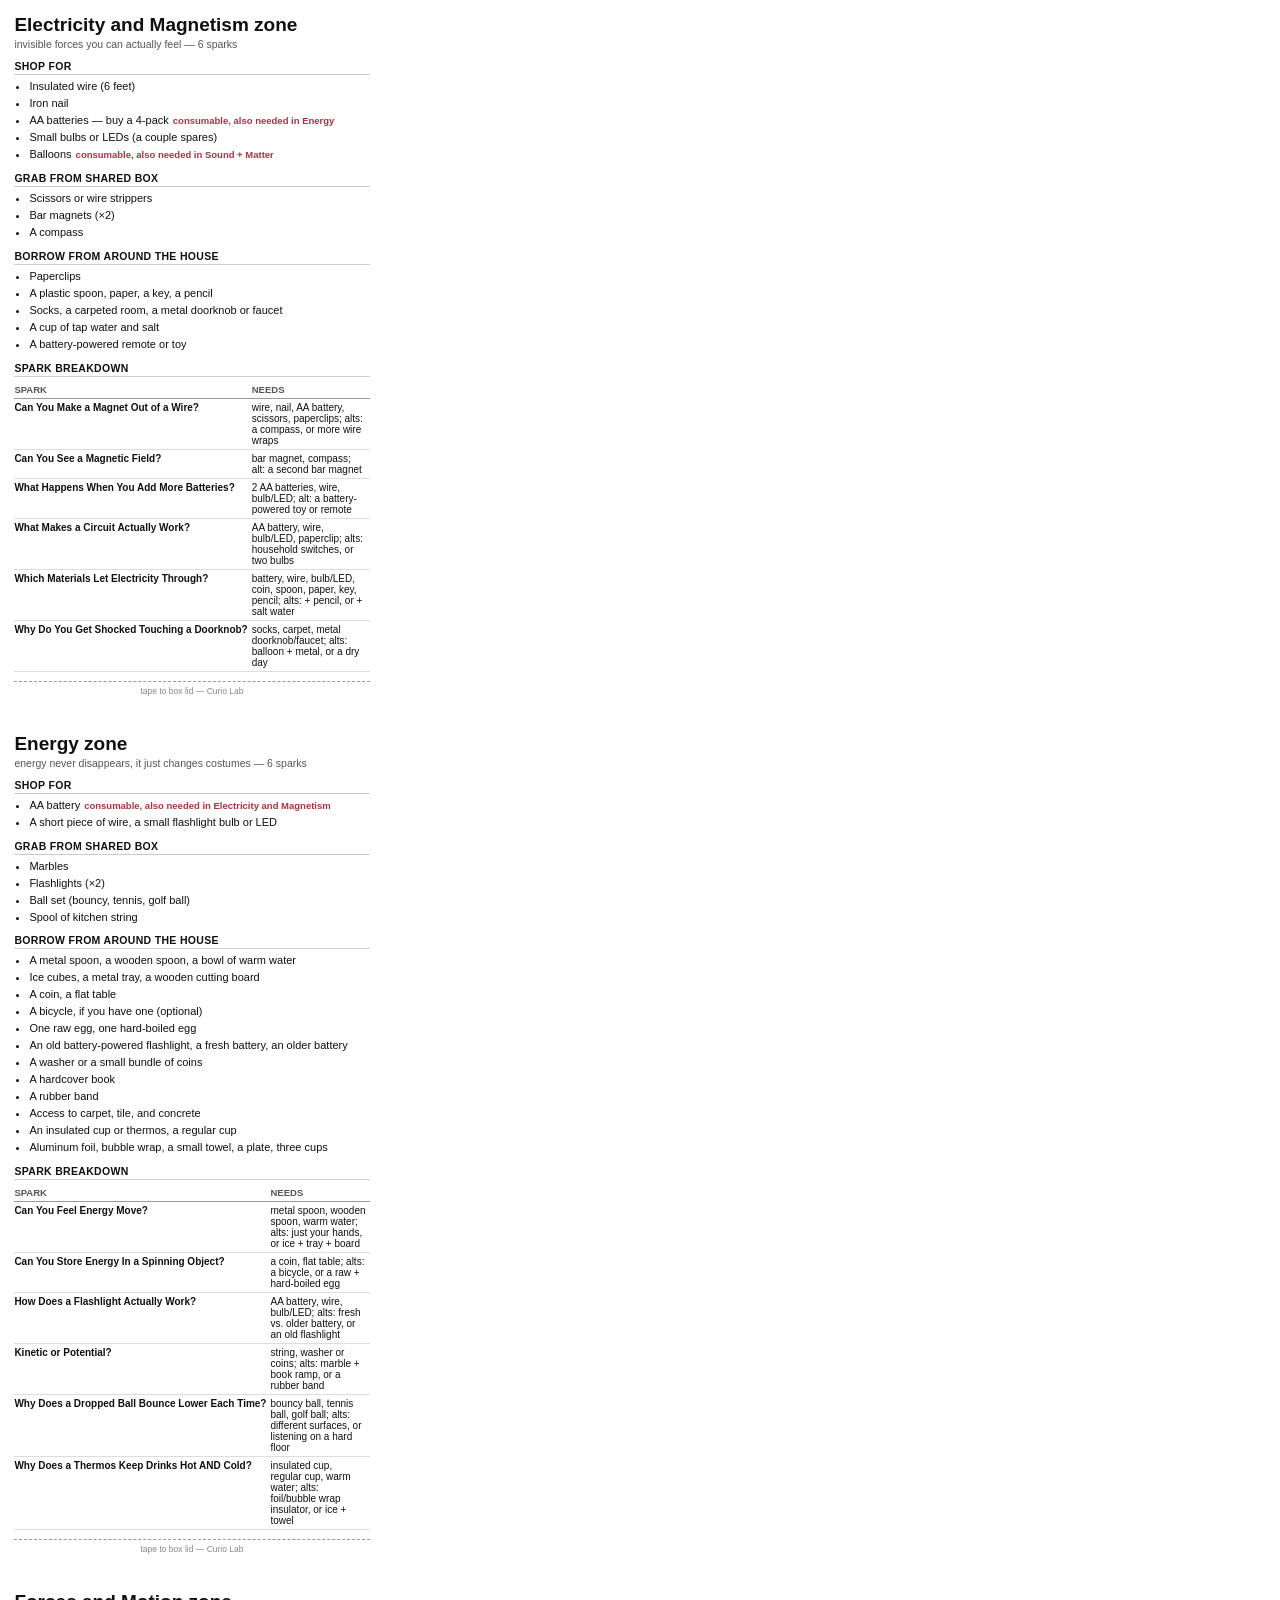
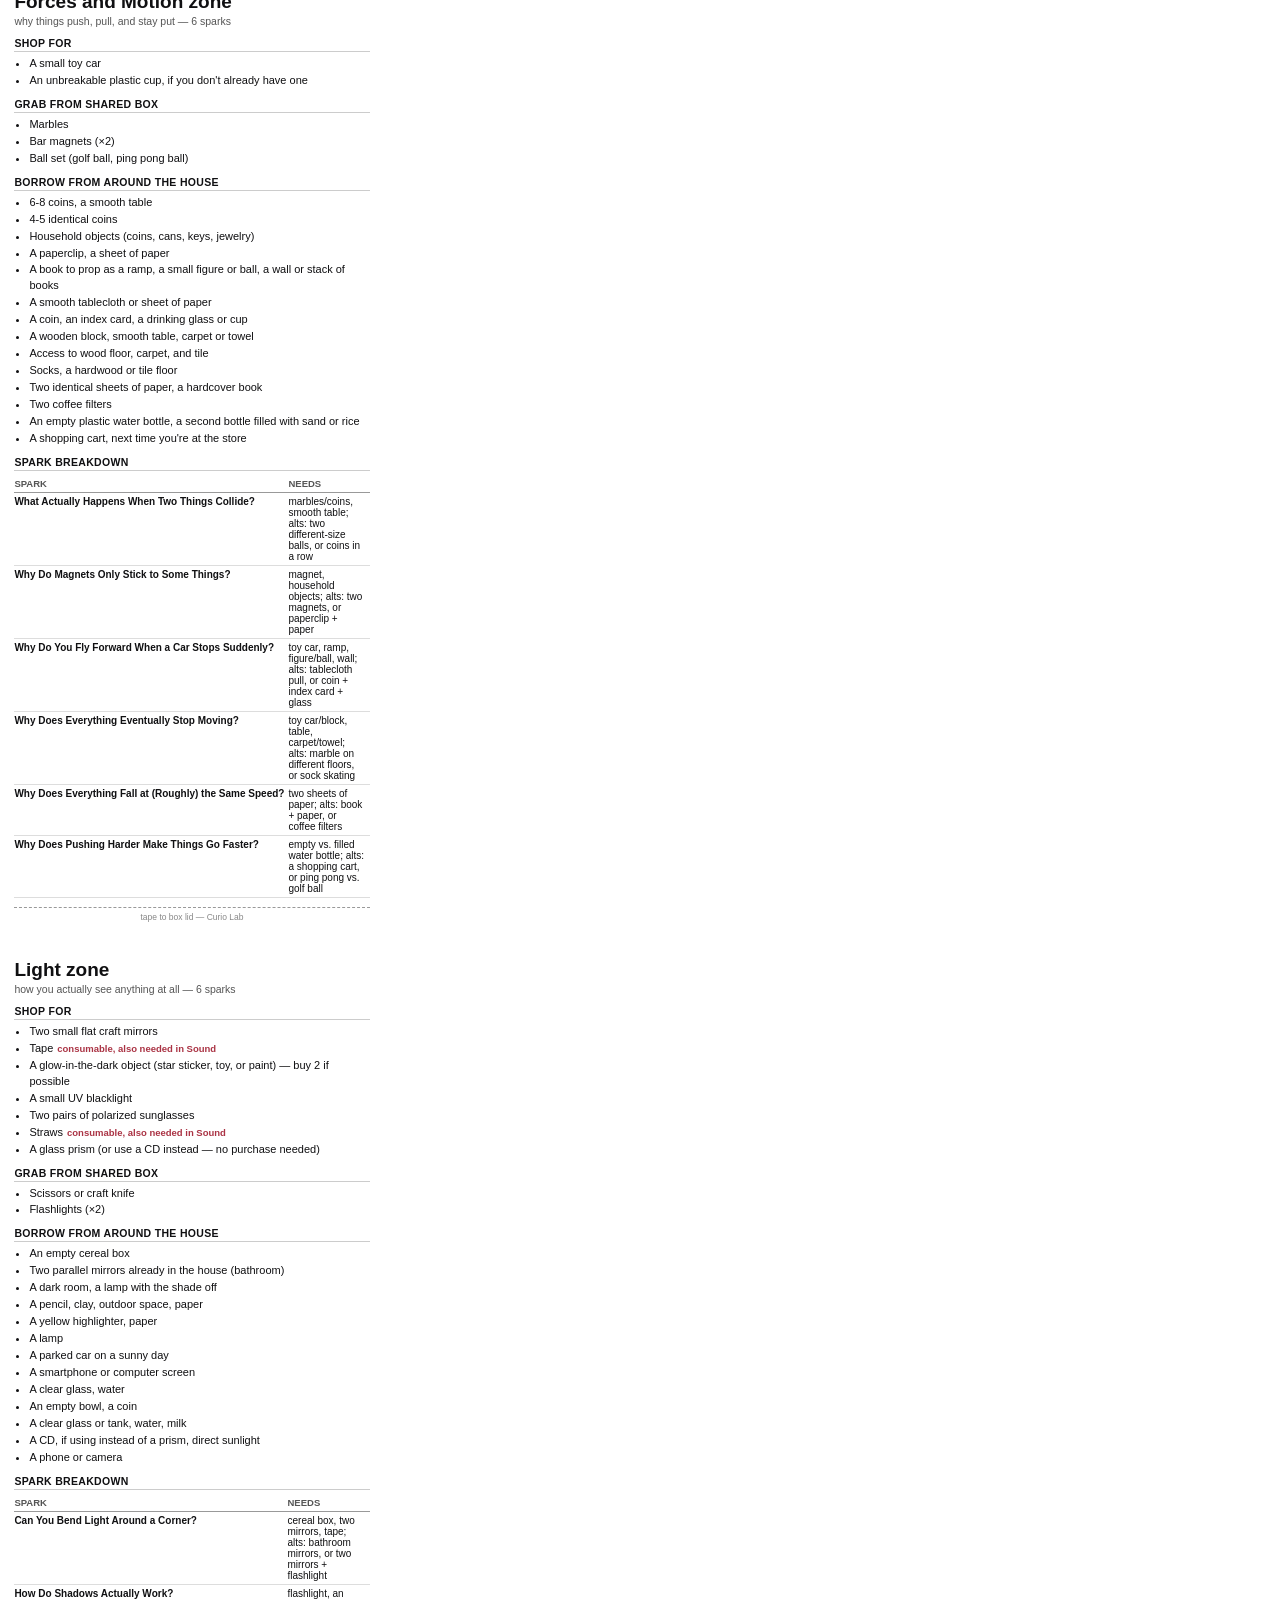
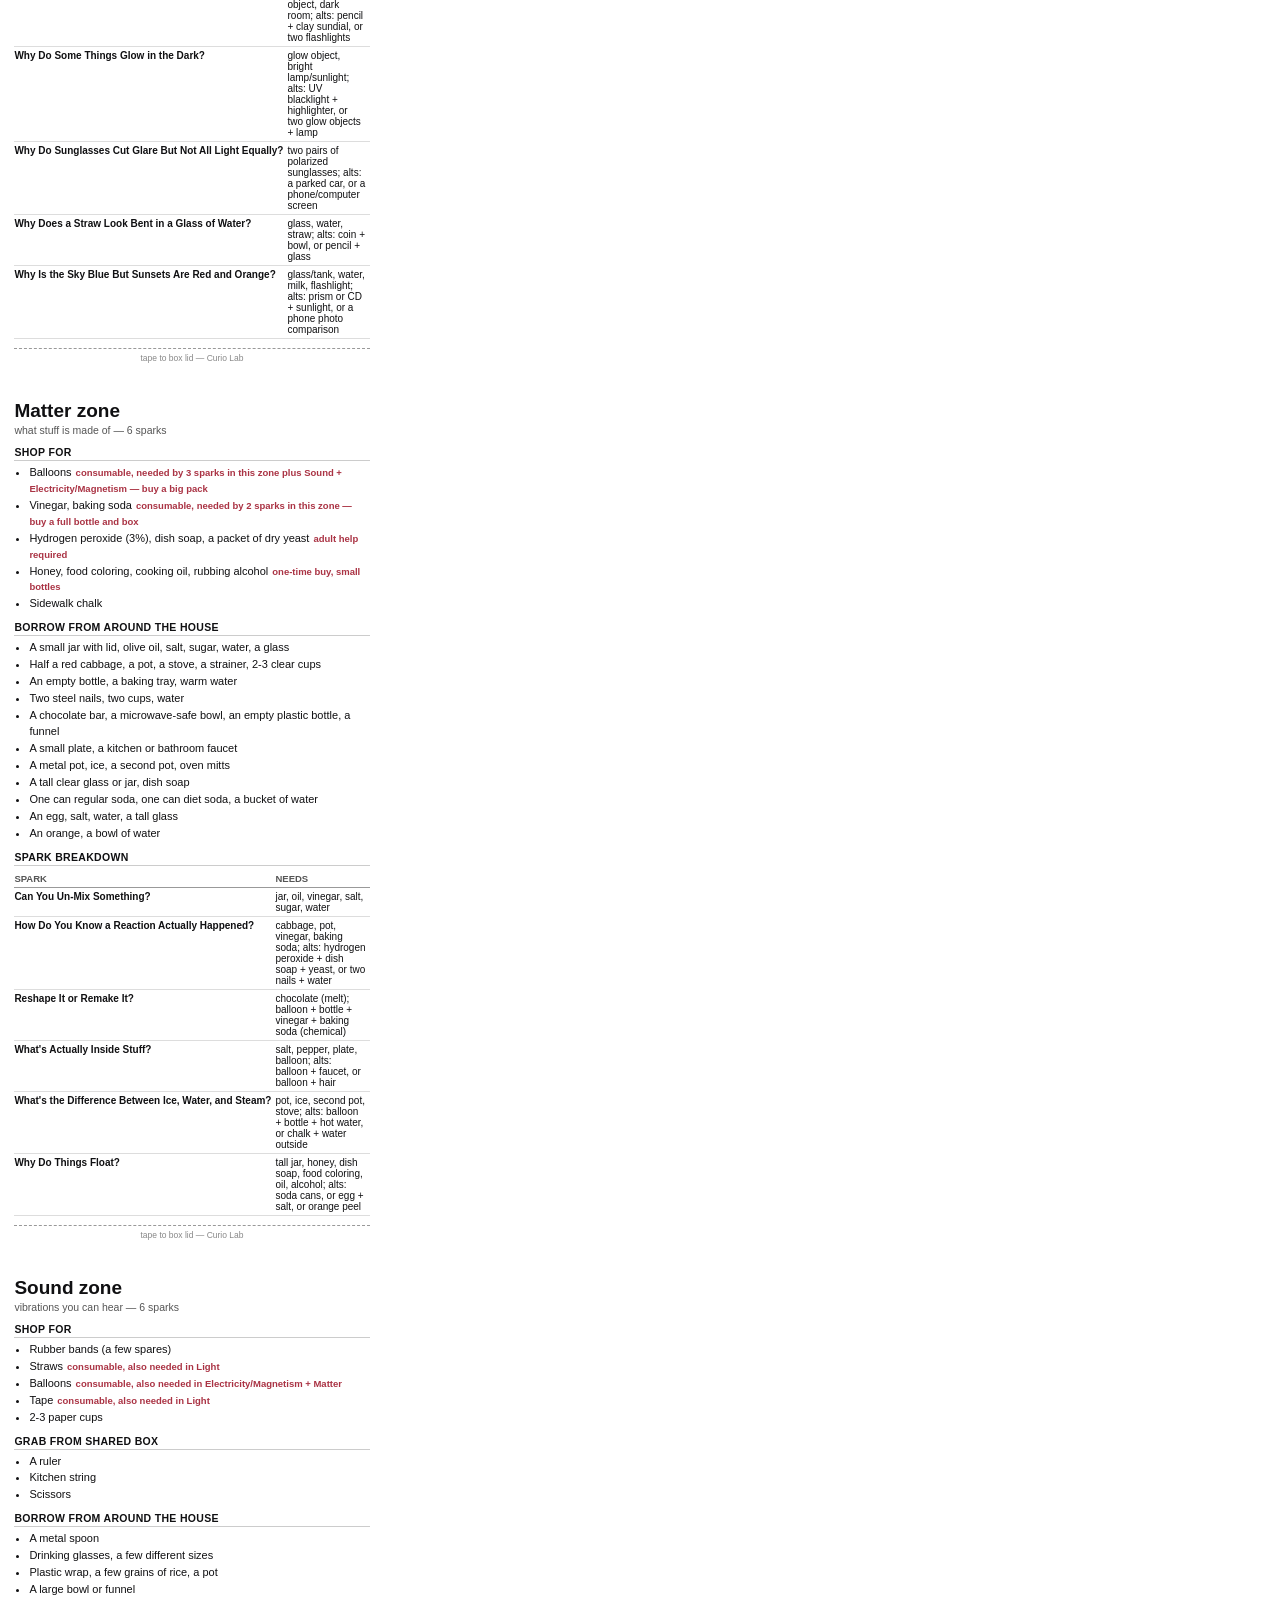
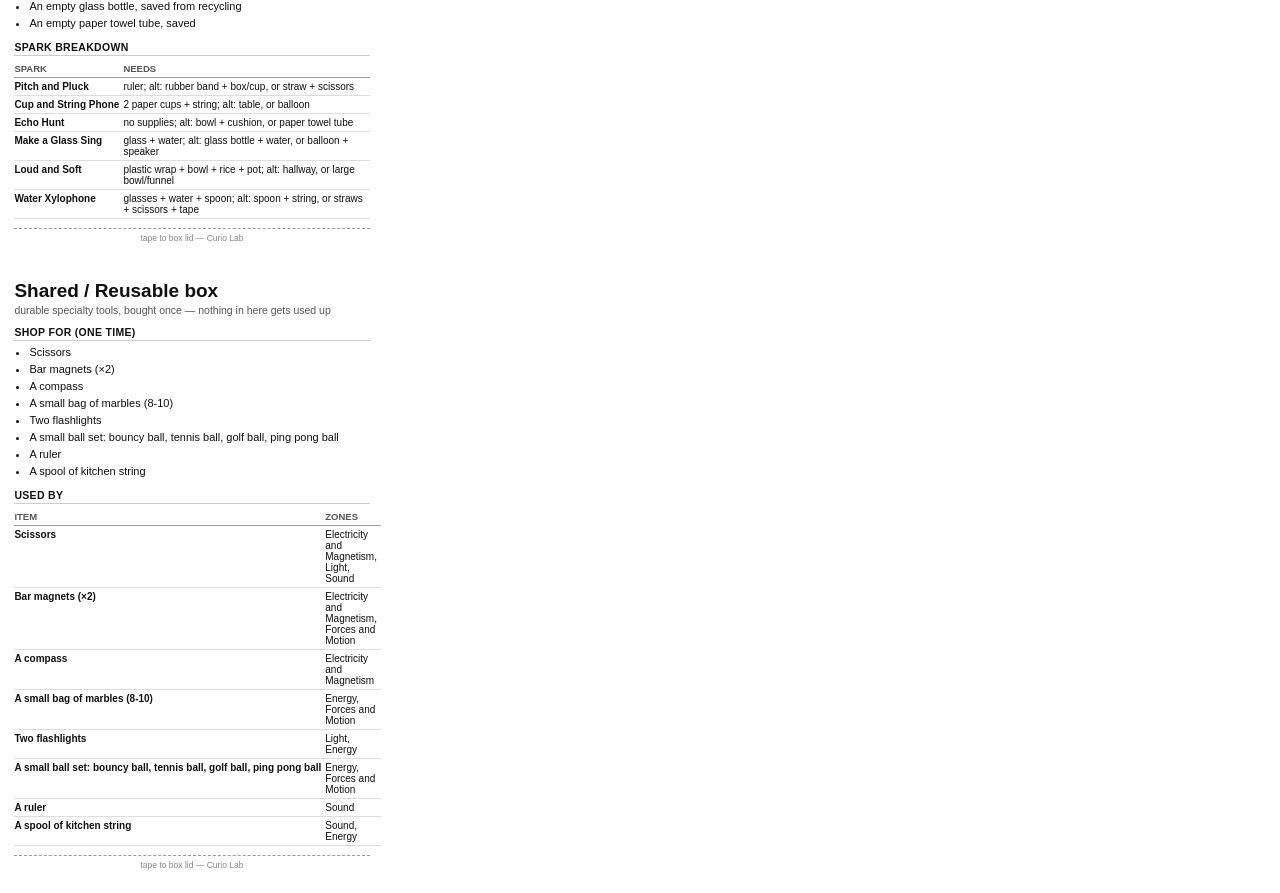
<file: supplies/box-cards.html>
<!DOCTYPE html>
<html lang="en">
<head>
<meta charset="UTF-8" />
<title>Curio Lab — Box Cards</title>
<style>
  @page { size: 4in 6in; margin: 0.25in; }
  * { box-sizing: border-box; }
  body {
    margin: 0;
    font-family: -apple-system, BlinkMacSystemFont, "Segoe UI", Roboto, sans-serif;
    color: #101012;
    background: #fff;
  }
  .card { width: 4in; padding: 0.15in; page-break-after: always; }
  .card:last-child { page-break-after: auto; }
  .zone-title { font-size: 19px; font-weight: 700; margin: 0 0 2px; }
  .zone-sub { font-size: 10.5px; color: #555; margin: 0 0 10px; }
  .section { margin-bottom: 9px; }
  .section-label {
    font-size: 10.5px; font-weight: 700; text-transform: uppercase;
    letter-spacing: 0.03em; border-bottom: 1px solid #ccc;
    padding-bottom: 2px; margin: 0 0 4px;
  }
  ul { margin: 0; padding-left: 15px; font-size: 11px; line-height: 1.45; }
  li { margin-bottom: 1px; }
  .flag { font-size: 9.5px; font-weight: 700; color: #a34; margin-left: 4px; }
  table.breakdown { width: 100%; border-collapse: collapse; font-size: 10px; margin-top: 4px; }
  table.breakdown th {
    text-align: left; font-size: 9.5px; text-transform: uppercase;
    color: #555; border-bottom: 1px solid #999; padding: 3px 4px 3px 0;
  }
  table.breakdown td {
    vertical-align: top; padding: 3px 4px 3px 0; border-bottom: 0.5px solid #ddd;
  }
  .spark-name { font-weight: 600; white-space: nowrap; }
  .cut-line {
    border-top: 1px dashed #999; margin-top: 6px; padding-top: 4px;
    font-size: 8.5px; color: #888; text-align: center;
  }
</style>
</head>
<body>

<div class="card">
  <p class="zone-title">Electricity and Magnetism zone</p>
  <p class="zone-sub">invisible forces you can actually feel — 6 sparks</p>

  <div class="section">
    <p class="section-label">Shop for</p>
    <ul>
<li>Insulated wire (6 feet)</li>
<li>Iron nail</li>
<li>AA batteries — buy a 4-pack<span class="flag">consumable, also needed in Energy</span></li>
<li>Small bulbs or LEDs (a couple spares)</li>
<li>Balloons<span class="flag">consumable, also needed in Sound + Matter</span></li>
    </ul>
  </div>

  <div class="section">
    <p class="section-label">Grab from Shared box</p>
    <ul>
<li>Scissors or wire strippers</li>
<li>Bar magnets (×2)</li>
<li>A compass</li>
    </ul>
  </div>

  <div class="section">
    <p class="section-label">Borrow from around the house</p>
    <ul>
<li>Paperclips</li>
<li>A plastic spoon, paper, a key, a pencil</li>
<li>Socks, a carpeted room, a metal doorknob or faucet</li>
<li>A cup of tap water and salt</li>
<li>A battery-powered remote or toy</li>
    </ul>
  </div>

  <div class="section">
    <p class="section-label">Spark breakdown</p>
    <table class="breakdown">
      <tr><th>Spark</th><th>Needs</th></tr>
<tr><td class="spark-name">Can You Make a Magnet Out of a Wire?</td><td>wire, nail, AA battery, scissors, paperclips; alts: a compass, or more wire wraps</td></tr>
<tr><td class="spark-name">Can You See a Magnetic Field?</td><td>bar magnet, compass; alt: a second bar magnet</td></tr>
<tr><td class="spark-name">What Happens When You Add More Batteries?</td><td>2 AA batteries, wire, bulb/LED; alt: a battery-powered toy or remote</td></tr>
<tr><td class="spark-name">What Makes a Circuit Actually Work?</td><td>AA battery, wire, bulb/LED, paperclip; alts: household switches, or two bulbs</td></tr>
<tr><td class="spark-name">Which Materials Let Electricity Through?</td><td>battery, wire, bulb/LED, coin, spoon, paper, key, pencil; alts: + pencil, or + salt water</td></tr>
<tr><td class="spark-name">Why Do You Get Shocked Touching a Doorknob?</td><td>socks, carpet, metal doorknob/faucet; alts: balloon + metal, or a dry day</td></tr>
    </table>
  </div>

  <p class="cut-line">tape to box lid — Curio Lab</p>
</div>

<div class="card">
  <p class="zone-title">Energy zone</p>
  <p class="zone-sub">energy never disappears, it just changes costumes — 6 sparks</p>

  <div class="section">
    <p class="section-label">Shop for</p>
    <ul>
<li>AA battery<span class="flag">consumable, also needed in Electricity and Magnetism</span></li>
<li>A short piece of wire, a small flashlight bulb or LED</li>
    </ul>
  </div>

  <div class="section">
    <p class="section-label">Grab from Shared box</p>
    <ul>
<li>Marbles</li>
<li>Flashlights (×2)</li>
<li>Ball set (bouncy, tennis, golf ball)</li>
<li>Spool of kitchen string</li>
    </ul>
  </div>

  <div class="section">
    <p class="section-label">Borrow from around the house</p>
    <ul>
<li>A metal spoon, a wooden spoon, a bowl of warm water</li>
<li>Ice cubes, a metal tray, a wooden cutting board</li>
<li>A coin, a flat table</li>
<li>A bicycle, if you have one (optional)</li>
<li>One raw egg, one hard-boiled egg</li>
<li>An old battery-powered flashlight, a fresh battery, an older battery</li>
<li>A washer or a small bundle of coins</li>
<li>A hardcover book</li>
<li>A rubber band</li>
<li>Access to carpet, tile, and concrete</li>
<li>An insulated cup or thermos, a regular cup</li>
<li>Aluminum foil, bubble wrap, a small towel, a plate, three cups</li>
    </ul>
  </div>

  <div class="section">
    <p class="section-label">Spark breakdown</p>
    <table class="breakdown">
      <tr><th>Spark</th><th>Needs</th></tr>
<tr><td class="spark-name">Can You Feel Energy Move?</td><td>metal spoon, wooden spoon, warm water; alts: just your hands, or ice + tray + board</td></tr>
<tr><td class="spark-name">Can You Store Energy In a Spinning Object?</td><td>a coin, flat table; alts: a bicycle, or a raw + hard-boiled egg</td></tr>
<tr><td class="spark-name">How Does a Flashlight Actually Work?</td><td>AA battery, wire, bulb/LED; alts: fresh vs. older battery, or an old flashlight</td></tr>
<tr><td class="spark-name">Kinetic or Potential?</td><td>string, washer or coins; alts: marble + book ramp, or a rubber band</td></tr>
<tr><td class="spark-name">Why Does a Dropped Ball Bounce Lower Each Time?</td><td>bouncy ball, tennis ball, golf ball; alts: different surfaces, or listening on a hard floor</td></tr>
<tr><td class="spark-name">Why Does a Thermos Keep Drinks Hot AND Cold?</td><td>insulated cup, regular cup, warm water; alts: foil/bubble wrap insulator, or ice + towel</td></tr>
    </table>
  </div>

  <p class="cut-line">tape to box lid — Curio Lab</p>
</div>

<div class="card">
  <p class="zone-title">Forces and Motion zone</p>
  <p class="zone-sub">why things push, pull, and stay put — 6 sparks</p>

  <div class="section">
    <p class="section-label">Shop for</p>
    <ul>
<li>A small toy car</li>
<li>An unbreakable plastic cup, if you don't already have one</li>
    </ul>
  </div>

  <div class="section">
    <p class="section-label">Grab from Shared box</p>
    <ul>
<li>Marbles</li>
<li>Bar magnets (×2)</li>
<li>Ball set (golf ball, ping pong ball)</li>
    </ul>
  </div>

  <div class="section">
    <p class="section-label">Borrow from around the house</p>
    <ul>
<li>6-8 coins, a smooth table</li>
<li>4-5 identical coins</li>
<li>Household objects (coins, cans, keys, jewelry)</li>
<li>A paperclip, a sheet of paper</li>
<li>A book to prop as a ramp, a small figure or ball, a wall or stack of books</li>
<li>A smooth tablecloth or sheet of paper</li>
<li>A coin, an index card, a drinking glass or cup</li>
<li>A wooden block, smooth table, carpet or towel</li>
<li>Access to wood floor, carpet, and tile</li>
<li>Socks, a hardwood or tile floor</li>
<li>Two identical sheets of paper, a hardcover book</li>
<li>Two coffee filters</li>
<li>An empty plastic water bottle, a second bottle filled with sand or rice</li>
<li>A shopping cart, next time you're at the store</li>
    </ul>
  </div>

  <div class="section">
    <p class="section-label">Spark breakdown</p>
    <table class="breakdown">
      <tr><th>Spark</th><th>Needs</th></tr>
<tr><td class="spark-name">What Actually Happens When Two Things Collide?</td><td>marbles/coins, smooth table; alts: two different-size balls, or coins in a row</td></tr>
<tr><td class="spark-name">Why Do Magnets Only Stick to Some Things?</td><td>magnet, household objects; alts: two magnets, or paperclip + paper</td></tr>
<tr><td class="spark-name">Why Do You Fly Forward When a Car Stops Suddenly?</td><td>toy car, ramp, figure/ball, wall; alts: tablecloth pull, or coin + index card + glass</td></tr>
<tr><td class="spark-name">Why Does Everything Eventually Stop Moving?</td><td>toy car/block, table, carpet/towel; alts: marble on different floors, or sock skating</td></tr>
<tr><td class="spark-name">Why Does Everything Fall at (Roughly) the Same Speed?</td><td>two sheets of paper; alts: book + paper, or coffee filters</td></tr>
<tr><td class="spark-name">Why Does Pushing Harder Make Things Go Faster?</td><td>empty vs. filled water bottle; alts: a shopping cart, or ping pong vs. golf ball</td></tr>
    </table>
  </div>

  <p class="cut-line">tape to box lid — Curio Lab</p>
</div>

<div class="card">
  <p class="zone-title">Light zone</p>
  <p class="zone-sub">how you actually see anything at all — 6 sparks</p>

  <div class="section">
    <p class="section-label">Shop for</p>
    <ul>
<li>Two small flat craft mirrors</li>
<li>Tape<span class="flag">consumable, also needed in Sound</span></li>
<li>A glow-in-the-dark object (star sticker, toy, or paint) — buy 2 if possible</li>
<li>A small UV blacklight</li>
<li>Two pairs of polarized sunglasses</li>
<li>Straws<span class="flag">consumable, also needed in Sound</span></li>
<li>A glass prism (or use a CD instead — no purchase needed)</li>
    </ul>
  </div>

  <div class="section">
    <p class="section-label">Grab from Shared box</p>
    <ul>
<li>Scissors or craft knife</li>
<li>Flashlights (×2)</li>
    </ul>
  </div>

  <div class="section">
    <p class="section-label">Borrow from around the house</p>
    <ul>
<li>An empty cereal box</li>
<li>Two parallel mirrors already in the house (bathroom)</li>
<li>A dark room, a lamp with the shade off</li>
<li>A pencil, clay, outdoor space, paper</li>
<li>A yellow highlighter, paper</li>
<li>A lamp</li>
<li>A parked car on a sunny day</li>
<li>A smartphone or computer screen</li>
<li>A clear glass, water</li>
<li>An empty bowl, a coin</li>
<li>A clear glass or tank, water, milk</li>
<li>A CD, if using instead of a prism, direct sunlight</li>
<li>A phone or camera</li>
    </ul>
  </div>

  <div class="section">
    <p class="section-label">Spark breakdown</p>
    <table class="breakdown">
      <tr><th>Spark</th><th>Needs</th></tr>
<tr><td class="spark-name">Can You Bend Light Around a Corner?</td><td>cereal box, two mirrors, tape; alts: bathroom mirrors, or two mirrors + flashlight</td></tr>
<tr><td class="spark-name">How Do Shadows Actually Work?</td><td>flashlight, an object, dark room; alts: pencil + clay sundial, or two flashlights</td></tr>
<tr><td class="spark-name">Why Do Some Things Glow in the Dark?</td><td>glow object, bright lamp/sunlight; alts: UV blacklight + highlighter, or two glow objects + lamp</td></tr>
<tr><td class="spark-name">Why Do Sunglasses Cut Glare But Not All Light Equally?</td><td>two pairs of polarized sunglasses; alts: a parked car, or a phone/computer screen</td></tr>
<tr><td class="spark-name">Why Does a Straw Look Bent in a Glass of Water?</td><td>glass, water, straw; alts: coin + bowl, or pencil + glass</td></tr>
<tr><td class="spark-name">Why Is the Sky Blue But Sunsets Are Red and Orange?</td><td>glass/tank, water, milk, flashlight; alts: prism or CD + sunlight, or a phone photo comparison</td></tr>
    </table>
  </div>

  <p class="cut-line">tape to box lid — Curio Lab</p>
</div>

<div class="card">
  <p class="zone-title">Matter zone</p>
  <p class="zone-sub">what stuff is made of — 6 sparks</p>

  <div class="section">
    <p class="section-label">Shop for</p>
    <ul>
<li>Balloons<span class="flag">consumable, needed by 3 sparks in this zone plus Sound + Electricity/Magnetism — buy a big pack</span></li>
<li>Vinegar, baking soda<span class="flag">consumable, needed by 2 sparks in this zone — buy a full bottle and box</span></li>
<li>Hydrogen peroxide (3%), dish soap, a packet of dry yeast<span class="flag">adult help required</span></li>
<li>Honey, food coloring, cooking oil, rubbing alcohol<span class="flag">one-time buy, small bottles</span></li>
<li>Sidewalk chalk</li>
    </ul>
  </div>

  <div class="section">
    <p class="section-label">Borrow from around the house</p>
    <ul>
<li>A small jar with lid, olive oil, salt, sugar, water, a glass</li>
<li>Half a red cabbage, a pot, a stove, a strainer, 2-3 clear cups</li>
<li>An empty bottle, a baking tray, warm water</li>
<li>Two steel nails, two cups, water</li>
<li>A chocolate bar, a microwave-safe bowl, an empty plastic bottle, a funnel</li>
<li>A small plate, a kitchen or bathroom faucet</li>
<li>A metal pot, ice, a second pot, oven mitts</li>
<li>A tall clear glass or jar, dish soap</li>
<li>One can regular soda, one can diet soda, a bucket of water</li>
<li>An egg, salt, water, a tall glass</li>
<li>An orange, a bowl of water</li>
    </ul>
  </div>

  <div class="section">
    <p class="section-label">Spark breakdown</p>
    <table class="breakdown">
      <tr><th>Spark</th><th>Needs</th></tr>
<tr><td class="spark-name">Can You Un-Mix Something?</td><td>jar, oil, vinegar, salt, sugar, water</td></tr>
<tr><td class="spark-name">How Do You Know a Reaction Actually Happened?</td><td>cabbage, pot, vinegar, baking soda; alts: hydrogen peroxide + dish soap + yeast, or two nails + water</td></tr>
<tr><td class="spark-name">Reshape It or Remake It?</td><td>chocolate (melt); balloon + bottle + vinegar + baking soda (chemical)</td></tr>
<tr><td class="spark-name">What's Actually Inside Stuff?</td><td>salt, pepper, plate, balloon; alts: balloon + faucet, or balloon + hair</td></tr>
<tr><td class="spark-name">What's the Difference Between Ice, Water, and Steam?</td><td>pot, ice, second pot, stove; alts: balloon + bottle + hot water, or chalk + water outside</td></tr>
<tr><td class="spark-name">Why Do Things Float?</td><td>tall jar, honey, dish soap, food coloring, oil, alcohol; alts: soda cans, or egg + salt, or orange peel</td></tr>
    </table>
  </div>

  <p class="cut-line">tape to box lid — Curio Lab</p>
</div>

<div class="card">
  <p class="zone-title">Sound zone</p>
  <p class="zone-sub">vibrations you can hear — 6 sparks</p>

  <div class="section">
    <p class="section-label">Shop for</p>
    <ul>
<li>Rubber bands (a few spares)</li>
<li>Straws<span class="flag">consumable, also needed in Light</span></li>
<li>Balloons<span class="flag">consumable, also needed in Electricity/Magnetism + Matter</span></li>
<li>Tape<span class="flag">consumable, also needed in Light</span></li>
<li>2-3 paper cups</li>
    </ul>
  </div>

  <div class="section">
    <p class="section-label">Grab from Shared box</p>
    <ul>
<li>A ruler</li>
<li>Kitchen string</li>
<li>Scissors</li>
    </ul>
  </div>

  <div class="section">
    <p class="section-label">Borrow from around the house</p>
    <ul>
<li>A metal spoon</li>
<li>Drinking glasses, a few different sizes</li>
<li>Plastic wrap, a few grains of rice, a pot</li>
<li>A large bowl or funnel</li>
<li>An empty glass bottle, saved from recycling</li>
<li>An empty paper towel tube, saved</li>
    </ul>
  </div>

  <div class="section">
    <p class="section-label">Spark breakdown</p>
    <table class="breakdown">
      <tr><th>Spark</th><th>Needs</th></tr>
<tr><td class="spark-name">Pitch and Pluck</td><td>ruler; alt: rubber band + box/cup, or straw + scissors</td></tr>
<tr><td class="spark-name">Cup and String Phone</td><td>2 paper cups + string; alt: table, or balloon</td></tr>
<tr><td class="spark-name">Echo Hunt</td><td>no supplies; alt: bowl + cushion, or paper towel tube</td></tr>
<tr><td class="spark-name">Make a Glass Sing</td><td>glass + water; alt: glass bottle + water, or balloon + speaker</td></tr>
<tr><td class="spark-name">Loud and Soft</td><td>plastic wrap + bowl + rice + pot; alt: hallway, or large bowl/funnel</td></tr>
<tr><td class="spark-name">Water Xylophone</td><td>glasses + water + spoon; alt: spoon + string, or straws + scissors + tape</td></tr>
    </table>
  </div>

  <p class="cut-line">tape to box lid — Curio Lab</p>
</div>

<div class="card">
  <p class="zone-title">Shared / Reusable box</p>
  <p class="zone-sub">durable specialty tools, bought once — nothing in here gets used up</p>

  <div class="section">
    <p class="section-label">Shop for (one time)</p>
    <ul>
<li>Scissors</li>
<li>Bar magnets (×2)</li>
<li>A compass</li>
<li>A small bag of marbles (8-10)</li>
<li>Two flashlights</li>
<li>A small ball set: bouncy ball, tennis ball, golf ball, ping pong ball</li>
<li>A ruler</li>
<li>A spool of kitchen string</li>
    </ul>
  </div>

  <div class="section">
    <p class="section-label">Used by</p>
    <table class="breakdown">
      <tr><th>Item</th><th>Zones</th></tr>
<tr><td class="spark-name">Scissors</td><td>Electricity and Magnetism, Light, Sound</td></tr>
<tr><td class="spark-name">Bar magnets (×2)</td><td>Electricity and Magnetism, Forces and Motion</td></tr>
<tr><td class="spark-name">A compass</td><td>Electricity and Magnetism</td></tr>
<tr><td class="spark-name">A small bag of marbles (8-10)</td><td>Energy, Forces and Motion</td></tr>
<tr><td class="spark-name">Two flashlights</td><td>Light, Energy</td></tr>
<tr><td class="spark-name">A small ball set: bouncy ball, tennis ball, golf ball, ping pong ball</td><td>Energy, Forces and Motion</td></tr>
<tr><td class="spark-name">A ruler</td><td>Sound</td></tr>
<tr><td class="spark-name">A spool of kitchen string</td><td>Sound, Energy</td></tr>
    </table>
  </div>

  <p class="cut-line">tape to box lid — Curio Lab</p>
</div>

</body>
</html>
</file>
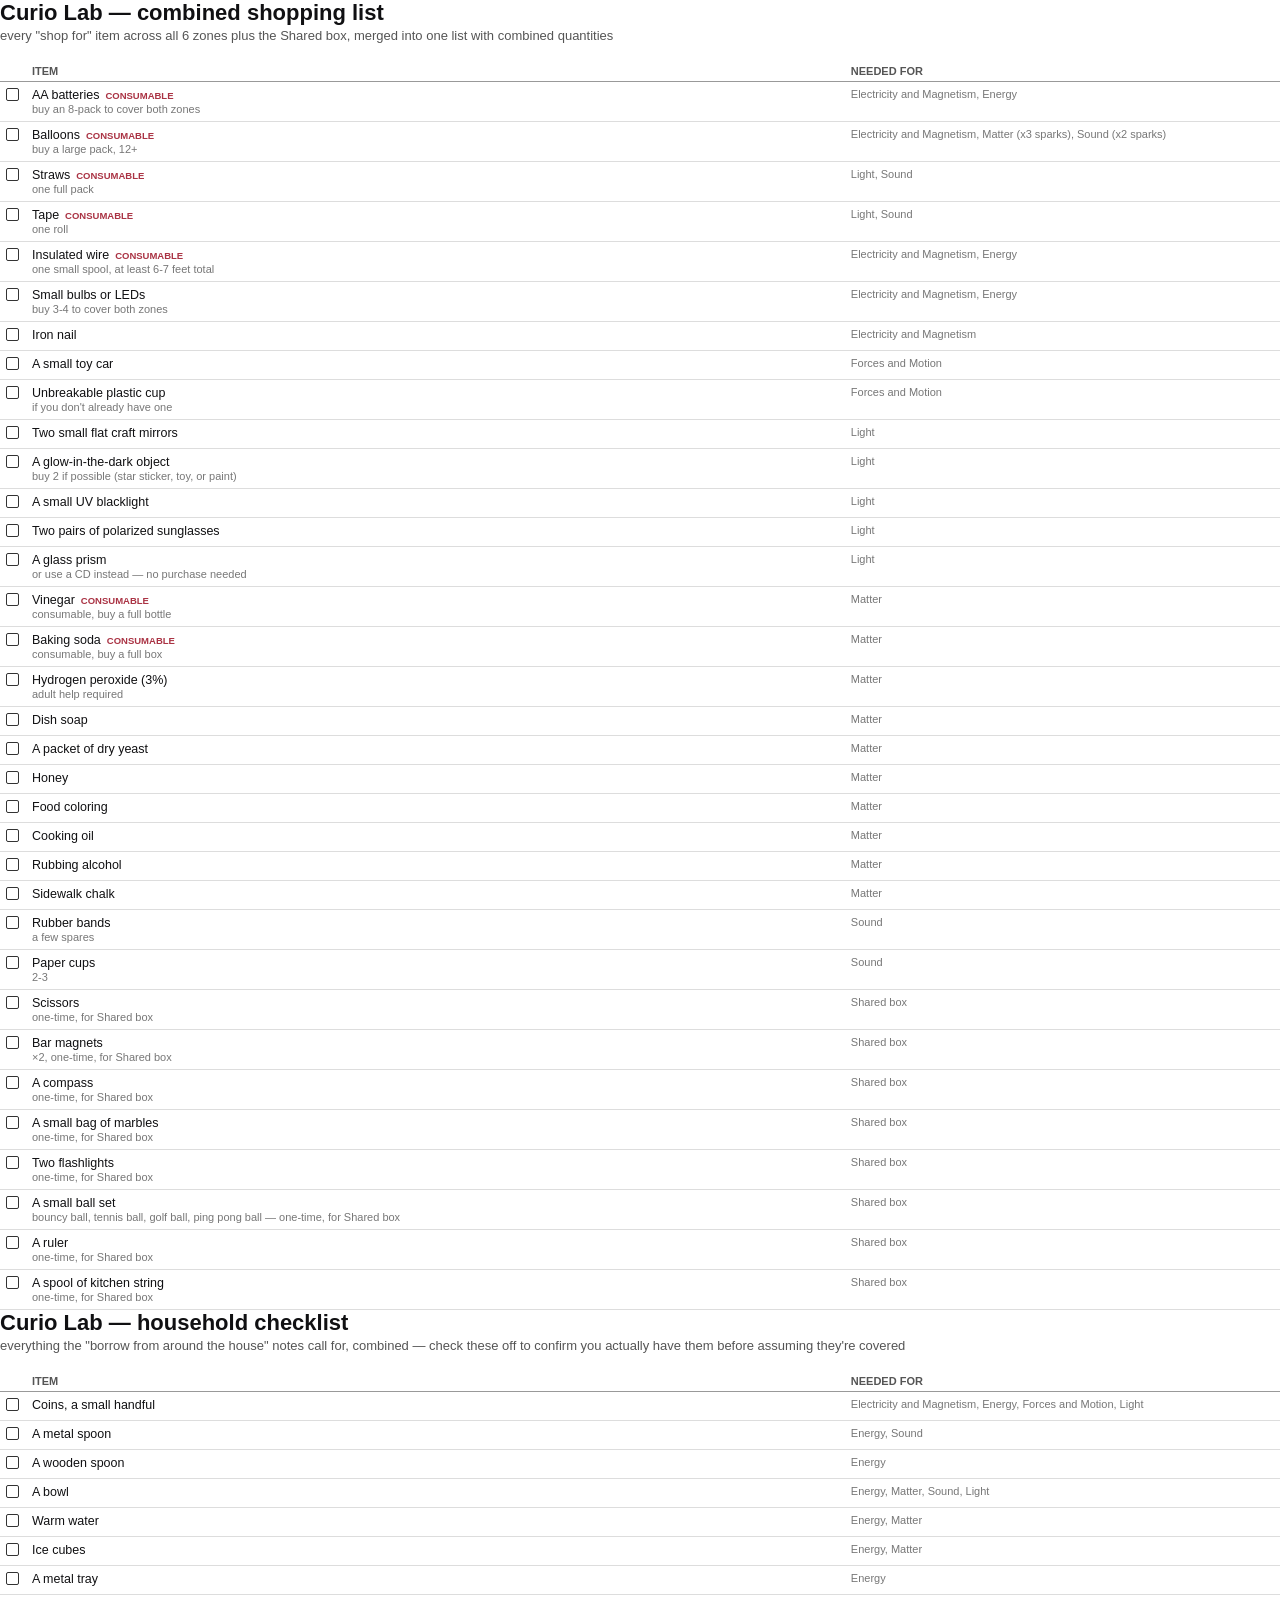
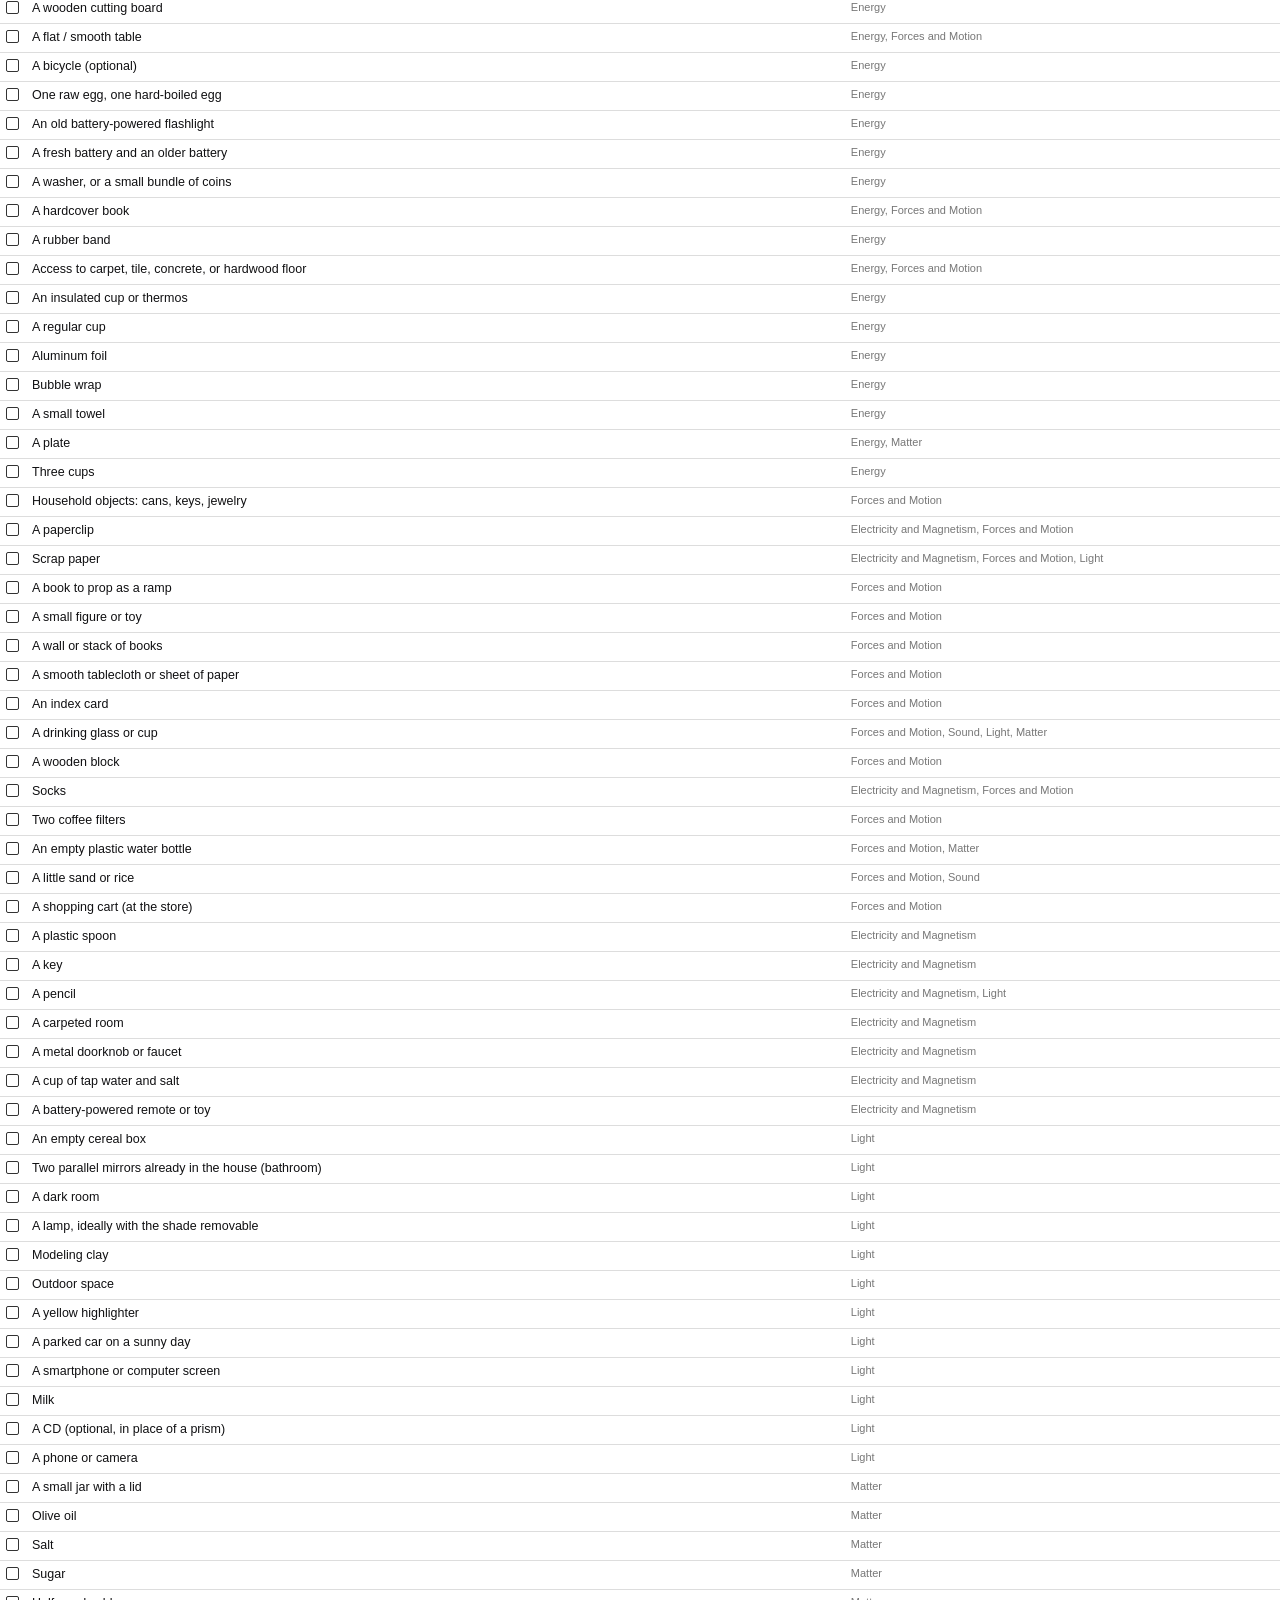
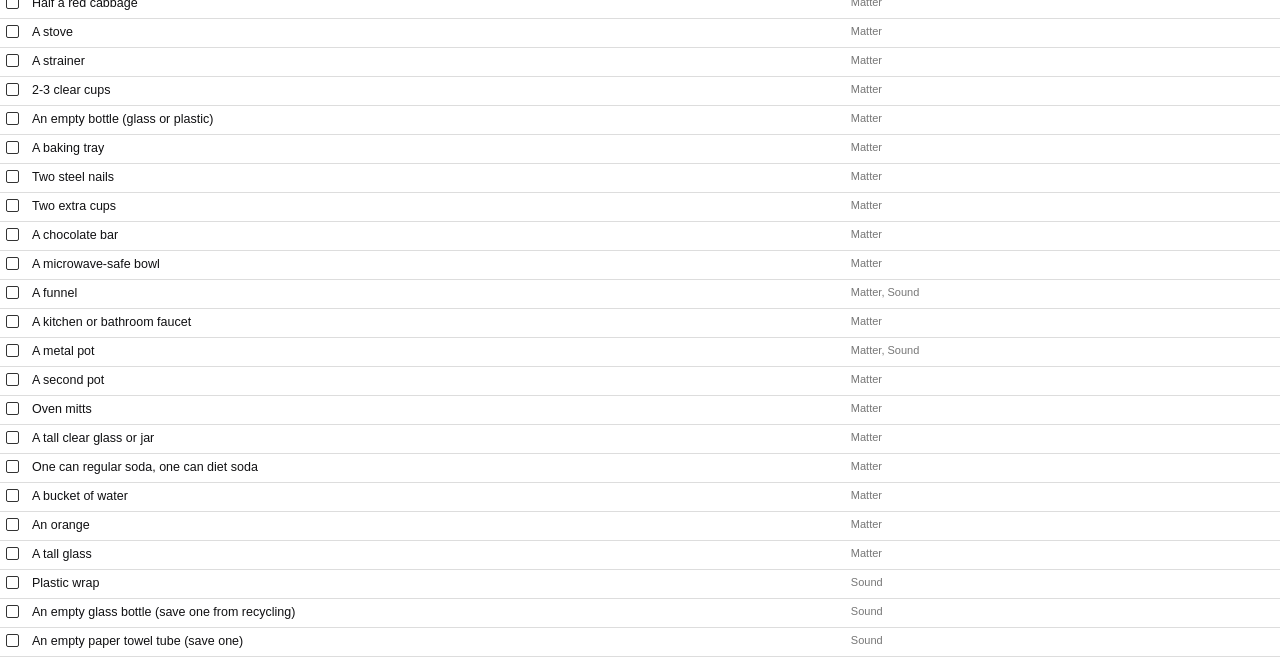
<file: supplies/shopping-checklist.html>
<!DOCTYPE html>
<html lang="en">
<head>
<meta charset="UTF-8" />
<title>Curio Lab — Combined Shopping and Household Checklists</title>
<style>
  @page { size: letter; margin: 0.6in; }
  * { box-sizing: border-box; }
  body {
    margin: 0;
    font-family: -apple-system, BlinkMacSystemFont, "Segoe UI", Roboto, sans-serif;
    color: #101012;
    background: #fff;
  }
  .page { page-break-after: always; }
  .page:last-child { page-break-after: auto; }
  h1 { font-size: 22px; margin: 0 0 2px; }
  .sub { font-size: 13px; color: #555; margin: 0 0 18px; }
  table { width: 100%; border-collapse: collapse; font-size: 12.5px; }
  th {
    text-align: left; font-size: 11px; text-transform: uppercase;
    color: #555; border-bottom: 1.5px solid #999; padding: 4px 6px;
  }
  td { padding: 6px; border-bottom: 0.5px solid #ddd; vertical-align: top; }
  td.check { width: 26px; }
  td.zones { color: #777; font-size: 11px; width: 34%; }
  .box {
    display: inline-block; width: 13px; height: 13px;
    border: 1.3px solid #333; border-radius: 2px;
  }
  .note { font-size: 11px; color: #777; margin-top: 1px; }
  .flag {
    font-size: 9.5px; font-weight: 700; color: #a34;
    margin-left: 6px; text-transform: uppercase;
  }
</style>
</head>
<body>

<div class="page">
  <h1>Curio Lab — combined shopping list</h1>
  <p class="sub">every "shop for" item across all 6 zones plus the Shared box, merged into one list with combined quantities</p>
  <table>
    <tr><th></th><th>Item</th><th>Needed for</th></tr>
    
        <tr>
          <td class="check"><span class="box"></span></td>
          <td class="item">AA batteries<span class="flag">consumable</span><div class="note">buy an 8-pack to cover both zones</div></td>
          <td class="zones">Electricity and Magnetism, Energy</td>
        </tr>
        <tr>
          <td class="check"><span class="box"></span></td>
          <td class="item">Balloons<span class="flag">consumable</span><div class="note">buy a large pack, 12+</div></td>
          <td class="zones">Electricity and Magnetism, Matter (x3 sparks), Sound (x2 sparks)</td>
        </tr>
        <tr>
          <td class="check"><span class="box"></span></td>
          <td class="item">Straws<span class="flag">consumable</span><div class="note">one full pack</div></td>
          <td class="zones">Light, Sound</td>
        </tr>
        <tr>
          <td class="check"><span class="box"></span></td>
          <td class="item">Tape<span class="flag">consumable</span><div class="note">one roll</div></td>
          <td class="zones">Light, Sound</td>
        </tr>
        <tr>
          <td class="check"><span class="box"></span></td>
          <td class="item">Insulated wire<span class="flag">consumable</span><div class="note">one small spool, at least 6-7 feet total</div></td>
          <td class="zones">Electricity and Magnetism, Energy</td>
        </tr>
        <tr>
          <td class="check"><span class="box"></span></td>
          <td class="item">Small bulbs or LEDs<div class="note">buy 3-4 to cover both zones</div></td>
          <td class="zones">Electricity and Magnetism, Energy</td>
        </tr>
        <tr>
          <td class="check"><span class="box"></span></td>
          <td class="item">Iron nail</td>
          <td class="zones">Electricity and Magnetism</td>
        </tr>
        <tr>
          <td class="check"><span class="box"></span></td>
          <td class="item">A small toy car</td>
          <td class="zones">Forces and Motion</td>
        </tr>
        <tr>
          <td class="check"><span class="box"></span></td>
          <td class="item">Unbreakable plastic cup<div class="note">if you don't already have one</div></td>
          <td class="zones">Forces and Motion</td>
        </tr>
        <tr>
          <td class="check"><span class="box"></span></td>
          <td class="item">Two small flat craft mirrors</td>
          <td class="zones">Light</td>
        </tr>
        <tr>
          <td class="check"><span class="box"></span></td>
          <td class="item">A glow-in-the-dark object<div class="note">buy 2 if possible (star sticker, toy, or paint)</div></td>
          <td class="zones">Light</td>
        </tr>
        <tr>
          <td class="check"><span class="box"></span></td>
          <td class="item">A small UV blacklight</td>
          <td class="zones">Light</td>
        </tr>
        <tr>
          <td class="check"><span class="box"></span></td>
          <td class="item">Two pairs of polarized sunglasses</td>
          <td class="zones">Light</td>
        </tr>
        <tr>
          <td class="check"><span class="box"></span></td>
          <td class="item">A glass prism<div class="note">or use a CD instead — no purchase needed</div></td>
          <td class="zones">Light</td>
        </tr>
        <tr>
          <td class="check"><span class="box"></span></td>
          <td class="item">Vinegar<span class="flag">consumable</span><div class="note">consumable, buy a full bottle</div></td>
          <td class="zones">Matter</td>
        </tr>
        <tr>
          <td class="check"><span class="box"></span></td>
          <td class="item">Baking soda<span class="flag">consumable</span><div class="note">consumable, buy a full box</div></td>
          <td class="zones">Matter</td>
        </tr>
        <tr>
          <td class="check"><span class="box"></span></td>
          <td class="item">Hydrogen peroxide (3%)<div class="note">adult help required</div></td>
          <td class="zones">Matter</td>
        </tr>
        <tr>
          <td class="check"><span class="box"></span></td>
          <td class="item">Dish soap</td>
          <td class="zones">Matter</td>
        </tr>
        <tr>
          <td class="check"><span class="box"></span></td>
          <td class="item">A packet of dry yeast</td>
          <td class="zones">Matter</td>
        </tr>
        <tr>
          <td class="check"><span class="box"></span></td>
          <td class="item">Honey</td>
          <td class="zones">Matter</td>
        </tr>
        <tr>
          <td class="check"><span class="box"></span></td>
          <td class="item">Food coloring</td>
          <td class="zones">Matter</td>
        </tr>
        <tr>
          <td class="check"><span class="box"></span></td>
          <td class="item">Cooking oil</td>
          <td class="zones">Matter</td>
        </tr>
        <tr>
          <td class="check"><span class="box"></span></td>
          <td class="item">Rubbing alcohol</td>
          <td class="zones">Matter</td>
        </tr>
        <tr>
          <td class="check"><span class="box"></span></td>
          <td class="item">Sidewalk chalk</td>
          <td class="zones">Matter</td>
        </tr>
        <tr>
          <td class="check"><span class="box"></span></td>
          <td class="item">Rubber bands<div class="note">a few spares</div></td>
          <td class="zones">Sound</td>
        </tr>
        <tr>
          <td class="check"><span class="box"></span></td>
          <td class="item">Paper cups<div class="note">2-3</div></td>
          <td class="zones">Sound</td>
        </tr>
        <tr>
          <td class="check"><span class="box"></span></td>
          <td class="item">Scissors<div class="note">one-time, for Shared box</div></td>
          <td class="zones">Shared box</td>
        </tr>
        <tr>
          <td class="check"><span class="box"></span></td>
          <td class="item">Bar magnets<div class="note">×2, one-time, for Shared box</div></td>
          <td class="zones">Shared box</td>
        </tr>
        <tr>
          <td class="check"><span class="box"></span></td>
          <td class="item">A compass<div class="note">one-time, for Shared box</div></td>
          <td class="zones">Shared box</td>
        </tr>
        <tr>
          <td class="check"><span class="box"></span></td>
          <td class="item">A small bag of marbles<div class="note">one-time, for Shared box</div></td>
          <td class="zones">Shared box</td>
        </tr>
        <tr>
          <td class="check"><span class="box"></span></td>
          <td class="item">Two flashlights<div class="note">one-time, for Shared box</div></td>
          <td class="zones">Shared box</td>
        </tr>
        <tr>
          <td class="check"><span class="box"></span></td>
          <td class="item">A small ball set<div class="note">bouncy ball, tennis ball, golf ball, ping pong ball — one-time, for Shared box</div></td>
          <td class="zones">Shared box</td>
        </tr>
        <tr>
          <td class="check"><span class="box"></span></td>
          <td class="item">A ruler<div class="note">one-time, for Shared box</div></td>
          <td class="zones">Shared box</td>
        </tr>
        <tr>
          <td class="check"><span class="box"></span></td>
          <td class="item">A spool of kitchen string<div class="note">one-time, for Shared box</div></td>
          <td class="zones">Shared box</td>
        </tr>
  </table>
</div>

<div class="page">
  <h1>Curio Lab — household checklist</h1>
  <p class="sub">everything the "borrow from around the house" notes call for, combined — check these off to confirm you actually have them before assuming they're covered</p>
  <table>
    <tr><th></th><th>Item</th><th>Needed for</th></tr>
    
        <tr>
          <td class="check"><span class="box"></span></td>
          <td class="item">Coins, a small handful</td>
          <td class="zones">Electricity and Magnetism, Energy, Forces and Motion, Light</td>
        </tr>
        <tr>
          <td class="check"><span class="box"></span></td>
          <td class="item">A metal spoon</td>
          <td class="zones">Energy, Sound</td>
        </tr>
        <tr>
          <td class="check"><span class="box"></span></td>
          <td class="item">A wooden spoon</td>
          <td class="zones">Energy</td>
        </tr>
        <tr>
          <td class="check"><span class="box"></span></td>
          <td class="item">A bowl</td>
          <td class="zones">Energy, Matter, Sound, Light</td>
        </tr>
        <tr>
          <td class="check"><span class="box"></span></td>
          <td class="item">Warm water</td>
          <td class="zones">Energy, Matter</td>
        </tr>
        <tr>
          <td class="check"><span class="box"></span></td>
          <td class="item">Ice cubes</td>
          <td class="zones">Energy, Matter</td>
        </tr>
        <tr>
          <td class="check"><span class="box"></span></td>
          <td class="item">A metal tray</td>
          <td class="zones">Energy</td>
        </tr>
        <tr>
          <td class="check"><span class="box"></span></td>
          <td class="item">A wooden cutting board</td>
          <td class="zones">Energy</td>
        </tr>
        <tr>
          <td class="check"><span class="box"></span></td>
          <td class="item">A flat / smooth table</td>
          <td class="zones">Energy, Forces and Motion</td>
        </tr>
        <tr>
          <td class="check"><span class="box"></span></td>
          <td class="item">A bicycle (optional)</td>
          <td class="zones">Energy</td>
        </tr>
        <tr>
          <td class="check"><span class="box"></span></td>
          <td class="item">One raw egg, one hard-boiled egg</td>
          <td class="zones">Energy</td>
        </tr>
        <tr>
          <td class="check"><span class="box"></span></td>
          <td class="item">An old battery-powered flashlight</td>
          <td class="zones">Energy</td>
        </tr>
        <tr>
          <td class="check"><span class="box"></span></td>
          <td class="item">A fresh battery and an older battery</td>
          <td class="zones">Energy</td>
        </tr>
        <tr>
          <td class="check"><span class="box"></span></td>
          <td class="item">A washer, or a small bundle of coins</td>
          <td class="zones">Energy</td>
        </tr>
        <tr>
          <td class="check"><span class="box"></span></td>
          <td class="item">A hardcover book</td>
          <td class="zones">Energy, Forces and Motion</td>
        </tr>
        <tr>
          <td class="check"><span class="box"></span></td>
          <td class="item">A rubber band</td>
          <td class="zones">Energy</td>
        </tr>
        <tr>
          <td class="check"><span class="box"></span></td>
          <td class="item">Access to carpet, tile, concrete, or hardwood floor</td>
          <td class="zones">Energy, Forces and Motion</td>
        </tr>
        <tr>
          <td class="check"><span class="box"></span></td>
          <td class="item">An insulated cup or thermos</td>
          <td class="zones">Energy</td>
        </tr>
        <tr>
          <td class="check"><span class="box"></span></td>
          <td class="item">A regular cup</td>
          <td class="zones">Energy</td>
        </tr>
        <tr>
          <td class="check"><span class="box"></span></td>
          <td class="item">Aluminum foil</td>
          <td class="zones">Energy</td>
        </tr>
        <tr>
          <td class="check"><span class="box"></span></td>
          <td class="item">Bubble wrap</td>
          <td class="zones">Energy</td>
        </tr>
        <tr>
          <td class="check"><span class="box"></span></td>
          <td class="item">A small towel</td>
          <td class="zones">Energy</td>
        </tr>
        <tr>
          <td class="check"><span class="box"></span></td>
          <td class="item">A plate</td>
          <td class="zones">Energy, Matter</td>
        </tr>
        <tr>
          <td class="check"><span class="box"></span></td>
          <td class="item">Three cups</td>
          <td class="zones">Energy</td>
        </tr>
        <tr>
          <td class="check"><span class="box"></span></td>
          <td class="item">Household objects: cans, keys, jewelry</td>
          <td class="zones">Forces and Motion</td>
        </tr>
        <tr>
          <td class="check"><span class="box"></span></td>
          <td class="item">A paperclip</td>
          <td class="zones">Electricity and Magnetism, Forces and Motion</td>
        </tr>
        <tr>
          <td class="check"><span class="box"></span></td>
          <td class="item">Scrap paper</td>
          <td class="zones">Electricity and Magnetism, Forces and Motion, Light</td>
        </tr>
        <tr>
          <td class="check"><span class="box"></span></td>
          <td class="item">A book to prop as a ramp</td>
          <td class="zones">Forces and Motion</td>
        </tr>
        <tr>
          <td class="check"><span class="box"></span></td>
          <td class="item">A small figure or toy</td>
          <td class="zones">Forces and Motion</td>
        </tr>
        <tr>
          <td class="check"><span class="box"></span></td>
          <td class="item">A wall or stack of books</td>
          <td class="zones">Forces and Motion</td>
        </tr>
        <tr>
          <td class="check"><span class="box"></span></td>
          <td class="item">A smooth tablecloth or sheet of paper</td>
          <td class="zones">Forces and Motion</td>
        </tr>
        <tr>
          <td class="check"><span class="box"></span></td>
          <td class="item">An index card</td>
          <td class="zones">Forces and Motion</td>
        </tr>
        <tr>
          <td class="check"><span class="box"></span></td>
          <td class="item">A drinking glass or cup</td>
          <td class="zones">Forces and Motion, Sound, Light, Matter</td>
        </tr>
        <tr>
          <td class="check"><span class="box"></span></td>
          <td class="item">A wooden block</td>
          <td class="zones">Forces and Motion</td>
        </tr>
        <tr>
          <td class="check"><span class="box"></span></td>
          <td class="item">Socks</td>
          <td class="zones">Electricity and Magnetism, Forces and Motion</td>
        </tr>
        <tr>
          <td class="check"><span class="box"></span></td>
          <td class="item">Two coffee filters</td>
          <td class="zones">Forces and Motion</td>
        </tr>
        <tr>
          <td class="check"><span class="box"></span></td>
          <td class="item">An empty plastic water bottle</td>
          <td class="zones">Forces and Motion, Matter</td>
        </tr>
        <tr>
          <td class="check"><span class="box"></span></td>
          <td class="item">A little sand or rice</td>
          <td class="zones">Forces and Motion, Sound</td>
        </tr>
        <tr>
          <td class="check"><span class="box"></span></td>
          <td class="item">A shopping cart (at the store)</td>
          <td class="zones">Forces and Motion</td>
        </tr>
        <tr>
          <td class="check"><span class="box"></span></td>
          <td class="item">A plastic spoon</td>
          <td class="zones">Electricity and Magnetism</td>
        </tr>
        <tr>
          <td class="check"><span class="box"></span></td>
          <td class="item">A key</td>
          <td class="zones">Electricity and Magnetism</td>
        </tr>
        <tr>
          <td class="check"><span class="box"></span></td>
          <td class="item">A pencil</td>
          <td class="zones">Electricity and Magnetism, Light</td>
        </tr>
        <tr>
          <td class="check"><span class="box"></span></td>
          <td class="item">A carpeted room</td>
          <td class="zones">Electricity and Magnetism</td>
        </tr>
        <tr>
          <td class="check"><span class="box"></span></td>
          <td class="item">A metal doorknob or faucet</td>
          <td class="zones">Electricity and Magnetism</td>
        </tr>
        <tr>
          <td class="check"><span class="box"></span></td>
          <td class="item">A cup of tap water and salt</td>
          <td class="zones">Electricity and Magnetism</td>
        </tr>
        <tr>
          <td class="check"><span class="box"></span></td>
          <td class="item">A battery-powered remote or toy</td>
          <td class="zones">Electricity and Magnetism</td>
        </tr>
        <tr>
          <td class="check"><span class="box"></span></td>
          <td class="item">An empty cereal box</td>
          <td class="zones">Light</td>
        </tr>
        <tr>
          <td class="check"><span class="box"></span></td>
          <td class="item">Two parallel mirrors already in the house (bathroom)</td>
          <td class="zones">Light</td>
        </tr>
        <tr>
          <td class="check"><span class="box"></span></td>
          <td class="item">A dark room</td>
          <td class="zones">Light</td>
        </tr>
        <tr>
          <td class="check"><span class="box"></span></td>
          <td class="item">A lamp, ideally with the shade removable</td>
          <td class="zones">Light</td>
        </tr>
        <tr>
          <td class="check"><span class="box"></span></td>
          <td class="item">Modeling clay</td>
          <td class="zones">Light</td>
        </tr>
        <tr>
          <td class="check"><span class="box"></span></td>
          <td class="item">Outdoor space</td>
          <td class="zones">Light</td>
        </tr>
        <tr>
          <td class="check"><span class="box"></span></td>
          <td class="item">A yellow highlighter</td>
          <td class="zones">Light</td>
        </tr>
        <tr>
          <td class="check"><span class="box"></span></td>
          <td class="item">A parked car on a sunny day</td>
          <td class="zones">Light</td>
        </tr>
        <tr>
          <td class="check"><span class="box"></span></td>
          <td class="item">A smartphone or computer screen</td>
          <td class="zones">Light</td>
        </tr>
        <tr>
          <td class="check"><span class="box"></span></td>
          <td class="item">Milk</td>
          <td class="zones">Light</td>
        </tr>
        <tr>
          <td class="check"><span class="box"></span></td>
          <td class="item">A CD (optional, in place of a prism)</td>
          <td class="zones">Light</td>
        </tr>
        <tr>
          <td class="check"><span class="box"></span></td>
          <td class="item">A phone or camera</td>
          <td class="zones">Light</td>
        </tr>
        <tr>
          <td class="check"><span class="box"></span></td>
          <td class="item">A small jar with a lid</td>
          <td class="zones">Matter</td>
        </tr>
        <tr>
          <td class="check"><span class="box"></span></td>
          <td class="item">Olive oil</td>
          <td class="zones">Matter</td>
        </tr>
        <tr>
          <td class="check"><span class="box"></span></td>
          <td class="item">Salt</td>
          <td class="zones">Matter</td>
        </tr>
        <tr>
          <td class="check"><span class="box"></span></td>
          <td class="item">Sugar</td>
          <td class="zones">Matter</td>
        </tr>
        <tr>
          <td class="check"><span class="box"></span></td>
          <td class="item">Half a red cabbage</td>
          <td class="zones">Matter</td>
        </tr>
        <tr>
          <td class="check"><span class="box"></span></td>
          <td class="item">A stove</td>
          <td class="zones">Matter</td>
        </tr>
        <tr>
          <td class="check"><span class="box"></span></td>
          <td class="item">A strainer</td>
          <td class="zones">Matter</td>
        </tr>
        <tr>
          <td class="check"><span class="box"></span></td>
          <td class="item">2-3 clear cups</td>
          <td class="zones">Matter</td>
        </tr>
        <tr>
          <td class="check"><span class="box"></span></td>
          <td class="item">An empty bottle (glass or plastic)</td>
          <td class="zones">Matter</td>
        </tr>
        <tr>
          <td class="check"><span class="box"></span></td>
          <td class="item">A baking tray</td>
          <td class="zones">Matter</td>
        </tr>
        <tr>
          <td class="check"><span class="box"></span></td>
          <td class="item">Two steel nails</td>
          <td class="zones">Matter</td>
        </tr>
        <tr>
          <td class="check"><span class="box"></span></td>
          <td class="item">Two extra cups</td>
          <td class="zones">Matter</td>
        </tr>
        <tr>
          <td class="check"><span class="box"></span></td>
          <td class="item">A chocolate bar</td>
          <td class="zones">Matter</td>
        </tr>
        <tr>
          <td class="check"><span class="box"></span></td>
          <td class="item">A microwave-safe bowl</td>
          <td class="zones">Matter</td>
        </tr>
        <tr>
          <td class="check"><span class="box"></span></td>
          <td class="item">A funnel</td>
          <td class="zones">Matter, Sound</td>
        </tr>
        <tr>
          <td class="check"><span class="box"></span></td>
          <td class="item">A kitchen or bathroom faucet</td>
          <td class="zones">Matter</td>
        </tr>
        <tr>
          <td class="check"><span class="box"></span></td>
          <td class="item">A metal pot</td>
          <td class="zones">Matter, Sound</td>
        </tr>
        <tr>
          <td class="check"><span class="box"></span></td>
          <td class="item">A second pot</td>
          <td class="zones">Matter</td>
        </tr>
        <tr>
          <td class="check"><span class="box"></span></td>
          <td class="item">Oven mitts</td>
          <td class="zones">Matter</td>
        </tr>
        <tr>
          <td class="check"><span class="box"></span></td>
          <td class="item">A tall clear glass or jar</td>
          <td class="zones">Matter</td>
        </tr>
        <tr>
          <td class="check"><span class="box"></span></td>
          <td class="item">One can regular soda, one can diet soda</td>
          <td class="zones">Matter</td>
        </tr>
        <tr>
          <td class="check"><span class="box"></span></td>
          <td class="item">A bucket of water</td>
          <td class="zones">Matter</td>
        </tr>
        <tr>
          <td class="check"><span class="box"></span></td>
          <td class="item">An orange</td>
          <td class="zones">Matter</td>
        </tr>
        <tr>
          <td class="check"><span class="box"></span></td>
          <td class="item">A tall glass</td>
          <td class="zones">Matter</td>
        </tr>
        <tr>
          <td class="check"><span class="box"></span></td>
          <td class="item">Plastic wrap</td>
          <td class="zones">Sound</td>
        </tr>
        <tr>
          <td class="check"><span class="box"></span></td>
          <td class="item">An empty glass bottle (save one from recycling)</td>
          <td class="zones">Sound</td>
        </tr>
        <tr>
          <td class="check"><span class="box"></span></td>
          <td class="item">An empty paper towel tube (save one)</td>
          <td class="zones">Sound</td>
        </tr>
  </table>
</div>

</body>
</html>
</file>
